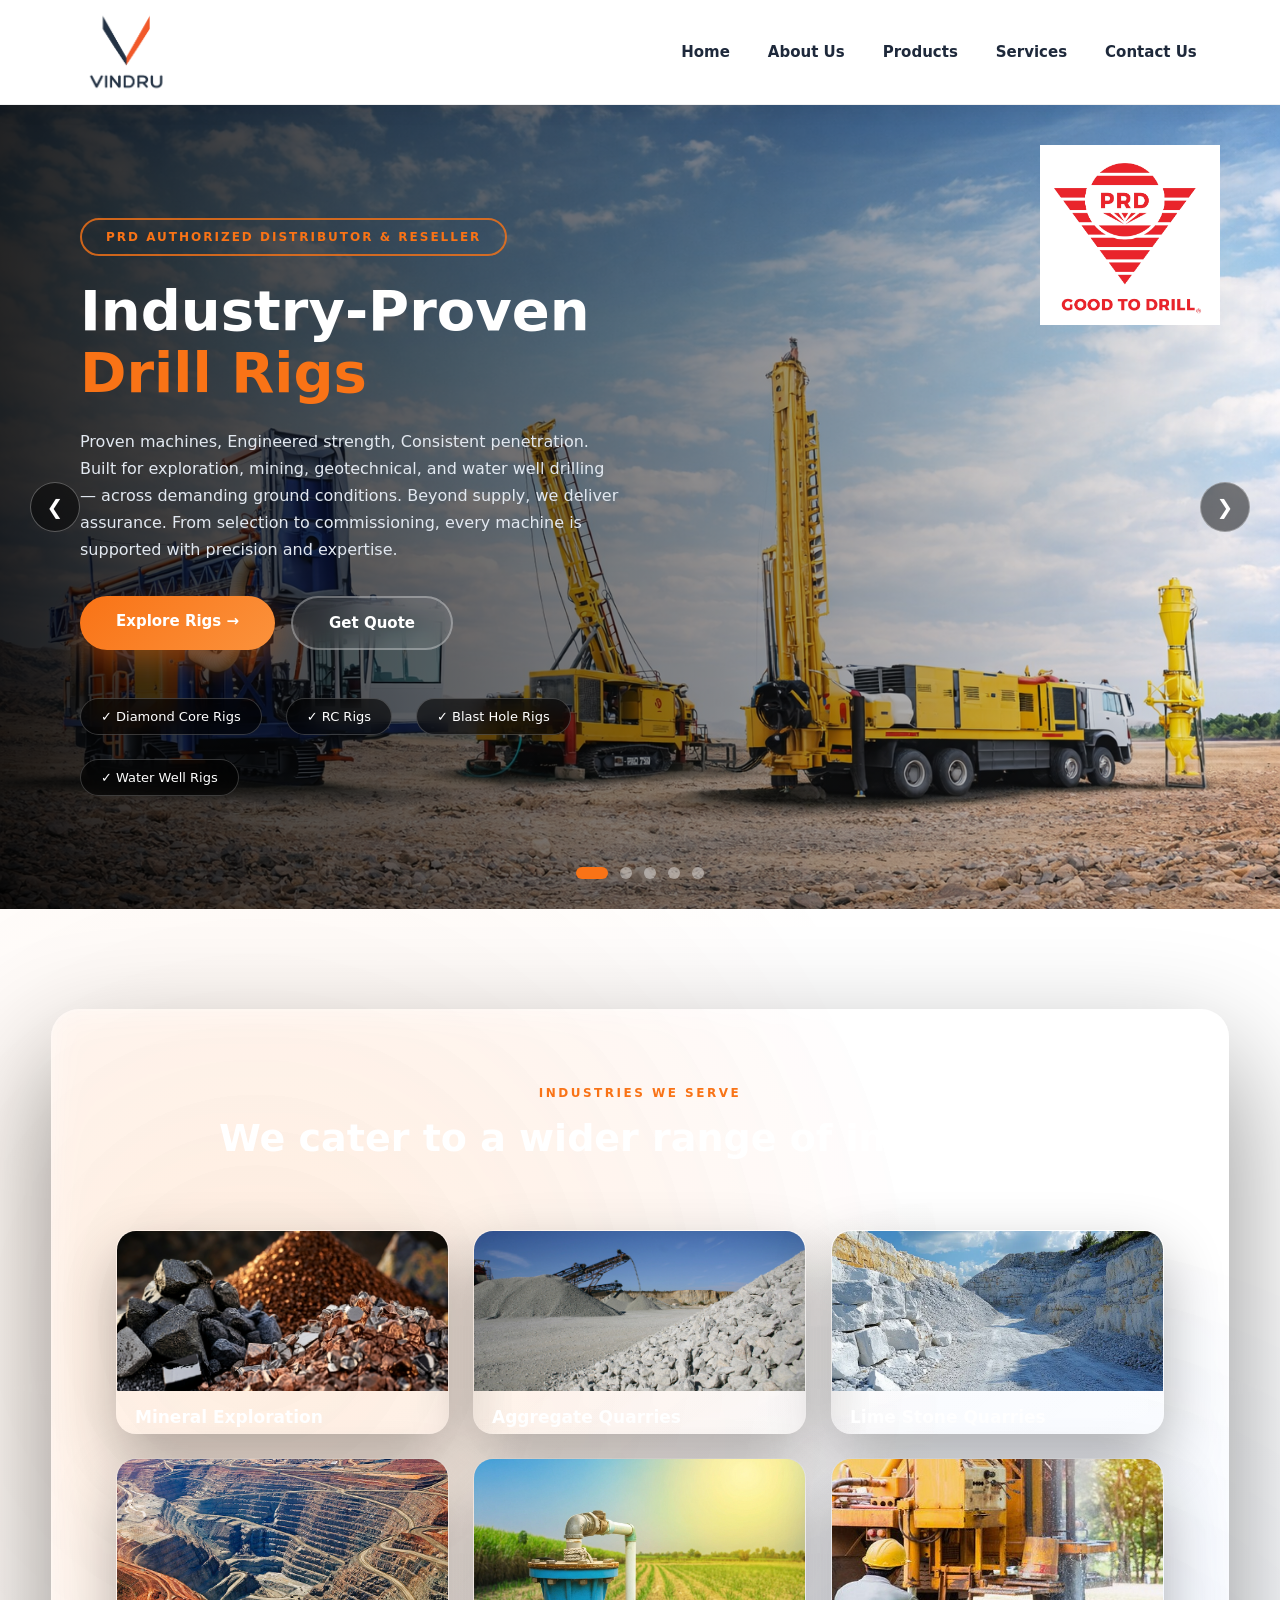
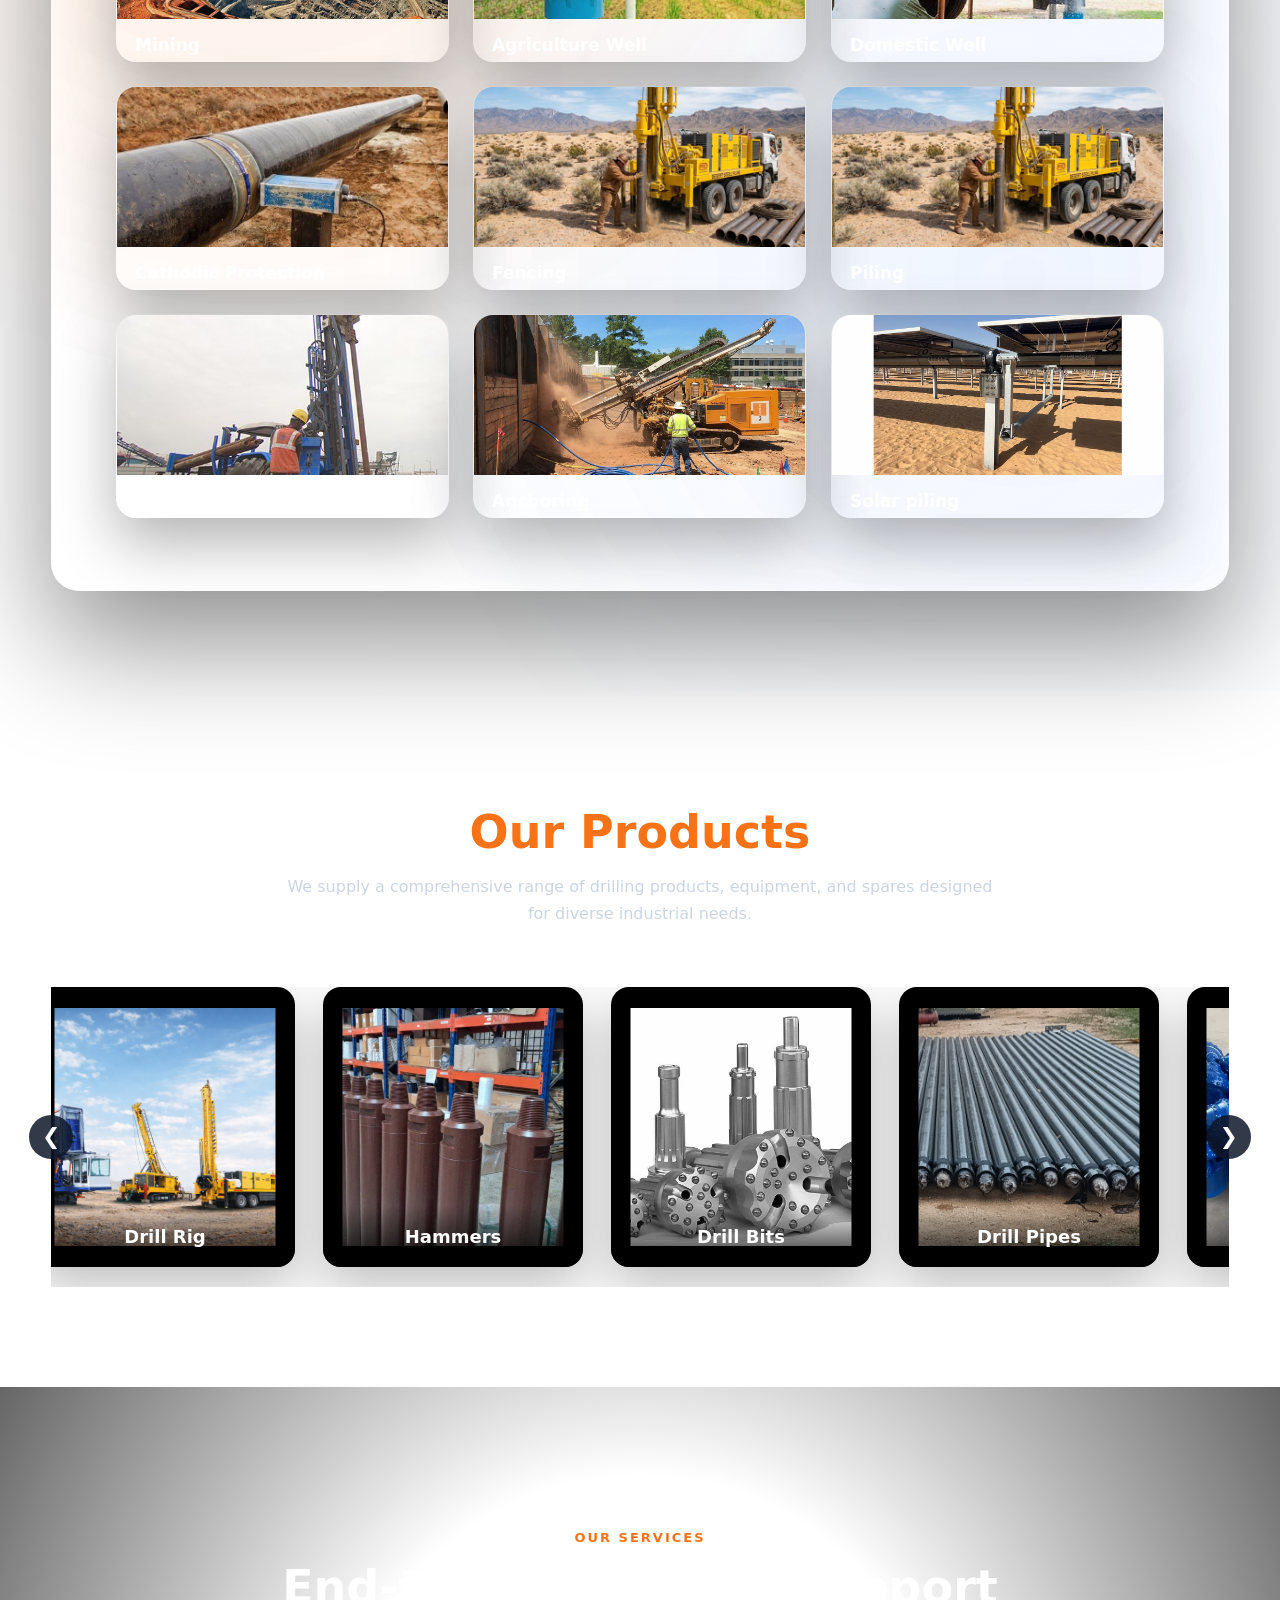
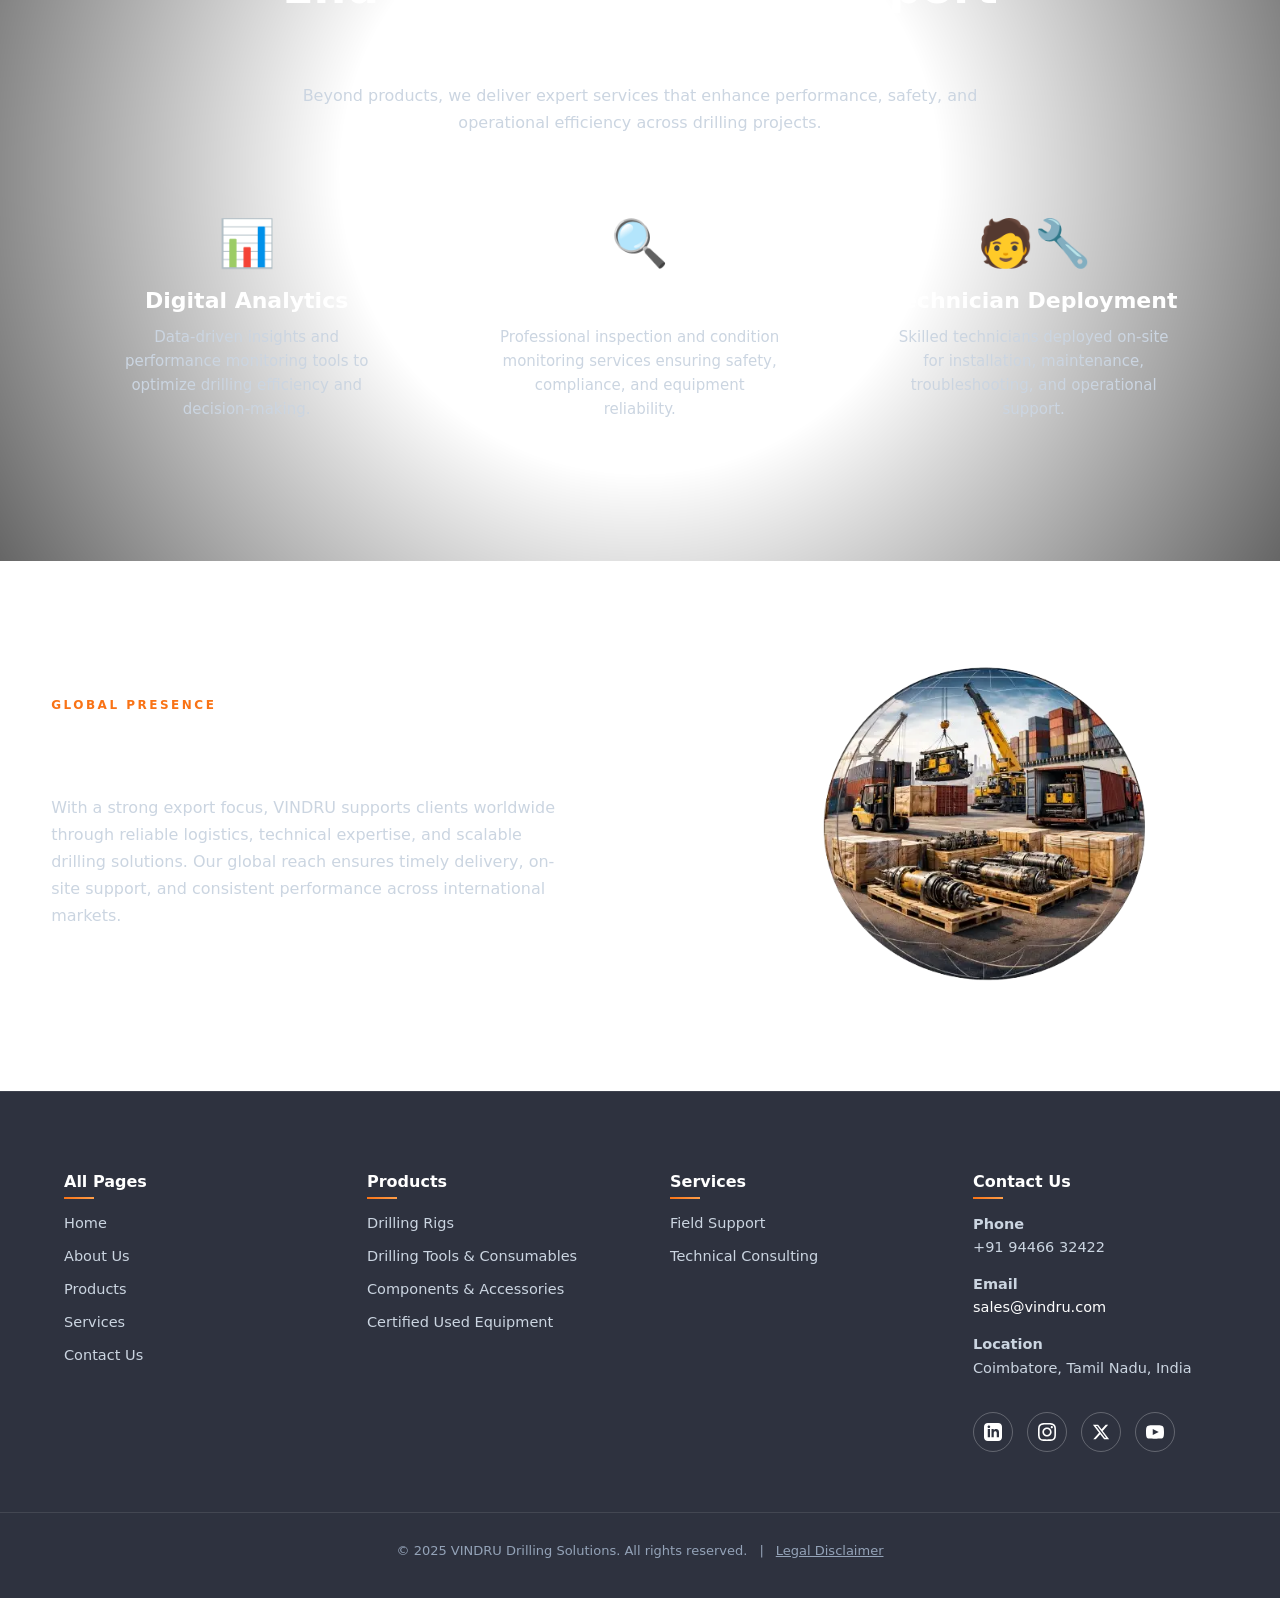
<file: index.html>
<!DOCTYPE html>
<html lang="en">
<head>
  <meta charset="UTF-8" />
  <meta name="viewport" content="width=device-width, initial-scale=1.0" />
  <meta name="description" content="VINDRU - Leading provider of industrial drilling solutions, equipment, and services for mining, construction, and water well applications worldwide.">
  <meta name="keywords" content="drilling solutions, industrial drilling, mining equipment, drill rigs, drilling tools, PRD distributor, drilling services">
  <meta name="author" content="VINDRU Drilling Solutions">
  
  <meta property="og:type" content="website">
  <meta property="og:title" content="VINDRU | Industrial Drilling Solutions">
  <meta property="og:description" content="Leading provider of drilling equipment, tools, and services for mining, construction, and water well applications.">
  <meta property="og:image" content="https://vindru.com/Vindru-LOGO-New.png">
  <meta property="og:url" content="https://vindru.com">
  
  <meta name="twitter:card" content="summary_large_image">
  <meta name="twitter:title" content="VINDRU | Industrial Drilling Solutions">
  <meta name="twitter:description" content="Professional drilling equipment and services for global industrial applications.">
  
  <link rel="icon" type="image/png" href="Vindru-LOGO-New.png">
  
  <title>VINDRU | Industrial Drilling Solutions</title>
  
  <link rel="preload" href="style.css" as="style">
  <link rel="preload" href="Vindru-LOGO-New.png" as="image">
  <link rel="preload" href="vindru-hero-1.png" as="image">
  <link rel="preload" href="vindru-hero-1-mobile.png" as="image" media="(max-width: 900px)">
  
  <link rel="stylesheet" href="style.css" />
  <link rel="stylesheet" href="mobile-fixes.css?v=3">
  <link rel="stylesheet" href="hero-carousel.css">
  
  <script type="application/ld+json">
  {
    "@context": "https://schema.org",
    "@type": "Organization",
    "name": "VINDRU Drilling Solutions",
    "url": "https://vindru.com",
    "logo": "https://vindru.com/Vindru-LOGO-New.png",
    "description": "Industrial drilling solutions provider",
    "address": {
      "@type": "PostalAddress",
      "addressLocality": "Coimbatore",
      "addressRegion": "Tamil Nadu",
      "addressCountry": "IN"
    },
    "contactPoint": {
      "@type": "ContactPoint",
      "telephone": "+91-94466-32422",
      "contactType": "Sales",
      "email": "sales@vindru.com"
    },
    "sameAs": [
      "https://www.linkedin.com/company/vindru",
      "https://www.instagram.com/vindru",
      "https://twitter.com/vindru",
      "https://www.youtube.com/@vindru"
    ]
  }
  </script>
</head>
<body>

<!-- NAVBAR -->
<header class="navbar">
  <div class="nav-container">
    <div class="logo">
      <img src="Vindru-LOGO-New.png" alt="VINDRU - Industrial Drilling Solutions Logo" width="120" height="72" loading="eager">
    </div>
    <nav class="nav-links">
      <a href="home.html">Home</a>
      <a href="about.html">About Us</a>
      <a href="products-new.html">Products</a>
      <a href="services.html">Services</a>
      <a href="contact.html">Contact Us</a>
    </nav>
    <button class="menu-toggle" id="menuToggle" aria-label="Toggle navigation menu" aria-expanded="false">
      <span aria-hidden="true"></span>
      <span aria-hidden="true"></span>
      <span aria-hidden="true"></span>
    </button>
  </div>
</header>

<div class="menu-overlay" id="menuOverlay" role="dialog" aria-label="Mobile navigation menu">
  <nav class="menu-links" role="navigation">
    <a href="home.html">Home</a>
    <a href="about.html">About Us</a>
    <a href="products-new.html">Products</a>
    <a href="services.html">Services</a>
    <a href="contact.html">Contact Us</a>
  </nav>
</div>

<!-- HERO CAROUSEL - DESKTOP -->
<section class="hero-carousel">
  <div class="hero-slides-wrapper">
    <div class="hero-slide active" style="background-image: url('vindru-hero-1.png')">
      <div class="hero-gradient"></div>
      <img src="prd-logo.webp" alt="PRD Logo" class="hero-logo">
      <div class="hero-container">
        <div class="hero-badge">PRD AUTHORIZED DISTRIBUTOR & RESELLER</div>
        <h1 class="hero-title">Industry-Proven <span class="hero-highlight">Drill Rigs</span></h1>
        <p class="hero-desc">Proven machines, Engineered strength, Consistent penetration.<br>Built for exploration, mining, geotechnical, and water well drilling — across demanding ground conditions. Beyond supply, we deliver assurance. From selection to commissioning, every machine is supported with precision and expertise.</p>
        <div class="hero-buttons">
          <a href="products-new.html#rigs-core" class="hero-btn-primary">Explore Rigs →</a>
          <a href="contact.html" class="hero-btn-secondary">Get Quote</a>
        </div>
        <div class="hero-features">
          <span>✓ Diamond Core Rigs</span>
          <span>✓ RC Rigs</span>
          <span>✓ Blast Hole Rigs</span>
          <span>✓ Water Well Rigs</span>
        </div>
      </div>
    </div>
    <div class="hero-slide" style="background-image: url('heroSlider2.png')">
      <div class="hero-gradient"></div>
      <div class="hero-container">
       
        <h1 class="hero-title">Drill Tools & <span class="hero-highlight">Components</span></h1>
        <p class="hero-desc">Complete range of drilling bits, hammers, rods, and accessories engineered for reliable penetration and consistent core recovery.<br>High-performance tools designed for demanding drilling operations across various ground conditions.</p>
        <div class="hero-buttons">
          <a href="products-new.html#drilling-tools" class="hero-btn-primary">Explore Tools →</a>
          <a href="contact.html" class="hero-btn-secondary">Get Quote</a>
        </div>
        <div class="hero-features">
          
          <span>✓ DTH Hammers</span>
          <span>✓ Drill Bits</span>
          <span>✓ Drill Rods</span>
          <span>✓ Core Accessories</span>
          <span>✓ Fishing Tools</span>
          <span>✓ Drilling Fluids & Additives</span>
        </div>
      </div>
    </div>
    <div class="hero-slide" style="background-image: url('heroSlide3.png')">
      <div class="hero-gradient"></div>
      <div class="hero-container">
       
        <h1 class="hero-title">Engines, Pumps & <span class="hero-highlight">Compressors</span></h1>
        <p class="hero-desc">Range of air compressors, booster systems, industrial engines and water pumps designed to support drilling operations.<br>Reliable power solutions for continuous drilling performance in challenging environments.</p>
        <div class="hero-buttons">
          <a href="products-new.html#components" class="hero-btn-primary">Explore Components →</a>
          <a href="contact.html" class="hero-btn-secondary">Get Quote</a>
        </div>
        <div class="hero-features">
          <span>✓ Air Compressors</span>
          <span>✓ Booster Systems</span>
          <span>✓ Industrial Engines</span>
          <span>✓ Water Pumps</span>
        </div>
      </div>
    </div>
    <div class="hero-slide" style="background-image: url('vindru-hero-4.png')">
      <div class="hero-gradient"></div>
      <div class="hero-container">
       
        <h1 class="hero-title">Used <span class="hero-highlight">Equipment</span></h1>
        <p class="hero-desc">High-quality refurbished and used drilling equipment at unmatched market prices. Each machine is carefully inspected and tested.<br>Reliable pre-owned equipment backed by thorough inspection and quality assurance.</p>
        <div class="hero-buttons">
          <a href="products-new.html#used-equipment" class="hero-btn-primary">View Equipment →</a>
          <a href="contact.html" class="hero-btn-secondary">Get Quote</a>
        </div>
        <div class="hero-features">
          <span>✓ Inspected</span>
          <span>✓ Tested</span>
          <span>✓ Certified</span>
          <span>✓ Warranty</span>
        </div>
      </div>
    </div>
    <div class="hero-slide" style="background-image: url('vindru-hero-5.png')">
      <div class="hero-gradient"></div>
      <div class="hero-container">
      
        <h1 class="hero-title">Expert <span class="hero-highlight">Services</span></h1>
        <p class="hero-desc">Specialized Drilling Consultation, Crew Deployment, and Machine Inspection Services designed to maximize performance.<br>Comprehensive support services to ensure optimal drilling operations and equipment reliability.</p>
        <div class="hero-buttons">
          <a href="services.html" class="hero-btn-primary">Our Services →</a>
          <a href="contact.html" class="hero-btn-secondary">Get Quote</a>
        </div>
        <div class="hero-features">
          <span>✓ Operational Support</span>
          <span>✓ Digital Support</span>
        </div>
      </div>
    </div>
  </div>
  <button class="hero-arrow left" onclick="changeSlide(-1)">&#10094;</button>
  <button class="hero-arrow right" onclick="changeSlide(1)">&#10095;</button>
  <div class="hero-dots">
    <span class="dot active" onclick="goToSlide(0)"></span>
    <span class="dot" onclick="goToSlide(1)"></span>
    <span class="dot" onclick="goToSlide(2)"></span>
    <span class="dot" onclick="goToSlide(3)"></span>
    <span class="dot" onclick="goToSlide(4)"></span>
  </div>
</section>

<!-- MOBILE HERO - VERTICAL SCROLL -->
<div class="mobile-hero">
  <div class="mobile-hero-section">
    <div class="mobile-hero-bg"><img src="vindru-hero-1-mobile.png" alt="Drill Rigs"></div>
    <div class="mobile-hero-overlay"></div>
    <div class="mobile-hero-content">
      <div class="mobile-hero-tag">PRD DISTRIBUTOR</div>
      <h1 class="mobile-hero-title">Drill Rigs</h1>
      <p class="mobile-hero-desc">VINDRU is an Authorised Distributor & Reseller of PRD Drilling Rigs. Built for exploration, mining, geotechnical, and water well drilling.</p>
    </div>
  </div>
  <div class="mobile-hero-section">
    <div class="mobile-hero-bg"><img src="vindru-hero-2-mobile.png" alt="Drill Tools"></div>
    <div class="mobile-hero-overlay"></div>
    <div class="mobile-hero-content">
      <h1 class="mobile-hero-title">Drill Tools & Components</h1>
      <p class="mobile-hero-desc">Complete range of drilling bits, hammers, rods, and accessories engineered for reliable penetration and consistent core recovery.</p>
    </div>
  </div>
  <div class="mobile-hero-section">
    <div class="mobile-hero-bg"><img src="vindru-hero-3-mobile.png" alt="Engines & Pumps"></div>
    <div class="mobile-hero-overlay"></div>
    <div class="mobile-hero-content">
      <h1 class="mobile-hero-title">Engines, Pumps & Compressors</h1>
      <p class="mobile-hero-desc">Range of air compressors, booster systems, industrial engines and water pumps designed to support drilling operations.</p>
    </div>
  </div>
  <div class="mobile-hero-section">
    <div class="mobile-hero-bg"><img src="vindru-hero-4.png" alt="Used Equipment"></div>
    <div class="mobile-hero-overlay"></div>
    <div class="mobile-hero-content">
      
      <h1 class="mobile-hero-title">Used Equipment</h1>
      <p class="mobile-hero-desc">High-quality refurbished and used drilling equipment at unmatched market prices. Each machine is carefully inspected and tested.</p>
    </div>
  </div>
  <div class="mobile-hero-section">
    <div class="mobile-hero-bg"><img src="vindru-hero-5-mobile.png" alt="Services"></div>
    <div class="mobile-hero-overlay"></div>
    <div class="mobile-hero-content">
      
      <h1 class="mobile-hero-title">Services</h1>
      <p class="mobile-hero-desc">Specialized Drilling Consultation, Crew Deployment, and Machine Inspection Services designed to maximize performance.</p>
    </div>
  </div>
  <div class="mobile-hero-pagination">
    <div class="mobile-hero-dot active"></div>
    <div class="mobile-hero-dot"></div>
    <div class="mobile-hero-dot"></div>
    <div class="mobile-hero-dot"></div>
    <div class="mobile-hero-dot"></div>
  </div>
</div>

<script>
let currentSlideIndex = 0;

function changeSlide(direction) {
  const slides = document.querySelectorAll('.hero-slide');
  const dots = document.querySelectorAll('.dot');
  slides[currentSlideIndex].classList.remove('active');
  dots[currentSlideIndex].classList.remove('active');
  currentSlideIndex += direction;
  if (currentSlideIndex >= slides.length) currentSlideIndex = 0;
  if (currentSlideIndex < 0) currentSlideIndex = slides.length - 1;
  slides[currentSlideIndex].classList.add('active');
  dots[currentSlideIndex].classList.add('active');
}

function goToSlide(index) {
  const slides = document.querySelectorAll('.hero-slide');
  const dots = document.querySelectorAll('.dot');
  slides[currentSlideIndex].classList.remove('active');
  dots[currentSlideIndex].classList.remove('active');
  currentSlideIndex = index;
  slides[currentSlideIndex].classList.add('active');
  dots[currentSlideIndex].classList.add('active');
}

setInterval(() => changeSlide(1), 5000);

if (window.innerWidth <= 900) {
  const sections = document.querySelectorAll('.mobile-hero-section');
  const dots = document.querySelectorAll('.mobile-hero-dot');
  const observer = new IntersectionObserver((entries) => {
    entries.forEach(entry => {
      if (entry.isIntersecting) {
        const index = Array.from(sections).indexOf(entry.target);
        dots.forEach((dot, i) => dot.classList.toggle('active', i === index));
      }
    });
  }, { threshold: 0.5 });
  sections.forEach(section => observer.observe(section));
}
</script>

<section class="industries-section reveal section full-width" id="industries">
  <div class="industries-glass">
    <div class="industries-container">
      <div class="industries-content reveal">
        <span class="section-tag">INDUSTRIES WE SERVE</span>
        <h2>We cater to a wider range of industries</h2>
       
      </div>
      <div class="industries-grid">
        <div class="industry-card reveal">
          <img src="Mineral Exploration.png" alt="Mineral exp" loading="lazy" width="400" height="300">
          <h3>Mineral Exploration </h3>
          
        </div>
        <div class="industry-card reveal">
          <img src="Aggregate Quarries.jpg" alt="Aggregate Quarries" loading="lazy" width="400" height="300">
          <h3>Aggregate Quarries</h3>
          
        </div>
        <div class="industry-card reveal">
          <img src="Lime Stone Quarries.png" alt="Lime Stone Quarries" loading="lazy" width="400" height="300">
          <h3>Lime Stone Quarries</h3>
         
        </div>
        <div class="industry-card reveal">
          <img src="Mining.jpg" alt="Mining" loading="lazy" width="400" height="300">
          <h3>Mining </h3>
          
        </div>
        <div class="industry-card reveal">
          <img src="Agriculture Well.png" alt="Agriculture Well" loading="lazy" width="400" height="300">
          <h3>Agriculture Well</h3>
          
        </div>
        <div class="industry-card reveal">
          <img src="Domestic Well.jpg" alt="Domestic Well" loading="lazy" width="400" height="300">
          <h3>Domestic Well</h3>
          
        </div>
        <div class="industry-card reveal">
          <img src="Cathodic Protection.jpg" alt="Cathodic Protection " loading="lazy" width="400" height="300">
          <h3>Cathodic Protection</h3>
         
        </div>
        <div class="industry-card reveal">
          <img src="Fencing Piling.png" alt="Fencing" loading="lazy" width="400" height="300">
          <h3>Fencing</h3>
          
        </div>
        <div class="industry-card reveal">
          <img src="Fencing Piling.png" alt="Piling" loading="lazy" width="400" height="300">
          <h3>Piling</h3>
          
        </div>
        <div class="industry-card reveal">
          <img src="Soil Testing.jpeg" alt="Soil Testing " loading="lazy" width="400" height="300">
          <h3>Soil Testing</h3>
          
        </div>
        <div class="industry-card reveal">
          <img src="Anchoring.png" alt="Anchoring" loading="lazy" width="400" height="300">
          <h3>Anchoring</h3>
          
        </div>
        <div class="industry-card reveal">
          <img src="Solar piling.png" alt="Solar piling" loading="lazy" width="400" height="300">
          <h3>Solar piling</h3>
          
        </div>
    </div>
</section>

<section class="products-section section full-width">
  <div class="container">
    <div class="products-header">
      
      <h2 class="section-title" style="color: #f97316;">Our Products</h2>
      <p class="section-subtitle">We supply a comprehensive range of drilling products, equipment, and spares designed for diverse industrial needs.</p>
    </div>
    <div class="products-wrapper">
      <button class="scroll-btn left" aria-label="Scroll left">&#10094;</button>
      <div class="products-scroll">
        <a href="products-new.html#rigs-core" class="product-card reveal"><div class="product-image"><img src="vindru-hero-1.png" alt="Drill Rig" loading="lazy" width="260" height="280"></div><h3>Drill Rig</h3></a>
        <a href="products-new.html#tools-hammers" class="product-card reveal"><div class="product-image"><img src="Hammers.png" alt="Hammers" loading="lazy" width="260" height="280"></div><h3>Hammers</h3></a>
        <a href="products-new.html#tools-bits" class="product-card reveal"><div class="product-image"><img src="DTH Bits.jpeg" alt="Drill Bits" loading="lazy" width="260" height="280"></div><h3>Drill Bits</h3></a>
        <a href="products-new.html#tools-rods" class="product-card reveal"><div class="product-image"><img src="Drill Pipes.jpg" alt="Drill Pipes" loading="lazy" width="260" height="280"></div><h3>Drill Pipes</h3></a>
        <a href="products-new.html#tools-accessories" class="product-card reveal"><div class="product-image"><img src="ROTARY-OG.webp" alt="Rotary Tools" loading="lazy" width="260" height="280"></div><h3>Rotary Tools</h3></a>
        <a href="products-new.html#comp-compressors" class="product-card reveal"><div class="product-image"><img src="compressors.png" alt="Compressors & Pumps" loading="lazy" width="260" height="280"></div><h3>Compressors & Pumps</h3></a>
        <a href="products-new.html#comp-boosters" class="product-card reveal"><div class="product-image"><img src="ENGINE-OG.webp" alt="Engines" loading="lazy" width="260" height="280"></div><h3>Engines</h3></a>
        <a href="products-new.html#tools-fluids" class="product-card reveal"><div class="product-image"><img src="consumables.png" alt="Consumables" loading="lazy" width="260" height="280"></div><h3>Consumables</h3></a>
        <a href="products-new.html#comp-spares" class="product-card reveal"><div class="product-image"><img src="spares.png" alt="Other Spares" loading="lazy" width="260" height="280"></div><h3>Other Spares</h3></a>
        <a href="products-new.html#rigs" class="product-card reveal"><div class="product-image"><img src="USED-OG.webp" alt="Used Certified Equipment" loading="lazy" width="260" height="280"></div><h3>Used Certified Equipments</h3></a>
      </div>
      <button class="scroll-btn right" aria-label="Scroll right">&#10095;</button>
    </div>
</section>

<section class="services-section section full-width" id="services">
  <div class="services-header reveal">
    <span class="services-tag">OUR SERVICES</span>
    <h2 class="section-title">End-to-End Drilling Support Services</h2>
    <p class="section-subtitle">Beyond products, we deliver expert services that enhance performance, safety, and operational efficiency across drilling projects.</p>
  </div>
  <div class="services-grid">
    <div class="service-card reveal"><div class="service-icon">📊</div><h3>Digital Analytics</h3><p>Data-driven insights and performance monitoring tools to optimize drilling efficiency and decision-making.</p></div>
    <div class="service-card reveal"><div class="service-icon">🔍</div><h3>Inspection Services</h3><p>Professional inspection and condition monitoring services ensuring safety, compliance, and equipment reliability.</p></div>
    <div class="service-card reveal"><div class="service-icon">🧑🔧</div><h3>Technician Deployment</h3><p>Skilled technicians deployed on-site for installation, maintenance, troubleshooting, and operational support.</p></div>
</section>

<section class="global-section reveal section full-width">
  <div class="global-container">
    <div class="global-content">
      <span class="section-tag">GLOBAL PRESENCE</span>
      <h2>Supply Across the Globe</h2>
      <p>With a strong export focus, VINDRU supports clients worldwide through reliable logistics, technical expertise, and scalable drilling solutions. Our global reach ensures timely delivery, on-site support, and consistent performance across international markets.</p>
    </div>
    <div class="global-image">
      <img src="global-2.webp" alt="Global Presence Map" loading="lazy" width="600" height="450">
    </div>
</section>

<footer class="vindru-footer">
  <div class="footer-wrapper">
    <div class="footer-container">
      <div class="footer-col">
        <h4>All Pages</h4>
        <ul>
          <li><a href="home.html">Home</a></li>
          <li><a href="about.html">About Us</a></li>
          <li><a href="products-new.html">Products</a></li>
          <li><a href="services.html">Services</a></li>
          <li><a href="contact.html">Contact Us</a></li>
        </ul>
      </div>
      <div class="footer-col">
        <h4>Products</h4>
        <ul>
          <li><a href="products-new.html#vin-saver">Drilling Rigs</a></li>
          <li><a href="products-new.html#drilling-tools">Drilling Tools & Consumables</a></li>
          <li><a href="products-new.html#components">Components & Accessories</a></li>
          <li><a href="products-new.html#used-equipment">Certified Used Equipment</a></li>
        </ul>
      </div>
      <div class="footer-col">
        <h4>Services</h4>
        <ul>
          <li><a href="services.html#field-support">Field Support</a></li>
          <li><a href="services.html#technical-consulting">Technical Consulting</a></li>
        </ul>
      </div>
      <div class="footer-col footer-contact">
        <h4>Contact Us</h4>
        <p><strong>Phone</strong><br>+91 94466 32422</p>
        <p><strong>Email</strong><br><a href="mailto:sales@vindru.com">sales@vindru.com</a></p>
        <p><strong>Location</strong><br>Coimbatore, Tamil Nadu, India</p>
        <div class="footer-socials">
          <a href="https://www.linkedin.com/company/vindru" target="_blank" rel="noopener" aria-label="LinkedIn"><svg width="18" height="18" fill="currentColor" viewBox="0 0 24 24"><path d="M19 0h-14c-2.761 0-5 2.239-5 5v14c0 2.761 2.239 5 5 5h14c2.762 0 5-2.239 5-5v-14c0-2.761-2.238-5-5-5zm-11 19h-3v-11h3v11zm-1.5-12.268c-.966 0-1.75-.79-1.75-1.764s.784-1.764 1.75-1.764 1.75.79 1.75 1.764-.783 1.764-1.75 1.764zm13.5 12.268h-3v-5.604c0-3.368-4-3.113-4 0v5.604h-3v-11h3v1.765c1.396-2.586 7-2.777 7 2.476v6.759z"/></svg></a>
          <a href="https://www.instagram.com/vindru" target="_blank" rel="noopener" aria-label="Instagram"><svg width="18" height="18" fill="currentColor" viewBox="0 0 24 24"><path d="M12 2.163c3.204 0 3.584.012 4.85.07 3.252.148 4.771 1.691 4.919 4.919.058 1.265.069 1.645.069 4.849 0 3.205-.012 3.584-.069 4.849-.149 3.225-1.664 4.771-4.919 4.919-1.266.058-1.644.07-4.85.07-3.204 0-3.584-.012-4.849-.07-3.26-.149-4.771-1.699-4.919-4.92-.058-1.265-.07-1.644-.07-4.849 0-3.204.013-3.583.07-4.849.149-3.227 1.664-4.771 4.919-4.919 1.266-.057 1.645-.069 4.849-.069zm0-2.163c-3.259 0-3.667.014-4.947.072-4.358.2-6.78 2.618-6.98 6.98-.059 1.281-.073 1.689-.073 4.948 0 3.259.014 3.668.072 4.948.2 4.358 2.618 6.78 6.98 6.98 1.281.058 1.689.072 4.948.072 3.259 0 3.668-.014 4.948-.072 4.354-.2 6.782-2.618 6.979-6.98.059-1.28.073-1.689.073-4.948 0-3.259-.014-3.667-.072-4.947-.196-4.354-2.617-6.78-6.979-6.98-1.281-.059-1.69-.073-4.949-.073zm0 5.838c-3.403 0-6.162 2.759-6.162 6.162s2.759 6.163 6.162 6.163 6.162-2.759 6.162-6.163c0-3.403-2.759-6.162-6.162-6.162zm0 10.162c-2.209 0-4-1.79-4-4 0-2.209 1.791-4 4-4s4 1.791 4 4c0 2.21-1.791 4-4 4zm6.406-11.845c-.796 0-1.441.645-1.441 1.44s.645 1.44 1.441 1.44c.795 0 1.439-.645 1.439-1.44s-.644-1.44-1.439-1.44z"/></svg></a>
          <a href="https://twitter.com/vindru" target="_blank" rel="noopener" aria-label="X (Twitter)"><svg width="18" height="18" fill="currentColor" viewBox="0 0 24 24"><path d="M18.244 2.25h3.308l-7.227 8.26 8.502 11.24H16.17l-5.214-6.817L4.99 21.75H1.68l7.73-8.835L1.254 2.25H8.08l4.713 6.231zm-1.161 17.52h1.833L7.084 4.126H5.117z"/></svg></a>
          <a href="https://www.youtube.com/@vindru" target="_blank" rel="noopener" aria-label="YouTube"><svg width="18" height="18" fill="currentColor" viewBox="0 0 24 24"><path d="M19.615 3.184c-3.604-.246-11.631-.245-15.23 0-3.897.266-4.356 2.62-4.385 8.816.029 6.185.484 8.549 4.385 8.816 3.6.245 11.626.246 15.23 0 3.897-.266 4.356-2.62 4.385-8.816-.029-6.185-.484-8.549-4.385-8.816zm-10.615 12.816v-8l8 3.993-8 4.007z"/></svg></a>
        </div>
      </div>
    </div>
    <div class="footer-bottom">
      © 2025 VINDRU Drilling Solutions. All rights reserved.
      <span class="footer-separator">|</span>
      <button id="openLegal" class="footer-legal-link">Legal Disclaimer</button>
    </div>
  </div>
</footer>

<!-- Legal Disclaimer Modal -->
<div id="legalModal" class="legal-modal">
  <div class="legal-box">
    <button class="legal-close" id="closeLegal">&times;</button>
    <h2>Legal Disclaimer</h2>
    <div class="legal-scroll">
      <h4>Legal Disclaimer</h4>
      <p>VINDRU (Vindru Drilling Solutions Corp) provides access to information and materials (the "Information") on www.vindru.com, subject to the Terms of Use and this Disclaimer. By accessing or using this Website, you acknowledge and agree to be bound by the Terms of Use and this Disclaimer. If you do not agree with these terms, you are advised not to access or use the Website.</p>
      <h4>Copyright</h4>
      <p>© Vindru Drilling Solutions Corp. 2025. All rights reserved. Except as expressly permitted in this Website, no part of the information or content may be reproduced, distributed, or transmitted in any form or by any means without the prior written consent of VINDRU.</p>
      <h4>Trademarks</h4>
      <p>VINDRU, including the VINDRU name, logos, graphics, service marks, and "vindru.com," are trademarks of VINDRU. Except as expressly permitted herein, these trademarks may not be used without prior written authorization from VINDRU.</p>
      <h4>Website Access and Use</h4>
      <p>Subject to the terms and conditions outlined in the Terms of Use and this Disclaimer, VINDRU grants you a limited, non-exclusive, non-transferable, and restricted right to access, use, and display this Website and its contents.</p>
      <h4>Third-Party Links</h4>
      <p>This Website may contain links to third-party websites that are not under the control of VINDRU. VINDRU assumes no responsibility or liability for the content, accuracy, or functionality of any external websites accessible through such links.</p>
      <h4>Governing Law and Jurisdiction</h4>
      <p>By accessing this Website, you agree that all matters arising out of or relating to this Website, including any disputes involving VINDRU, shall be governed by the laws of the Republic of India. You also agree to submit to the exclusive jurisdiction of the courts located in Coimbatore, Tamil Nadu.</p>
    </div>
  </div>
</div>

<script>
const elements = document.querySelectorAll('.reveal, .reveal-left, .reveal-right, .reveal-delay');
const observer = new IntersectionObserver(entries => { entries.forEach(entry => { if (entry.isIntersecting) { entry.target.classList.add('active'); observer.unobserve(entry.target); } }); }, { threshold: 0.15 });
elements.forEach(el => observer.observe(el));
</script>

<script src="products-scroll.js"></script>
<script src="reveal.js"></script>

<script>
const toggle = document.getElementById("menuToggle");
const overlay = document.getElementById("menuOverlay");
toggle.addEventListener("click", () => { overlay.classList.toggle("active"); });
overlay.addEventListener("click", () => { overlay.classList.remove("active"); });
</script>

<script>
const openLegal = document.getElementById("openLegal");
const closeLegal = document.getElementById("closeLegal");
const modal = document.getElementById("legalModal");

if(openLegal && closeLegal && modal) {
  openLegal.onclick = () => modal.classList.add("active");
  closeLegal.onclick = () => modal.classList.remove("active");
  modal.onclick = e => {
    if(e.target === modal) modal.classList.remove("active");
  };
}
</script>

</body>
</html>
</file>
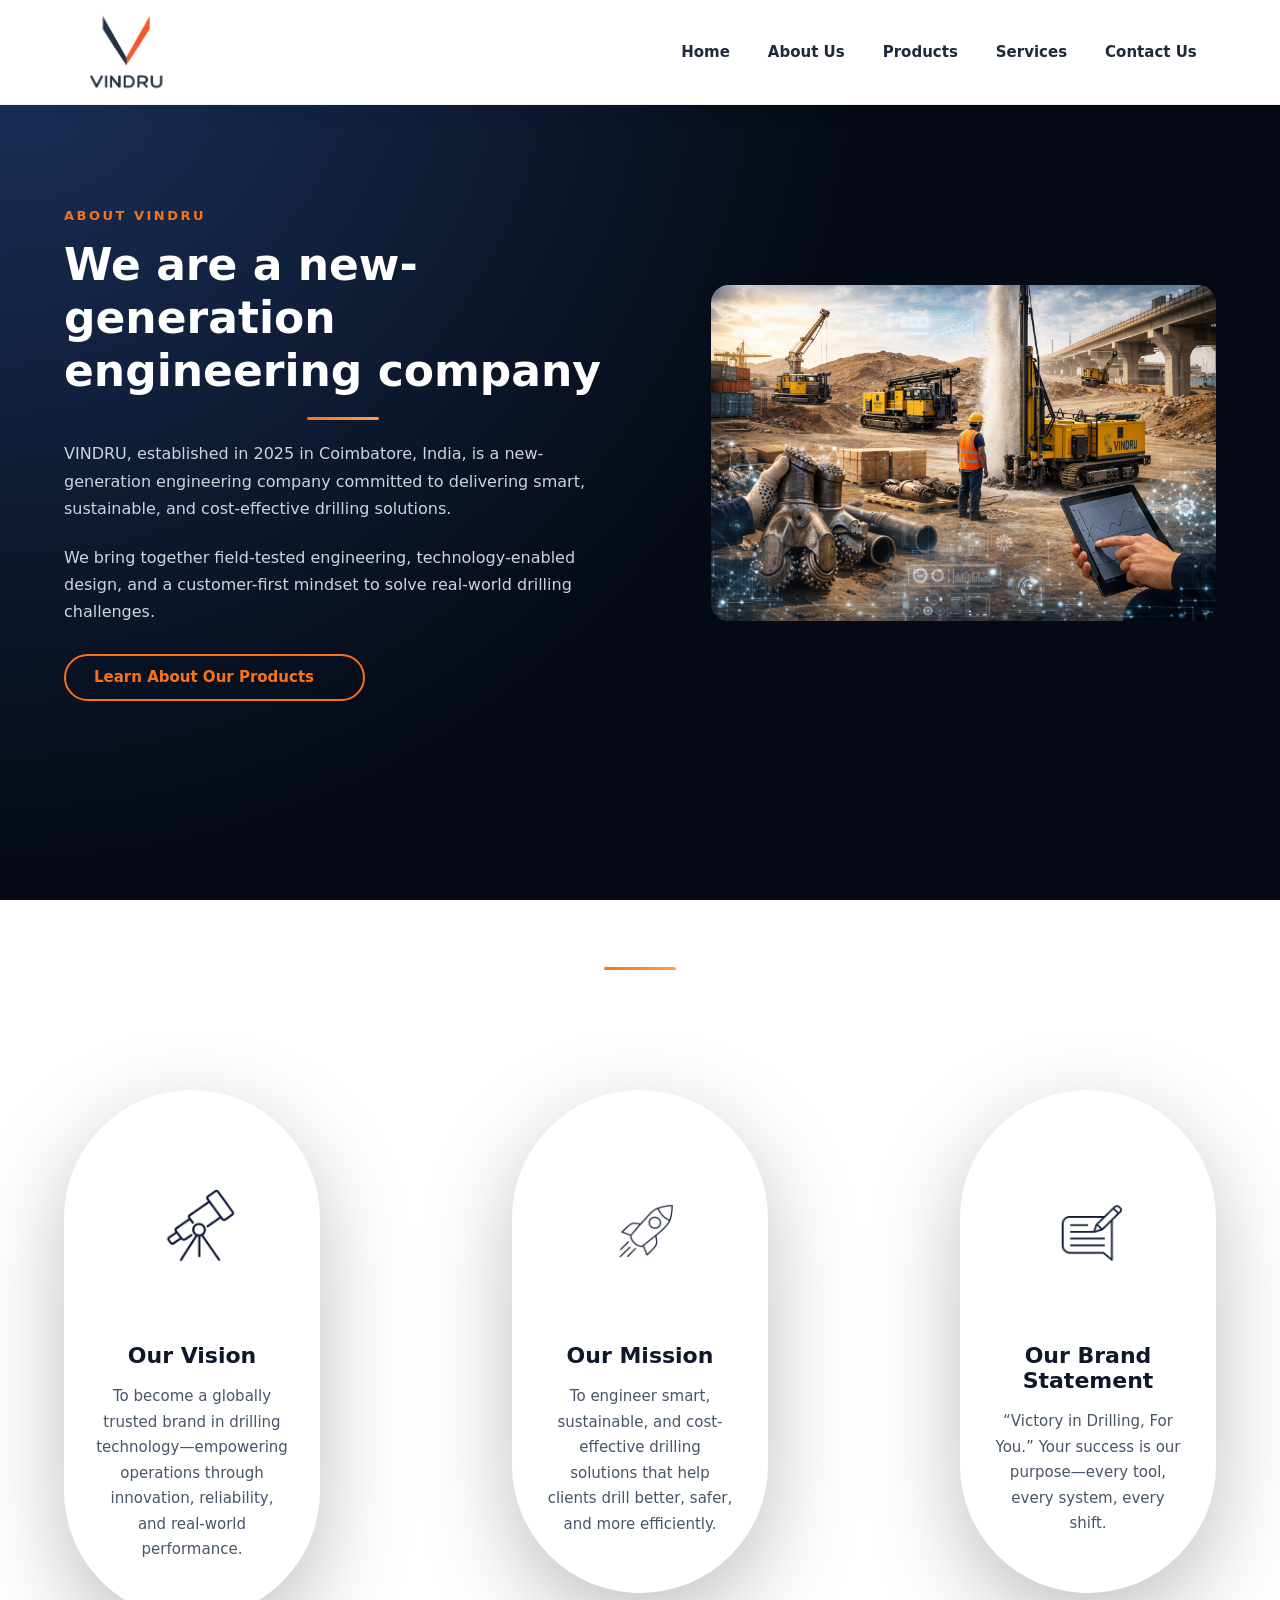
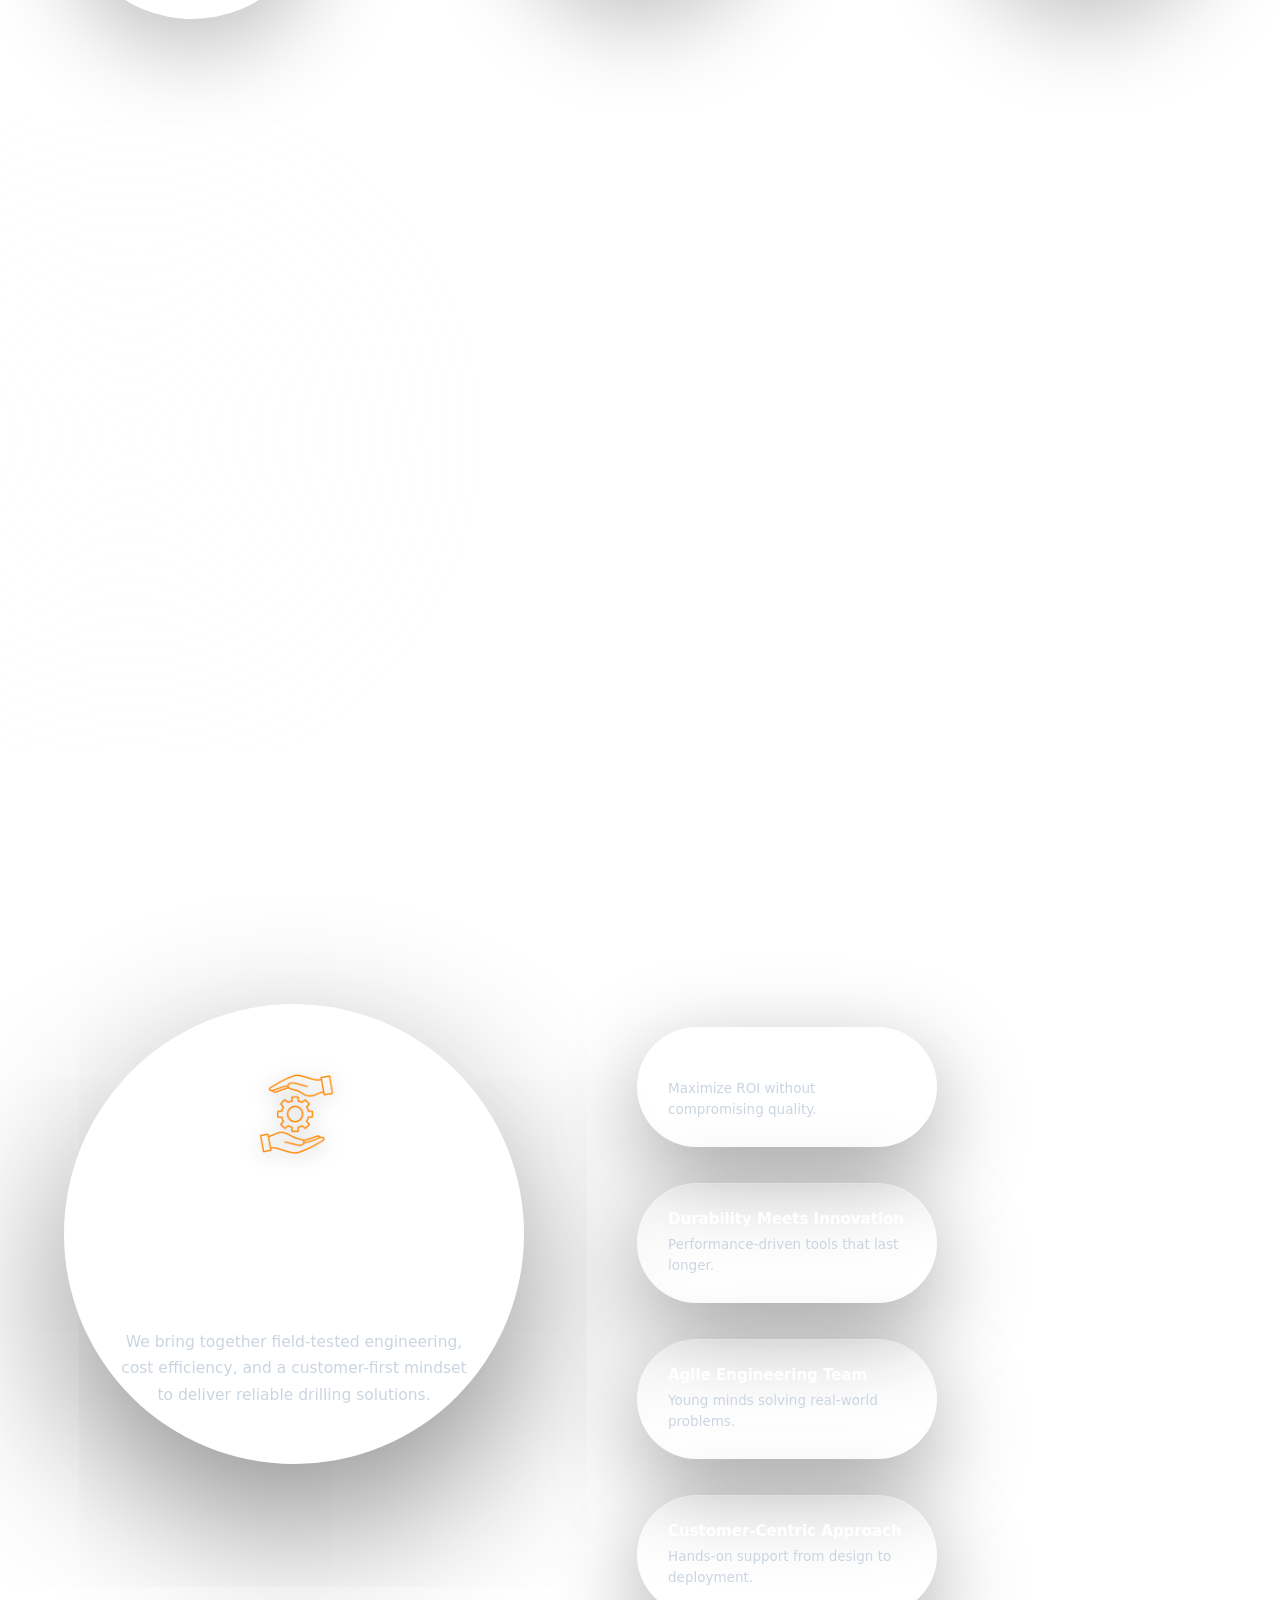
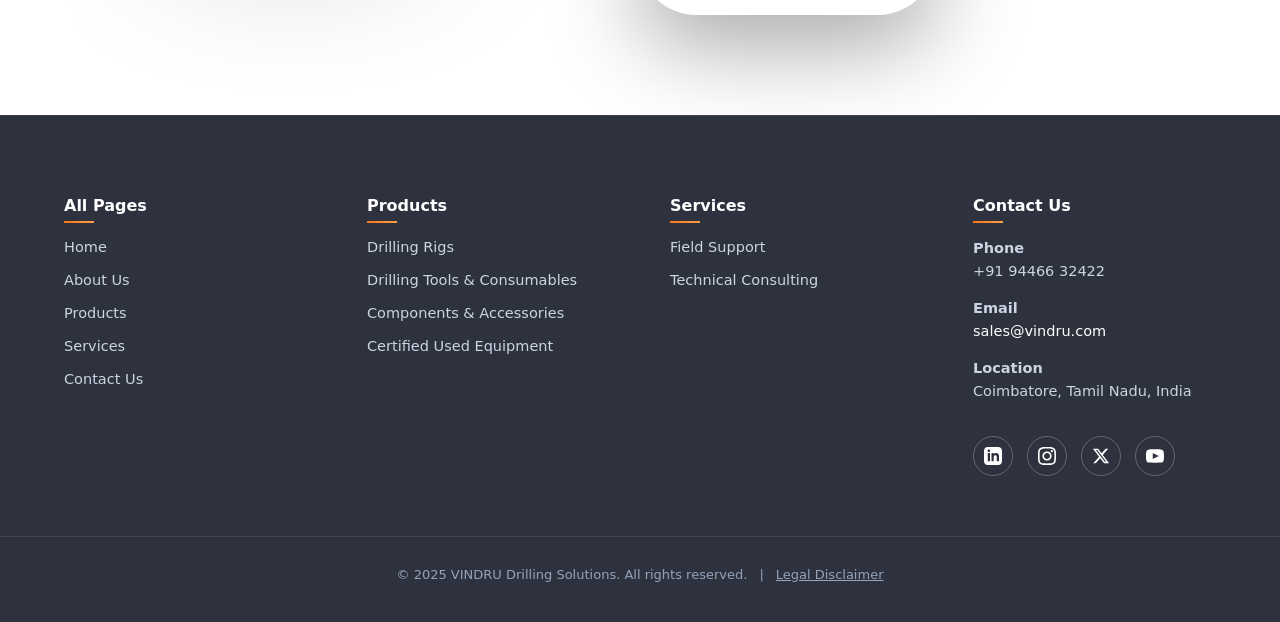
<file: about.html>
<!DOCTYPE html>
<html lang="en">
<head>
  <meta charset="UTF-8" />
  <meta name="viewport" content="width=device-width, initial-scale=1.0" />
  <meta name="description" content="Learn about VINDRU - A new-generation engineering company delivering smart, sustainable drilling solutions. Discover our vision, mission, and commitment to excellence.">
  <meta name="keywords" content="VINDRU about, drilling company, engineering solutions, drilling technology, industrial equipment, mining solutions">
  <meta name="author" content="VINDRU Drilling Solutions">
  
  <!-- Open Graph / Social Media -->
  <meta property="og:type" content="website">
  <meta property="og:title" content="About VINDRU | Industrial Drilling Solutions">
  <meta property="og:description" content="New-generation engineering company committed to delivering smart, sustainable, and cost-effective drilling solutions worldwide.">
  <meta property="og:image" content="https://vindru.com/Vindru-LOGO-New.png">
  <meta property="og:url" content="https://vindru.com/about.html">
  
  <!-- Twitter Card -->
  <meta name="twitter:card" content="summary_large_image">
  <meta name="twitter:title" content="About VINDRU | Industrial Drilling Solutions">
  <meta name="twitter:description" content="New-generation engineering company delivering smart drilling solutions.">
  
  <!-- Favicon -->
  <link rel="icon" type="image/png" href="Vindru-LOGO-New.png">
  
  <title>About Us | VINDRU - Industrial Drilling Solutions</title>
  
  <!-- Preload critical assets -->
  <link rel="preload" href="style.css" as="style">
  <link rel="preload" href="about.css" as="style">

  <!-- Global Styles -->
  <link rel="stylesheet" href="style.css">
  <link rel="stylesheet" href="about.css">
</head>

<body>

<!-- ================= NAVBAR ================= -->
<header class="navbar">
  <div class="nav-container">

    <div class="logo">
      <img src="Vindru-LOGO-New.png" alt="VINDRU">
    </div>

    <!-- DESKTOP MENU -->
    <nav class="nav-links">
      <a href="index.html">Home</a>
      <a href="about.html">About Us</a>
      <a href="products-new.html">Products</a>
      <a href="services.html">Services</a>
      <a href="contact.html">Contact Us</a>
    </nav>

    <!-- MOBILE HAMBURGER -->
    <div class="menu-toggle" id="menuToggle">
      <span></span>
      <span></span>
      <span></span>
    </div>

  </div>
</header>

<div class="menu-overlay" id="menuOverlay">
  <nav class="menu-links">
    <a href="index.html">Home</a>
    <a href="about.html">About Us</a>
    <a href="products-new.html">Products</a>
    <a href="services.html">Services</a>
    <a href="contact.html">Contact Us</a>
  </nav>
</div>

<main class="about-page">

<!-- ================= ABOUT VINDRU ================= -->
<section class="about-hero section full-width">
  <div class="container about-hero-grid">

    <!-- TEXT FROM LEFT -->
    <div class="about-hero-content reveal reveal-left">
      <span class="section-tag">ABOUT VINDRU</span>

      <h2>We are a new-generation engineering company</h2>
      <div class="accent-line"></div>

      <p>
        VINDRU, established in 2025 in Coimbatore, India, is a new-generation engineering company
        committed to delivering smart, sustainable, and cost-effective drilling solutions.
      </p>

      <p>
        We bring together field-tested engineering, technology-enabled design,
        and a customer-first mindset to solve real-world drilling challenges.
      </p>

      <div class="about-cta">
        <a href="products-new.html" class="btn-outline">Learn About Our Products</a>
      </div>
    </div>

    <!-- IMAGE FROM RIGHT -->
    <div class="about-hero-image reveal reveal-right delay-1">
      <img src="about us.png" alt="VINDRU Engineering Operations" loading="lazy" width="600" height="400">
    </div>

  </div>
</section>

<!-- ================= WHAT VINDRU MEANS ================= -->
<!-- ================= WHAT VINDRU MEANS ================= -->
<section class="about-vision-mission section full-width">
  <div class="container vm-header">

    <h2 class="section-heading reveal">What VINDRU Means</h2>
    <div class="accent-line reveal delay-1"></div>

    <div class="vision-mission-grid">

      <div class="vm-card reveal reveal-scale delay-1">
        <div class="vm-illustration">
          <img src="vision.png" alt="Our Vision" loading="lazy" width="200" height="200">
        </div>
        <h3>Our Vision</h3>
        <p>
          To become a globally trusted brand in drilling technology—empowering operations
          through innovation, reliability, and real-world performance.
        </p>
      </div>

      <div class="vm-card reveal reveal-scale delay-2">
        <div class="vm-illustration">
          <img src="mission.png" alt="Our Mission" loading="lazy" width="200" height="200">
        </div>
        <h3>Our Mission</h3>
        <p>
          To engineer smart, sustainable, and cost-effective drilling solutions that help
          clients drill better, safer, and more efficiently.
        </p>
      </div>

      <div class="vm-card reveal reveal-scale delay-3">
        <div class="vm-illustration">
          <img src="state.png" alt="Our Brand Statement" loading="lazy" width="200" height="200">
        </div>
        <h3>Our Brand Statement</h3>
        <p>
          “Victory in Drilling, For You.”  
          Your success is our purpose—every tool, every system, every shift.
        </p>
      </div>

    </div>

  </div>
</section>

<!-- ================= WHY VINDRU ================= -->
<section class="about-why section full-width">
  <div class="container why-layout">

    <!-- IMAGE FROM LEFT -->
    <div class="why-visual reveal reveal-left">
      <img src="why.png" alt="Why VINDRU" loading="lazy" width="460" height="460">
    </div>

    <!-- CONTENT FROM RIGHT -->
    <div class="why-content reveal reveal-right delay-1">
      <h2>Why VINDRU</h2>
      

      <div class="why-item reveal delay-2">
        <h3>Quality</h3>
        <p>Our products are manufactured to the highest standards of craftsmanship.</p>
      </div>

      <div class="why-item reveal delay-3">
        <h3>Innovation</h3>
        <p>Continuously evolving to integrate the latest advancements.</p>
      </div>

      <div class="why-item reveal delay-4">
        <h3>Customer Focus</h3>
        <p>Prioritizing your satisfaction in every aspect of our operations.</p>
      </div>
    </div>

  </div>
</section>

<!-- ================= UNIQUE VALUE ================= -->
<section class="unique-value section full-width">
  <div class="container uv-wrapper">

    <!-- LEFT -->
    <div class="uv-left reveal reveal-scale">
      <div class="uv-main-circle">
        <div class="uv-main-content">
          <img src="unique.png" alt="Value Icon" class="uv-main-image" loading="lazy" width="120" height="120">

          <h2>Our Unique<br>Value Proposition</h2>
          

          <p>
            We bring together field-tested engineering, cost efficiency,
            and a customer-first mindset to deliver reliable drilling solutions.
          </p>
        </div>
      </div>
    </div>

    <!-- RIGHT -->
    <div class="uv-right">

      <div class="uv-pill reveal delay-1">
        <h4>Custom Engineered Solutions</h4>
        <p>Designed for site-specific drilling needs.</p>
      </div>

      <div class="uv-pill reveal delay-2">
        <h4>Cost-Effective & Scalable</h4>
        <p>Maximize ROI without compromising quality.</p>
      </div>

      <div class="uv-pill reveal delay-3">
        <h4>Durability Meets Innovation</h4>
        <p>Performance-driven tools that last longer.</p>
      </div>

      <div class="uv-pill reveal delay-4">
        <h4>Agile Engineering Team</h4>
        <p>Young minds solving real-world problems.</p>
      </div>

      <div class="uv-pill reveal delay-4">
        <h4>Customer-Centric Approach</h4>
        <p>Hands-on support from design to deployment.</p>
      </div>

    </div>

  </div>
</section>

<!-- ================= CONTACT ================= -->
<footer class="vindru-footer">

  <div class="footer-container">

    <!-- ALL PAGES -->
    <div class="footer-col">
      <h4>All Pages</h4>
      <ul>
        <li><a href="index.html">Home</a></li>
        <li><a href="about.html">About Us</a></li>
        <li><a href="products-new.html">Products</a></li>
        <li><a href="services.html">Services</a></li>
        <li><a href="contact.html">Contact Us</a></li>
      </ul>
    </div>

    <!-- PRODUCTS -->
    <div class="footer-col">
      <h4>Products</h4>
      <ul>
        <li><a href="products-new.html#vin-saver">Drilling Rigs</a></li>
        <li><a href="products-new.html#drilling-tools">Drilling Tools & Consumables</a></li>
        <li><a href="products-new.html#components">Components & Accessories</a></li>
        <li><a href="products-new.html#used-equipment">Certified Used Equipment</a></li>
      </ul>
    </div>

    <!-- SERVICES -->
    <div class="footer-col">
      <h4>Services</h4>
      <ul>
        <li><a href="services.html#field-support">Field Support</a></li>
        <li><a href="services.html#technical-consulting">Technical Consulting</a></li>
      </ul>
    </div>

    <!-- CONTACT -->
    <div class="footer-col footer-contact">
      <h4>Contact Us</h4>

      <p><strong>Phone</strong><br>+91 94466 32422</p>
      <p><strong>Email</strong><br><a href="mailto:sales@vindru.com">sales@vindru.com</a></p>
      <p><strong>Location</strong><br>Coimbatore, Tamil Nadu, India</p>

      <div class="footer-socials">
        <a href="https://www.linkedin.com/company/vindru" target="_blank" rel="noopener" aria-label="LinkedIn">
          <svg width="18" height="18" fill="currentColor" viewBox="0 0 24 24"><path d="M19 0h-14c-2.761 0-5 2.239-5 5v14c0 2.761 2.239 5 5 5h14c2.762 0 5-2.239 5-5v-14c0-2.761-2.238-5-5-5zm-11 19h-3v-11h3v11zm-1.5-12.268c-.966 0-1.75-.79-1.75-1.764s.784-1.764 1.75-1.764 1.75.79 1.75 1.764-.783 1.764-1.75 1.764zm13.5 12.268h-3v-5.604c0-3.368-4-3.113-4 0v5.604h-3v-11h3v1.765c1.396-2.586 7-2.777 7 2.476v6.759z"/></svg>
        </a>
        <a href="https://www.instagram.com/vindru" target="_blank" rel="noopener" aria-label="Instagram">
          <svg width="18" height="18" fill="currentColor" viewBox="0 0 24 24"><path d="M12 2.163c3.204 0 3.584.012 4.85.07 3.252.148 4.771 1.691 4.919 4.919.058 1.265.069 1.645.069 4.849 0 3.205-.012 3.584-.069 4.849-.149 3.225-1.664 4.771-4.919 4.919-1.266.058-1.644.07-4.85.07-3.204 0-3.584-.012-4.849-.07-3.26-.149-4.771-1.699-4.919-4.92-.058-1.265-.07-1.644-.07-4.849 0-3.204.013-3.583.07-4.849.149-3.227 1.664-4.771 4.919-4.919 1.266-.057 1.645-.069 4.849-.069zm0-2.163c-3.259 0-3.667.014-4.947.072-4.358.2-6.78 2.618-6.98 6.98-.059 1.281-.073 1.689-.073 4.948 0 3.259.014 3.668.072 4.948.2 4.358 2.618 6.78 6.98 6.98 1.281.058 1.689.072 4.948.072 3.259 0 3.668-.014 4.948-.072 4.354-.2 6.782-2.618 6.979-6.98.059-1.28.073-1.689.073-4.948 0-3.259-.014-3.667-.072-4.947-.196-4.354-2.617-6.78-6.979-6.98-1.281-.059-1.69-.073-4.949-.073zm0 5.838c-3.403 0-6.162 2.759-6.162 6.162s2.759 6.163 6.162 6.163 6.162-2.759 6.162-6.163c0-3.403-2.759-6.162-6.162-6.162zm0 10.162c-2.209 0-4-1.79-4-4 0-2.209 1.791-4 4-4s4 1.791 4 4c0 2.21-1.791 4-4 4zm6.406-11.845c-.796 0-1.441.645-1.441 1.44s.645 1.44 1.441 1.44c.795 0 1.439-.645 1.439-1.44s-.644-1.44-1.439-1.44z"/></svg>
        </a>
        <a href="https://twitter.com/vindru" target="_blank" rel="noopener" aria-label="X (Twitter)">
          <svg width="18" height="18" fill="currentColor" viewBox="0 0 24 24"><path d="M18.244 2.25h3.308l-7.227 8.26 8.502 11.24H16.17l-5.214-6.817L4.99 21.75H1.68l7.73-8.835L1.254 2.25H8.08l4.713 6.231zm-1.161 17.52h1.833L7.084 4.126H5.117z"/></svg>
        </a>
        <a href="https://www.youtube.com/@vindru" target="_blank" rel="noopener" aria-label="YouTube">
          <svg width="18" height="18" fill="currentColor" viewBox="0 0 24 24"><path d="M19.615 3.184c-3.604-.246-11.631-.245-15.23 0-3.897.266-4.356 2.62-4.385 8.816.029 6.185.484 8.549 4.385 8.816 3.6.245 11.626.246 15.23 0 3.897-.266 4.356-2.62 4.385-8.816-.029-6.185-.484-8.549-4.385-8.816zm-10.615 12.816v-8l8 3.993-8 4.007z"/></svg>
        </a>
      </div>
    </div>

  </div>

  <div class="footer-bottom">
    © 2025 VINDRU Drilling Solutions. All rights reserved.
    <span class="footer-separator">|</span>
    <button id="openLegal" class="footer-legal-link">Legal Disclaimer</button>
  </div>

</footer>

<!-- Legal Disclaimer Modal -->
<div id="legalModal" class="legal-modal">
  <div class="legal-box">
    <button class="legal-close" id="closeLegal">&times;</button>
    <h2>Legal Disclaimer</h2>
    <div class="legal-scroll">
      <h4>Legal Disclaimer</h4>
      <p>VINDRU (Vindru Drilling Solutions Corp) provides access to information and materials (the "Information") on www.vindru.com, subject to the Terms of Use and this Disclaimer. By accessing or using this Website, you acknowledge and agree to be bound by the Terms of Use and this Disclaimer. If you do not agree with these terms, you are advised not to access or use the Website.<br><br>VINDRU reserves the right to modify the Terms of Use and/or this Disclaimer at any time, at its sole discretion and without prior notice, by posting the updated terms on the Website. Continued use of the Website following the posting of any changes constitutes your acceptance of those changes, regardless of whether you have reviewed them.</p>
      
      <h4>Copyright</h4>
      <p>© Vindru Drilling Solutions Corp. 2025. All rights reserved.<br><br>Except as expressly permitted in this Website, no part of the information or content may be reproduced, distributed, or transmitted in any form or by any means without the prior written consent of VINDRU</p>
      
      <h4>Trademarks</h4>
      <p>VINDRU, including the VINDRU name, logos, graphics, service marks, and "vindru.com," are trademarks of VINDRU. Except as expressly permitted herein, these trademarks may not be used without prior written authorization from VINDRU.<br><br>All other trademarks appearing on this Website that are not owned by VINDRU are the property of their respective owners. These owners may not be affiliated with, connected to, or sponsored by VINDRU.</p>
      
      <h4>Website Access and Use</h4>
      <p>Subject to the terms and conditions outlined in the Terms of Use and this Disclaimer, VINDRU grants you a limited, non-exclusive, non-transferable, and restricted right to access, use, and display this Website and its contents.<br><br>By accessing the Website, you agree not to disrupt or attempt to disrupt its operation in any manner. Your use of the Website must at all times comply with the Terms of Use and this Disclaimer.<br><br>Unless expressly stated otherwise on the Website, you may not copy, print, reproduce, or otherwise use the information and materials available on this Website without prior written permission from VINDRU.</p>
      
      <h4>Governing Law and Jurisdiction</h4>
      <p>By accessing this Website, you agree that all matters arising out of or relating to this Website, including any disputes involving VINDRU, shall be governed by the laws of the Republic of India. You also agree to submit to the exclusive jurisdiction of the courts located in Coimbatore, Tamil Nadu, for the resolution of any such disputes.</p>
    </div>
  </div>
</div>

</main>

<!-- ================= REVEAL SCRIPT ================= -->
<script>
  const reveals = document.querySelectorAll('.reveal');

  const observer = new IntersectionObserver(
    entries => {
      entries.forEach(entry => {
        if (entry.isIntersecting) {
          entry.target.classList.add('active');
          observer.unobserve(entry.target);
        }
      });
    },
    { threshold: 0.2 }
  );

  reveals.forEach(el => observer.observe(el));
</script>

<script>
const toggle = document.getElementById("menuToggle");
const overlay = document.getElementById("menuOverlay");

toggle.addEventListener("click", () => {
  overlay.classList.toggle("active");
});

overlay.addEventListener("click", () => {
  overlay.classList.remove("active");
});
</script>

</body>
</html>
</file>
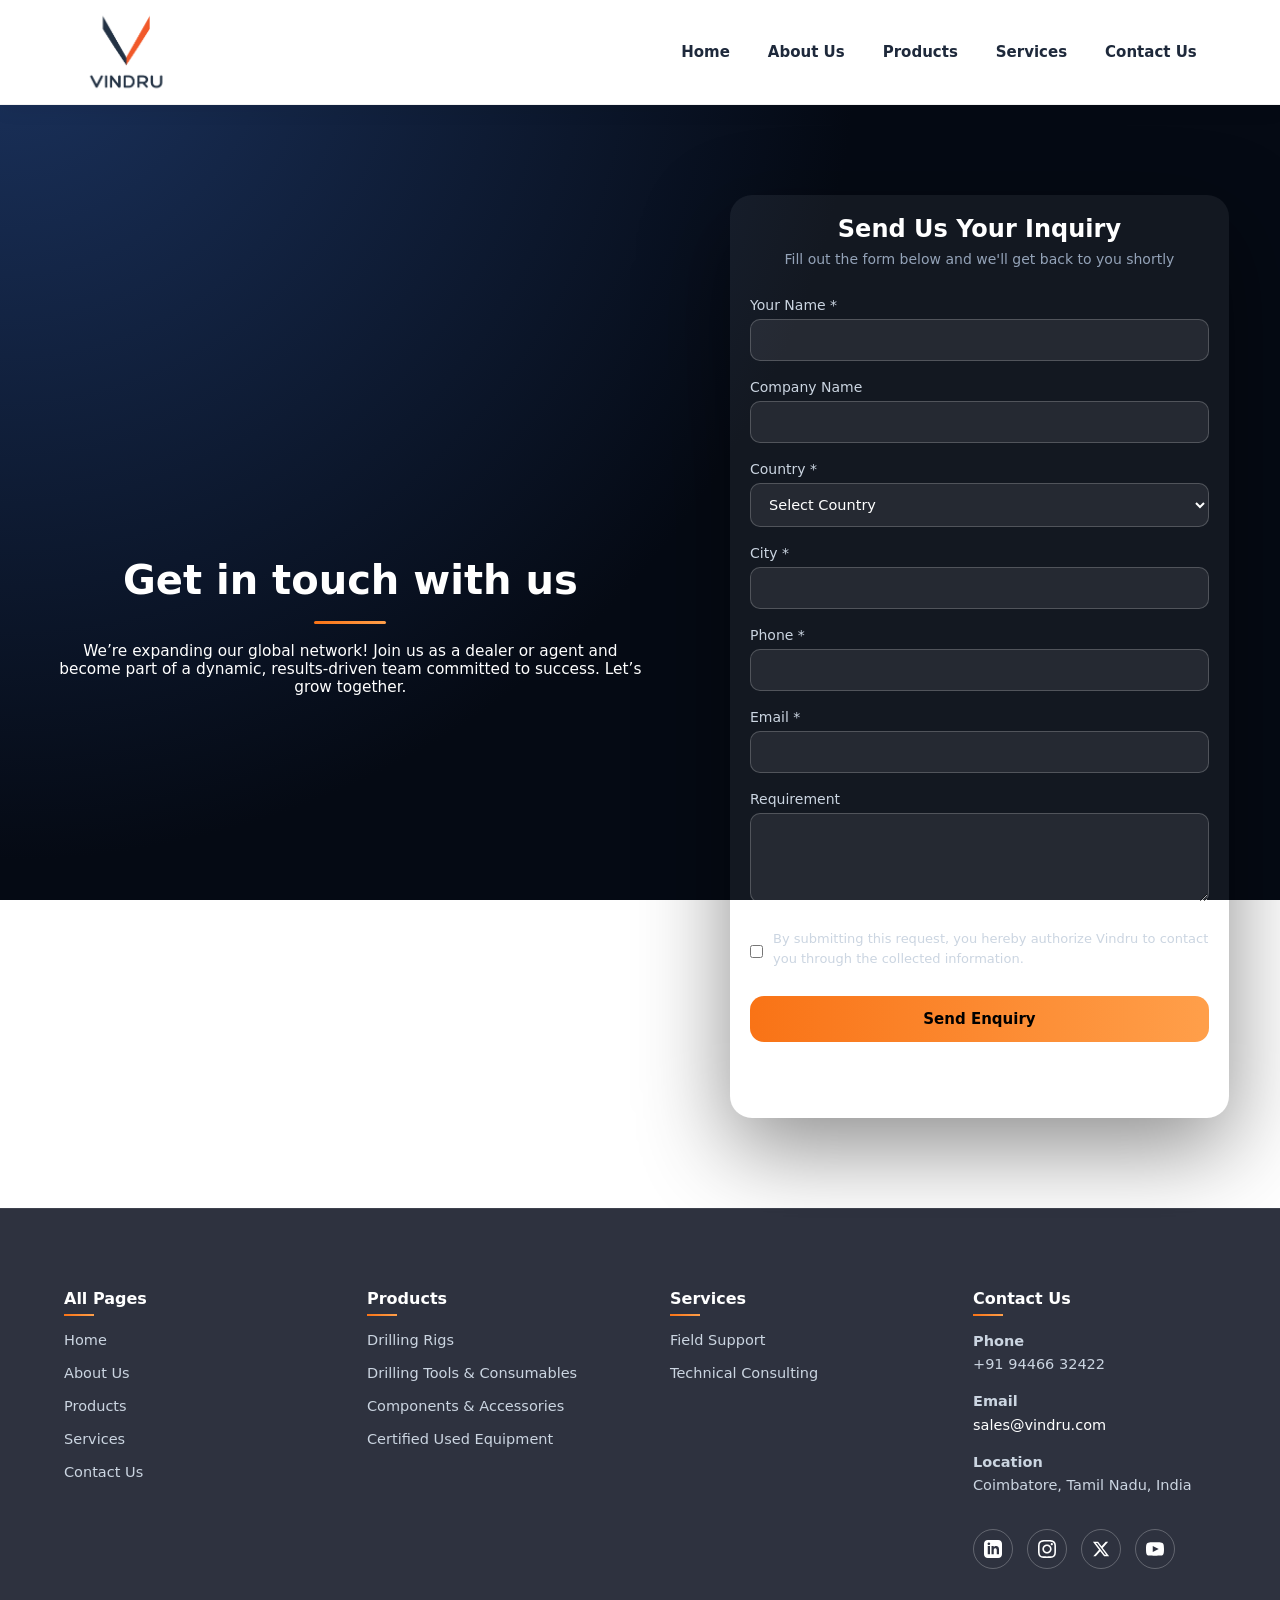
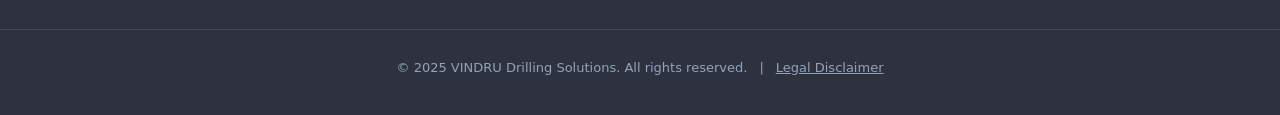
<file: contact.html>
<!DOCTYPE html>
<html lang="en">
<head>
  <meta charset="UTF-8" />
  <meta name="viewport" content="width=device-width, initial-scale=1.0"/>
  <meta name="description" content="Contact VINDRU for drilling solutions, equipment inquiries, and partnership opportunities. Get in touch with our global team for expert consultation.">
  <meta name="keywords" content="contact VINDRU, drilling inquiry, equipment quote, partnership, dealer network, drilling consultation, sales contact">
  <meta name="author" content="VINDRU Drilling Solutions">
  
  <!-- Open Graph / Social Media -->
  <meta property="og:type" content="website">
  <meta property="og:title" content="Contact Us | VINDRU Drilling Solutions">
  <meta property="og:description" content="Get in touch with VINDRU for drilling solutions, equipment inquiries, and partnership opportunities worldwide.">
  <meta property="og:image" content="https://vindru.com/Vindru-LOGO-New.png">
  <meta property="og:url" content="https://vindru.com/contact.html">
  
  <!-- Twitter Card -->
  <meta name="twitter:card" content="summary_large_image">
  <meta name="twitter:title" content="Contact Us | VINDRU Drilling Solutions">
  <meta name="twitter:description" content="Contact VINDRU for drilling solutions and partnership opportunities.">
  
  <!-- Favicon -->
  <link rel="icon" type="image/png" href="Vindru-LOGO-New.png">
  
  <title>Contact Us | VINDRU - Get in Touch</title>
  
  <!-- Preload critical assets -->
  <link rel="preload" href="style.css" as="style">
  <link rel="preload" href="contact.css" as="style">

  <!-- Global CSS -->
     
  <link rel="stylesheet" href="style.css">
  <link rel="stylesheet" href="contact.css">
  <link rel="stylesheet" href="mobile-fixes.css">
  <script src="contact-form.js" defer></script>

</head>
<body>

  <!-- =========================
       NAVBAR (reuse existing)
  ========================== -->
 <header class="navbar">
  <div class="nav-container">

    <div class="logo">
      <img src="Vindru-LOGO-New.png" alt="VINDRU">
    </div>

    <!-- DESKTOP MENU -->
    <nav class="nav-links">
      <a href="index.html">Home</a>
      <a href="about.html">About Us</a>
      <a href="products-new.html">Products</a>
      <a href="services.html">Services</a>
      <a href="contact.html">Contact Us</a>
    </nav>

    <!-- MOBILE HAMBURGER -->
    <div class="menu-toggle" id="menuToggle">
      <span></span>
      <span></span>
      <span></span>
    </div>

  </div>
</header>

<div class="menu-overlay" id="menuOverlay">
  <nav class="menu-links">
    <a href="index.html">Home</a>
    <a href="about.html">About Us</a>
    <a href="products-new.html">Products</a>
    <a href="services.html">Services</a>
    <a href="contact.html">Contact Us</a>
  </nav>
</div>

  <section class="contact-page full-width">
  <div class="container contact-grid">

    <!-- LEFT INFO -->
    <div class="contact-header reveal-left">
      <h2 class="reveal-up">Get in touch with us</h2>
      <div class="accent-line reveal-scale"></div>

      <p class="reveal-up delay-1">
        We’re expanding our global network! Join us as a dealer or agent and become part of a dynamic, results-driven team committed to success. Let’s grow together.


      </p>

      
    </div>

    <!-- RIGHT FORM (ZOHO EMBED) -->
    <div class="contact-form reveal-right">
      
      <div class="form-header">
        <h3>Send Us Your Inquiry</h3>
        <p>Fill out the form below and we'll get back to you shortly</p>
      </div>

  <form id="vindru-contact-form" class="custom-form">

    <div class="form-group reveal-up delay-1">
  <label>Your Name *</label>
  <input type="text" name="name" required>
</div>

<div class="form-group reveal-up delay-1">
  <label>Company Name</label>
  <input type="text" name="company">
</div>

<div class="form-group reveal-up delay-1">
  <label>Country *</label>
  <select name="country" required>
    <option value="">Select Country</option>
    <option>Afghanistan</option>
    <option>Australia</option>
    <option>Bangladesh</option>
    <option>Brazil</option>
    <option>Canada</option>
    <option>Chile</option>
    <option>China</option>
    <option>Egypt</option>
    <option>Ghana</option>
    <option>India</option>
    <option>Indonesia</option>
    <option>Iran</option>
    <option>Kazakhstan</option>
    <option>Kenya</option>
    <option>Mexico</option>
    <option>Mongolia</option>
    <option>Oman</option>
    <option>Peru</option>
    <option>Qatar</option>
    <option>Russia</option>
    <option>Saudi Arabia</option>
    <option>South Africa</option>
    <option>Tanzania</option>
    <option>UAE</option>
    <option>USA</option>
    <option>Zambia</option>
    <option>Other</option>
  </select>
</div>

<div class="form-group reveal-up delay-1">
  <label>City *</label>
  <input type="text" name="city" required>
</div>

<div class="form-group reveal-up delay-1">
  <label>Phone *</label>
  <input type="tel" name="phone" required>
</div>

<div class="form-group reveal-up delay-1">
  <label>Email *</label>
  <input type="email" name="email" required>
</div>

<div class="form-group reveal-up delay-1">
  <label>Requirement</label>
  <textarea name="requirement" rows="4"></textarea>
</div>

<div class="form-group terms reveal-up delay-1">
  <label class="checkbox">
    <input type="checkbox" required>
    <span>
      By submitting this request, you hereby authorize Vindru to contact you through the collected information.
    </span>
  </label>
</div>

<button type="submit" class="primary-btn">
  <span class="btn-text">Send Enquiry</span>
  <span class="btn-loader"></span>
</button>

<p id="form-status" class="form-message"></p>

  </form>
</div>

  </div>
</section>


<div id="legalModal" class="legal-modal">

  <div class="legal-box">

    <button class="legal-close" id="closeLegal">&times;</button>

    <h2>Legal Disclaimer</h2>

    <div class="legal-scroll">

      <!-- SECTION 1 -->
      <h4>Legal Disclaimer</h4>
      <p>
        VINDRU (Vindru Drilling Solutions Corp) provides access to information and materials (the “Information”) on www.vindru.com, subject to the Terms of Use and this Disclaimer. By accessing or using this Website, you acknowledge and agree to be bound by the Terms of Use and this Disclaimer. If you do not agree with these terms, you are advised not to access or use the Website.
<br>


VINDRU reserves the right to modify the Terms of Use and/or this Disclaimer at any time, at its sole discretion and without prior notice, by posting the updated terms on the Website. Continued use of the Website following the posting of any changes constitutes your acceptance of those changes, regardless of whether you have reviewed them.
      </p>

      <!-- SECTION 2 -->
      <h4>Copyright</h4>
      <p>
        © Vindru Drilling Solutions Corp. 2025. All rights reserved.


<br>
Except as expressly permitted in this Website, no part of the information or content may be reproduced, distributed, or transmitted in any form or by any means without the prior written consent of VINDRU
      </p>

      <!-- SECTION 3 -->
      <h4>Trademarks</h4>
      <p>
        VINDRU, including the VINDRU name, logos, graphics, service marks, and "vindru.com," are trademarks of VINDRU. Except as expressly permitted herein, these trademarks may not be used without prior written authorization from VINDRU.


<br>
All other trademarks appearing on this Website that are not owned by VINDRU are the property of their respective owners. These owners may not be affiliated with, connected to, or sponsored by VINDRU.
      </p>

      <!-- SECTION 4 -->
      <h4>Website Access and Use</h4>
      <p>
        Subject to the terms and conditions outlined in the Terms of Use and this Disclaimer, VINDRU grants you a limited, non-exclusive, non-transferable, and restricted right to access, use, and display this Website and its contents.

 
<br>
By accessing the Website, you agree not to disrupt or attempt to disrupt its operation in any manner. Your use of the Website must at all times comply with the Terms of Use and this Disclaimer.

 <br>

Unless expressly stated otherwise on the Website, you may not copy, print, reproduce, or otherwise use the information and materials available on this Website without prior written permission from VINDRU.
      </p>

      <!-- SECTION 5 -->
      <h4>Third-Party Links</h4>
      <p>
        This Website may contain links to third-party websites that are not under the control of VINDRU. VINDRU assumes no responsibility or liability for the content, accuracy, or functionality of any external websites accessible through such links, and makes no representations or warranties in this regard.

 
<br>
These links are provided solely for your convenience. Access to any such third-party websites is at your own risk, and the inclusion of any link does not imply endorsement or acceptance by VINDRU of the linked site, its content, or its use.

 <br>

VINDRU is committed to maintaining the integrity of its Website and the links it provides. We welcome feedback regarding both our site and any third-party links included herein.
      </p>

      <!-- SECTION 6 -->
      <h4>Indemnification</h4>
      <p>
       By accepting this Disclaimer, you agree to indemnify, defend, and hold harmless VINDRU, its officers, employees, agents, subsidiaries, affiliates, and partners from and against any and all direct, indirect, incidental, special, consequential, or exemplary damages arising from:

<br>

1.  Your use of this Website;



2.  Your breach of the Terms of Use, this Disclaimer, or any applicable policies or documents incorporated by reference, as well as any violation of applicable laws, rules, or regulations;



3.  Any other matter relating to your access to or use of this Website.



Any business transactions that may occur between users or members as a result of their use of this Website are the sole responsibility of the parties involved. VINDRU bears no liability in connection with such interactions.
      </p>

      <!-- SECTION 7 -->
      <h4>Warranty Disclaimer and Limitation</h4>
      <p>
        The information on this Website is provided by VINDRU on an “as is” basis, without warranties of any kind, express or implied. VINDRU expressly disclaims all warranties, including but not limited to, warranties of design, merchantability, fitness for a particular purpose, non-infringement, or any warranty arising from a course of dealing, usage, or trade practice. VINDRU makes no representations or warranties regarding the accuracy, completeness, performance, or results you may obtain from the use of the information on this Website.


<br>

You assume full responsibility and risk for any results or performance arising from the use of this Website. VINDRU shall not be responsible for any errors, omissions, or inaccuracies in the information or documents referenced by or linked to this Website.

<br>

VINDRU does not guarantee that:

1.  The Website will meet your specific requirements;

2.  Access to the Website will be uninterrupted, timely, secure, or error-free;

3.  The results obtained from using the Website will be accurate or reliable;

4.  The quality of any content, materials, or information obtained through the Website will meet your expectations; or

5.  Any software errors will be corrected.

<br>

Any material downloaded or otherwise obtained through the use of this Website is done at your own discretion and risk. You are solely responsible for any damage to your computer system or loss of data resulting from such downloads.

<br>

No advice or information, whether oral or written, obtained from VINDRU or through this Website, shall create any warranty not expressly stated in this Disclaimer.
<br>


References to third-party companies, products, or services on this Website are provided “as is,” without any warranty, express or implied. Under no circumstances shall VINDRU be liable to you or any third party for any incidental, consequential, indirect, special, or exemplary damages—such as lost business, lost profits, business interruption, or loss of data—arising out of or in connection with the use or performance of the information on this Website, even if VINDRU has been advised of the possibility of such damages. Some jurisdictions do not allow the exclusion or limitation of liability for consequential or incidental damages; as such, the above limitation may not apply to you.

<br>

This Website may contain technical inaccuracies or typographical errors. The information provided is subject to change without notice. VINDRU reserves the right to make improvements and/or changes to the information, products, or services described herein at any time.
      </p>

      <!-- SECTION 8 -->
      <h4>Governing Law and Jurisdiction</h4>
      <p>
       By accessing this Website, you agree that all matters arising out of or relating to this Website, including any disputes involving VINDRU, shall be governed by the laws of the Republic of India. You also agree to submit to the exclusive jurisdiction of the courts located in Coimbatore, Tamil Nadu, for the resolution of any such disputes.
      </p>

      <!-- SECTION 9 -->
      <h4>General</h4>
      <p>
       VINDRU, its marks, logos, and other related names and logos are trademarks of VINDRU. You acknowledge and agree not to display, use, or reproduce these trademarks in any way without prior written consent from VINDRU.


<br>

The section headings in this Disclaimer are for convenience only and do not affect the interpretation or legal effect of its provisions.


<br>
For any questions, comments, or to report violations related to this Website, please contact us at: accounts@vindru.com.
      </p>

    </div>

  </div>

</div>



<footer class="vindru-footer">

  <div class="footer-container">

    <!-- ALL PAGES -->
    <div class="footer-col">
      <h4>All Pages</h4>
      <ul>
        <li><a href="index.html">Home</a></li>
        <li><a href="about.html">About Us</a></li>
        <li><a href="products-new.html">Products</a></li>
        <li><a href="services.html">Services</a></li>
        <li><a href="contact.html">Contact Us</a></li>
      </ul>
    </div>

    <!-- PRODUCTS -->
    <div class="footer-col">
      <h4>Products</h4>
      <ul>
        <li><a href="products-new.html#vin-saver">Drilling Rigs</a></li>
        <li><a href="products-new.html#drilling-tools">Drilling Tools & Consumables</a></li>
        <li><a href="products-new.html#components">Components & Accessories</a></li>
        <li><a href="products-new.html#used-equipment">Certified Used Equipment</a></li>
      </ul>
    </div>

    <!-- SERVICES -->
    <div class="footer-col">
      <h4>Services</h4>
      <ul>
        <li><a href="services.html#field-support">Field Support</a></li>
        <li><a href="services.html#technical-consulting">Technical Consulting</a></li>
      </ul>
    </div>

    <!-- CONTACT -->
    <div class="footer-col footer-contact">
      <h4>Contact Us</h4>

      <p><strong>Phone</strong><br>+91 94466 32422</p>
      <p><strong>Email</strong><br><a href="mailto:sales@vindru.com">sales@vindru.com</a></p>
      <p><strong>Location</strong><br>Coimbatore, Tamil Nadu, India</p>

      <div class="footer-socials">
        <a href="https://www.linkedin.com/company/vindru" target="_blank" rel="noopener" aria-label="LinkedIn">
          <svg width="18" height="18" fill="currentColor" viewBox="0 0 24 24"><path d="M19 0h-14c-2.761 0-5 2.239-5 5v14c0 2.761 2.239 5 5 5h14c2.762 0 5-2.239 5-5v-14c0-2.761-2.238-5-5-5zm-11 19h-3v-11h3v11zm-1.5-12.268c-.966 0-1.75-.79-1.75-1.764s.784-1.764 1.75-1.764 1.75.79 1.75 1.764-.783 1.764-1.75 1.764zm13.5 12.268h-3v-5.604c0-3.368-4-3.113-4 0v5.604h-3v-11h3v1.765c1.396-2.586 7-2.777 7 2.476v6.759z"/></svg>
        </a>
        <a href="https://www.instagram.com/vindru" target="_blank" rel="noopener" aria-label="Instagram">
          <svg width="18" height="18" fill="currentColor" viewBox="0 0 24 24"><path d="M12 2.163c3.204 0 3.584.012 4.85.07 3.252.148 4.771 1.691 4.919 4.919.058 1.265.069 1.645.069 4.849 0 3.205-.012 3.584-.069 4.849-.149 3.225-1.664 4.771-4.919 4.919-1.266.058-1.644.07-4.85.07-3.204 0-3.584-.012-4.849-.07-3.26-.149-4.771-1.699-4.919-4.92-.058-1.265-.07-1.644-.07-4.849 0-3.204.013-3.583.07-4.849.149-3.227 1.664-4.771 4.919-4.919 1.266-.057 1.645-.069 4.849-.069zm0-2.163c-3.259 0-3.667.014-4.947.072-4.358.2-6.78 2.618-6.98 6.98-.059 1.281-.073 1.689-.073 4.948 0 3.259.014 3.668.072 4.948.2 4.358 2.618 6.78 6.98 6.98 1.281.058 1.689.072 4.948.072 3.259 0 3.668-.014 4.948-.072 4.354-.2 6.782-2.618 6.979-6.98.059-1.28.073-1.689.073-4.948 0-3.259-.014-3.667-.072-4.947-.196-4.354-2.617-6.78-6.979-6.98-1.281-.059-1.69-.073-4.949-.073zm0 5.838c-3.403 0-6.162 2.759-6.162 6.162s2.759 6.163 6.162 6.163 6.162-2.759 6.162-6.163c0-3.403-2.759-6.162-6.162-6.162zm0 10.162c-2.209 0-4-1.79-4-4 0-2.209 1.791-4 4-4s4 1.791 4 4c0 2.21-1.791 4-4 4zm6.406-11.845c-.796 0-1.441.645-1.441 1.44s.645 1.44 1.441 1.44c.795 0 1.439-.645 1.439-1.44s-.644-1.44-1.439-1.44z"/></svg>
        </a>
        <a href="https://twitter.com/vindru" target="_blank" rel="noopener" aria-label="X (Twitter)">
          <svg width="18" height="18" fill="currentColor" viewBox="0 0 24 24"><path d="M18.244 2.25h3.308l-7.227 8.26 8.502 11.24H16.17l-5.214-6.817L4.99 21.75H1.68l7.73-8.835L1.254 2.25H8.08l4.713 6.231zm-1.161 17.52h1.833L7.084 4.126H5.117z"/></svg>
        </a>
        <a href="https://www.youtube.com/@vindru" target="_blank" rel="noopener" aria-label="YouTube">
          <svg width="18" height="18" fill="currentColor" viewBox="0 0 24 24"><path d="M19.615 3.184c-3.604-.246-11.631-.245-15.23 0-3.897.266-4.356 2.62-4.385 8.816.029 6.185.484 8.549 4.385 8.816 3.6.245 11.626.246 15.23 0 3.897-.266 4.356-2.62 4.385-8.816-.029-6.185-.484-8.549-4.385-8.816zm-10.615 12.816v-8l8 3.993-8 4.007z"/></svg>
        </a>
      </div>
    </div>

  </div>

  <div class="footer-bottom">
    © 2025 VINDRU Drilling Solutions. All rights reserved.
    <span class="footer-separator">|</span>
    <button id="openLegal" class="footer-legal-link">Legal Disclaimer</button>
  </div>

</footer>

</main>


<script>const revealElements = document.querySelectorAll(
  ".reveal-up, .reveal-left, .reveal-right, .reveal-scale"
);

const observer = new IntersectionObserver(
  entries => {
    entries.forEach(entry => {
      if (entry.isIntersecting) {
        entry.target.classList.add("reveal-visible");
        observer.unobserve(entry.target);
      }
    });
  },
  { threshold: 0.15 }
);

revealElements.forEach(el => observer.observe(el));</script>

<script>
const toggle = document.getElementById("menuToggle");
const overlay = document.getElementById("menuOverlay");

toggle.addEventListener("click", () => {
  overlay.classList.toggle("active");
});

overlay.addEventListener("click", () => {
  overlay.classList.remove("active");
});
</script>

<script>
// Form Validation and Submission
const form = document.getElementById('vindru-contact-form');
const statusMsg = document.getElementById('form-status');
const submitBtn = form.querySelector('.primary-btn');

form.addEventListener('submit', async (e) => {
  e.preventDefault();
  
  // Clear previous states
  statusMsg.className = 'form-message';
  statusMsg.textContent = '';
  
  // Validate all fields
  const inputs = form.querySelectorAll('input[required], select[required], textarea[required]');
  let isValid = true;
  
  inputs.forEach(input => {
    input.classList.remove('error', 'success');
    if (!input.value.trim()) {
      input.classList.add('error');
      isValid = false;
    } else {
      input.classList.add('success');
    }
  });
  
  if (!isValid) {
    statusMsg.textContent = 'Please fill in all required fields';
    statusMsg.className = 'form-message error show';
    return;
  }
  
  // Show loading state
  submitBtn.classList.add('loading');
  submitBtn.disabled = true;
  
  // Simulate form submission (replace with actual API call)
  setTimeout(() => {
    // Success
    submitBtn.classList.remove('loading');
    submitBtn.disabled = false;
    
    statusMsg.textContent = 'Thank you! Your enquiry has been submitted successfully. We will contact you soon.';
    statusMsg.className = 'form-message success show';
    
    // Reset form
    form.reset();
    inputs.forEach(input => input.classList.remove('success'));
    
    // Hide message after 5 seconds
    setTimeout(() => {
      statusMsg.classList.remove('show');
    }, 5000);
  }, 1500);
});

// Real-time validation
form.querySelectorAll('input, select, textarea').forEach(field => {
  field.addEventListener('blur', () => {
    if (field.hasAttribute('required')) {
      field.classList.remove('error', 'success');
      if (field.value.trim()) {
        field.classList.add('success');
      }
    }
  });
});
</script>


<script>
const openLegal = document.getElementById("openLegal");
const closeLegal = document.getElementById("closeLegal");
const modal = document.getElementById("legalModal");

openLegal.onclick = () => modal.classList.add("active");
closeLegal.onclick = () => modal.classList.remove("active");

modal.onclick = e => {
  if(e.target === modal) modal.classList.remove("active");
};
</script>

</body>
</html>
</file>
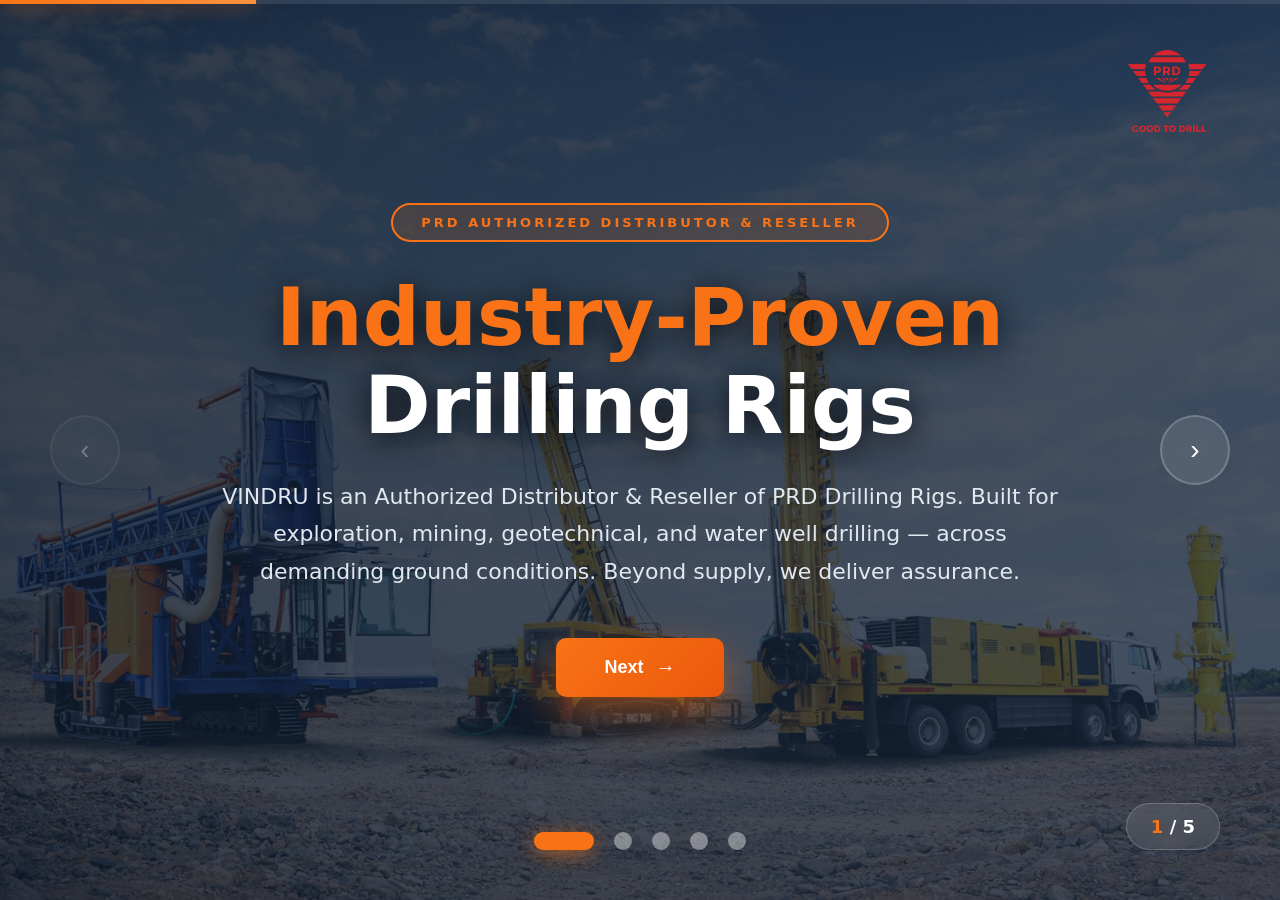
<file: index-desktop.html>
<!DOCTYPE html>
<html lang="en">
<head>
  <meta charset="UTF-8">
  <meta name="viewport" content="width=device-width, initial-scale=1.0">
  <title>VINDRU | Industrial Drilling Solutions</title>
  <link rel="icon" href="Vindru-LOGO-New.png">
  <style>
    * {
      margin: 0;
      padding: 0;
      box-sizing: border-box;
    }

    body {
      font-family: 'Inter', system-ui, sans-serif;
      overflow: hidden;
    }

    .slider-container {
      width: 100vw;
      height: 100vh;
      position: relative;
      overflow: hidden;
    }

    .slides {
      display: flex;
      width: 500vw;
      height: 100vh;
      transition: transform 0.8s cubic-bezier(0.4, 0, 0.2, 1);
    }

    .slide {
      width: 100vw;
      height: 100vh;
      position: relative;
      display: flex;
      align-items: center;
      justify-content: center;
      flex-shrink: 0;
    }

    .slide-bg {
      position: absolute;
      inset: 0;
      background-size: cover;
      background-position: center;
      filter: brightness(0.6);
    }

    .slide-1 .slide-bg { background-image: url('vindru-hero-1.png'); }
    .slide-2 .slide-bg { background-image: url('heroSlider2.png'); }
    .slide-3 .slide-bg { background-image: url('heroSlide3.png'); }
    .slide-4 .slide-bg { background-image: url('vindru-hero-4.png'); }
    .slide-5 .slide-bg { background-image: url('vindru-hero-5.png'); }

    .slide-overlay {
      position: absolute;
      inset: 0;
      background: linear-gradient(135deg, rgba(10,22,40,0.7), rgba(26,47,74,0.6));
    }

    .slide-content {
      position: relative;
      z-index: 10;
      text-align: center;
      max-width: 1000px;
      padding: 0 60px;
      animation: fadeIn 1s ease;
    }

    .slide-badge {
      display: inline-block;
      padding: 10px 28px;
      background: rgba(249,115,22,0.15);
      border: 2px solid #f97316;
      border-radius: 50px;
      color: #f97316;
      font-size: 13px;
      font-weight: 700;
      letter-spacing: 3px;
      margin-bottom: 32px;
      text-transform: uppercase;
    }

    .slide-title {
      font-size: 80px;
      font-weight: 900;
      color: #ffffff;
      line-height: 1.1;
      margin-bottom: 28px;
      text-shadow: 0 4px 30px rgba(0,0,0,0.8);
    }

    .slide-title .orange {
      color: #f97316;
    }

    .slide-desc {
      font-size: 22px;
      color: #e2e8f0;
      line-height: 1.7;
      margin-bottom: 48px;
      max-width: 850px;
      margin-left: auto;
      margin-right: auto;
    }

    .slide-btn {
      display: inline-flex;
      align-items: center;
      gap: 12px;
      padding: 18px 48px;
      background: linear-gradient(135deg, #f97316, #ea580c);
      color: white;
      border-radius: 10px;
      font-size: 18px;
      font-weight: 700;
      text-decoration: none;
      box-shadow: 0 15px 40px rgba(249,115,22,0.5);
      transition: all 0.3s;
      border: none;
      cursor: pointer;
      position: relative;
      overflow: hidden;
    }

    .slide-btn::before {
      content: '';
      position: absolute;
      top: 50%;
      left: 50%;
      width: 0;
      height: 0;
      border-radius: 50%;
      background: rgba(255,255,255,0.2);
      transform: translate(-50%, -50%);
      transition: width 0.6s, height 0.6s;
    }

    .slide-btn:hover::before {
      width: 300px;
      height: 300px;
    }

    .slide-btn:hover {
      transform: translateY(-3px);
      box-shadow: 0 20px 50px rgba(249,115,22,0.7);
    }

    .btn-icon {
      font-size: 20px;
      transition: transform 0.3s;
      position: relative;
      z-index: 1;
    }

    .slide-btn:hover .btn-icon {
      transform: translateX(5px);
    }

    .slide-btn span {
      position: relative;
      z-index: 1;
    }

    .nav-arrow {
      position: fixed;
      top: 50%;
      transform: translateY(-50%);
      z-index: 100;
      width: 70px;
      height: 70px;
      background: rgba(255,255,255,0.1);
      backdrop-filter: blur(10px);
      border: 2px solid rgba(255,255,255,0.2);
      border-radius: 50%;
      display: flex;
      align-items: center;
      justify-content: center;
      cursor: pointer;
      transition: all 0.3s;
      color: white;
      font-size: 28px;
    }

    .nav-arrow:hover {
      background: rgba(249,115,22,0.9);
      border-color: #f97316;
      transform: translateY(-50%) scale(1.1);
    }

    .nav-arrow.left {
      left: 50px;
    }

    .nav-arrow.right {
      right: 50px;
    }

    .nav-arrow:disabled {
      opacity: 0.3;
      cursor: not-allowed;
      pointer-events: none;
    }

    .progress-bar {
      position: fixed;
      top: 0;
      left: 0;
      width: 100%;
      height: 4px;
      background: rgba(255,255,255,0.1);
      z-index: 101;
    }

    .progress-fill {
      height: 100%;
      background: linear-gradient(90deg, #f97316, #fb923c);
      transition: width 0.8s cubic-bezier(0.4, 0, 0.2, 1);
      box-shadow: 0 0 20px rgba(249,115,22,0.8);
    }

    .slide-counter {
      position: fixed;
      bottom: 50px;
      right: 60px;
      z-index: 100;
      color: white;
      font-size: 18px;
      font-weight: 700;
      background: rgba(255,255,255,0.1);
      backdrop-filter: blur(10px);
      padding: 12px 24px;
      border-radius: 30px;
      border: 1px solid rgba(255,255,255,0.2);
    }

    .slide-counter span {
      color: #f97316;
    }

    .slide-indicators {
      position: fixed;
      bottom: 50px;
      left: 50%;
      transform: translateX(-50%);
      z-index: 100;
      display: flex;
      gap: 20px;
      align-items: center;
    }

    .indicator {
      width: 18px;
      height: 18px;
      border-radius: 50%;
      background: rgba(255,255,255,0.4);
      cursor: pointer;
      transition: all 0.4s;
      border: 2px solid transparent;
    }

    .indicator:hover {
      background: rgba(255,255,255,0.6);
      transform: scale(1.2);
    }

    .indicator.active {
      width: 60px;
      background: #f97316;
      border-radius: 9px;
      border-color: rgba(249,115,22,0.3);
      box-shadow: 0 4px 20px rgba(249,115,22,0.6);
    }

    .prd-logo {
      position: absolute;
      top: 40px;
      right: 60px;
      z-index: 100;
      width: 100px;
      opacity: 0.9;
    }

    @keyframes fadeIn {
      from {
        opacity: 0;
        transform: translateY(30px);
      }
      to {
        opacity: 1;
        transform: translateY(0);
      }
    }
  </style>
</head>
<body>

<div class="slider-container">
  <!-- Progress Bar -->
  <div class="progress-bar">
    <div class="progress-fill" id="progressFill"></div>
  </div>

  <!-- Slide Counter -->
  <div class="slide-counter">
    <span id="currentSlideNum">1</span> / 5
  </div>

  <div class="slides" id="slides">
    
    <!-- Slide 1: Drill Rigs -->
    <div class="slide slide-1">
      <div class="slide-bg"></div>
      <div class="slide-overlay"></div>
      <div class="slide-content">
        <div class="slide-badge">PRD Authorized Distributor & Reseller</div>
        <h1 class="slide-title"><span class="orange">Industry-Proven</span> Drilling Rigs</h1>
        <p class="slide-desc">
          VINDRU is an Authorized Distributor & Reseller of PRD Drilling Rigs. Built for exploration, mining, geotechnical, and water well drilling — across demanding ground conditions. Beyond supply, we deliver assurance.
        </p>
        <button class="slide-btn" onclick="nextSlide()">
          <span>Next</span>
          <span class="btn-icon">→</span>
        </button>
      </div>
      <!-- PRD Logo (only on slide 1) -->
      <img src="prd-logo.png" alt="PRD" class="prd-logo">
    </div>

    <!-- Slide 2: Drill Tools -->
    <div class="slide slide-2">
      <div class="slide-bg"></div>
      <div class="slide-overlay"></div>
      <div class="slide-content">
        <h1 class="slide-title">Drill Tools & Components</h1>
        <p class="slide-desc">
          Complete range of drilling bits, hammers, rods, and accessories engineered for reliable penetration, stable hole quality, smooth drilling operations, and consistent core recovery across varying ground conditions.
        </p>
        <button class="slide-btn" onclick="nextSlide()">
          <span>Next</span>
          <span class="btn-icon">→</span>
        </button>
      </div>
    </div>

    <!-- Slide 3: Engines & Pumps -->
    <div class="slide slide-3">
      <div class="slide-bg"></div>
      <div class="slide-overlay"></div>
      <div class="slide-content">
        <h1 class="slide-title">Engines, Pumps & Compressors</h1>
        <p class="slide-desc">
          Range of air compressors, booster systems, industrial engines and water pumps designed to support drilling operations across exploration, geotechnical, mining, water well, and construction projects.
        </p>
        <button class="slide-btn" onclick="nextSlide()">
          <span>Next</span>
          <span class="btn-icon">→</span>
        </button>
      </div>
    </div>

    <!-- Slide 4: Used Equipment -->
    <div class="slide slide-4">
      <div class="slide-bg"></div>
      <div class="slide-overlay"></div>
      <div class="slide-content">
        
        <h1 class="slide-title">Used Equipment</h1>
        <p class="slide-desc">
          High-quality refurbished and used drilling equipment at unmatched market prices. Each machine is carefully inspected, restored, and performance-tested by our skilled team to ensure operational readiness.
        </p>
        <button class="slide-btn" onclick="nextSlide()">
          <span>Next</span>
          <span class="btn-icon">→</span>
        </button>
      </div>
    </div>

    <!-- Slide 5: Services -->
    <div class="slide slide-5">
      <div class="slide-bg"></div>
      <div class="slide-overlay"></div>
      <div class="slide-content">
       
        <h1 class="slide-title">Services</h1>
        <p class="slide-desc">
          Specialized Drilling Consultation, Crew Deployment, and Machine Inspection Services designed to maximize performance, reduce downtime, and improve operational efficiency. With deep industry expertise and skilled manpower.
        </p>
        <a href="index.html" class="slide-btn" onclick="sessionStorage.setItem('viewedLanding', 'true')">
          <span>Get Started</span>
          <span class="btn-icon">→</span>
        </a>
      </div>
    </div>

  </div>

  <!-- Navigation Arrows -->
  <button class="nav-arrow left" id="prevBtn" onclick="prevSlide()">‹</button>
  <button class="nav-arrow right" id="nextBtn" onclick="nextSlide()">›</button>

  <!-- Slide Indicators -->
  <div class="slide-indicators">
    <div class="indicator active" onclick="goToSlide(0)"></div>
    <div class="indicator" onclick="goToSlide(1)"></div>
    <div class="indicator" onclick="goToSlide(2)"></div>
    <div class="indicator" onclick="goToSlide(3)"></div>
    <div class="indicator" onclick="goToSlide(4)"></div>
  </div>

</div>

<script>
// Mobile redirect - send mobile users directly to home.html
if (window.innerWidth <= 768) {
  window.location.href = 'home.html';
}

let currentSlide = 0;
const totalSlides = 5;
const slides = document.getElementById('slides');
const prevBtn = document.getElementById('prevBtn');
const nextBtn = document.getElementById('nextBtn');
const indicators = document.querySelectorAll('.indicator');
const progressFill = document.getElementById('progressFill');
const slideCounter = document.getElementById('currentSlideNum');

function updateSlide() {
  slides.style.transform = `translateX(-${currentSlide * 100}vw)`;
  
  indicators.forEach((ind, index) => {
    ind.classList.toggle('active', index === currentSlide);
  });

  prevBtn.disabled = currentSlide === 0;
  nextBtn.disabled = currentSlide === totalSlides - 1;
  
  const progress = ((currentSlide + 1) / totalSlides) * 100;
  progressFill.style.width = progress + '%';
  slideCounter.textContent = currentSlide + 1;
}

function nextSlide() {
  if (currentSlide < totalSlides - 1) {
    currentSlide++;
    updateSlide();
  }
}

function prevSlide() {
  if (currentSlide > 0) {
    currentSlide--;
    updateSlide();
  }
}

function goToSlide(index) {
  currentSlide = index;
  updateSlide();
}

document.addEventListener('keydown', (e) => {
  if (e.key === 'ArrowRight') nextSlide();
  if (e.key === 'ArrowLeft') prevSlide();
});

updateSlide();
</script>

</body>
</html>
</file>
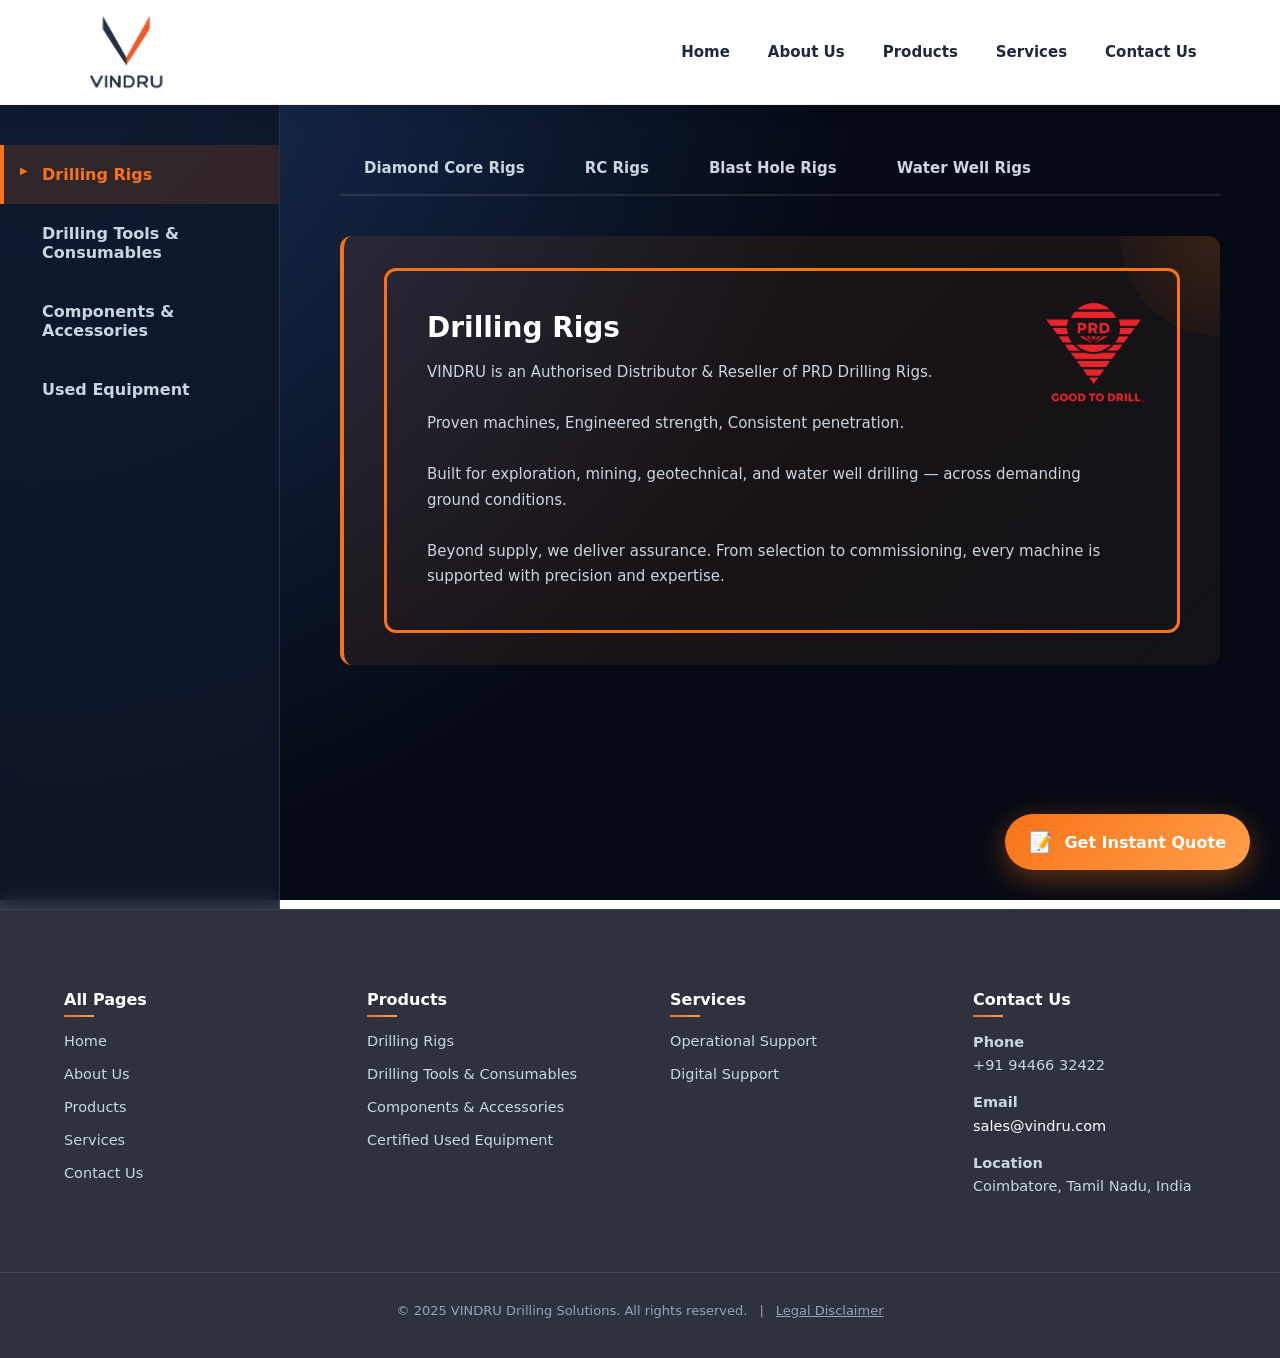
<file: products-new.html>
<!DOCTYPE html>
<html lang="en">
<head>
  <meta charset="UTF-8">
  <meta name="viewport" content="width=device-width, initial-scale=1.0">
  <meta name="description" content="VINDRU drilling products - Drill rigs, tools, hammers, bits, and components for industrial drilling operations worldwide.">
  <title>Products | VINDRU - Industrial Drilling Equipment</title>
  <link rel="stylesheet" href="style.css">
  <link rel="stylesheet" href="products-new.css">
</head>
<body>

<!-- NAVBAR -->
<header class="navbar">
  <div class="nav-container">
    <div class="logo">
      <img src="Vindru-LOGO-New.png" alt="VINDRU" width="120" height="72">
    </div>
    <nav class="nav-links">
      <a href="index.html">Home</a>
      <a href="about.html">About Us</a>
      <a href="products-new.html">Products</a>
      <a href="services.html">Services</a>
      <a href="contact.html">Contact Us</a>
    </nav>
    <div class="menu-toggle" id="menuToggle">
      <span></span>
      <span></span>
      <span></span>
    </div>
  </div>
</header>

<div class="menu-overlay" id="menuOverlay">
  <nav class="menu-links">
    <a href="index.html">Home</a>
    <a href="about.html">About Us</a>
    <a href="products-new.html">Products</a>
    <a href="services.html">Services</a>
    <a href="contact.html">Contact Us</a>
  </nav>
</div>

<!-- PRODUCTS LAYOUT -->
<div class="products-container">
  
  <!-- LEFT SIDEBAR -->
  <aside class="sidebar">
    <div class="sidebar-item active" data-category="drilling-rigs">
      <h3>Drilling Rigs</h3>
    </div>
    <div class="sidebar-item" data-category="drilling-tools">
      <h3>Drilling Tools & Consumables</h3>
    </div>
    <div class="sidebar-item" data-category="components">
      <h3>Components & Accessories</h3>
    </div>
    <div class="sidebar-item" data-category="used-equipment">
      <h3>Used Equipment</h3>
    </div>
  </aside>

  <!-- RIGHT CONTENT -->
  <main class="content-area">
    
    <!-- DRILLING RIGS -->
    <section class="category-section active" id="drilling-rigs">
      
      <!-- Horizontal Tabs -->
      <div class="horizontal-tabs">
        <button class="tab-btn" data-tab="core-rigs">Diamond Core Rigs</button>
        <button class="tab-btn" data-tab="rc-rigs">RC Rigs</button>
        <button class="tab-btn" data-tab="blast-rigs">Blast Hole Rigs</button>
        <button class="tab-btn" data-tab="water-rigs">Water Well Rigs</button>
      </div>

      <!-- Category Overview (shown by default, hidden when tab clicked) -->
      <div class="category-overview" id="drilling-rigs-overview">
        <div style="position:relative;padding:40px;border:3px solid #f97316;border-radius:12px;">
          <img src="prd-logo.png" alt="PRD" style="position:absolute;top:20px;right:20px;width:120px;height:auto;">
          <h2>Drilling Rigs</h2>
          <p>VINDRU is an Authorised Distributor & Reseller of PRD Drilling Rigs.<br><br>Proven machines, Engineered strength, Consistent penetration.<br><br>Built for exploration, mining, geotechnical, and water well drilling — across demanding ground conditions.<br><br>Beyond supply, we deliver assurance. From selection to commissioning, every machine is supported with precision and expertise.</p>
        </div>
      </div>

      <!-- Tab Content: Diamond Core Rigs -->
      <div class="tab-content" id="core-rigs">
        <div class="content-header">
          <img src="vindru-pro-diamond-new.png" alt="Diamond Core Drilling Rigs" loading="lazy" style="width:100%;height:300px;object-fit:cover;">
          <div class="header-text">
            <h2>Diamond Core Drilling Rigs</h2>
            <p>Medium-depth core drilling rig suitable for mineral exploration, geotechnical investigations, and resource identification. Designed for efficient and reliable performance in challenging environments.</p>
          </div>
          <img src="prd-logo.png" alt="PRD" style="position:absolute;top:20px;right:20px;width:100px;height:auto;">
        </div>
        
        <div class="products-table">
          <table>
            <thead>
              <tr>
                <th>Specification</th>
                <th>PRD CORE 300</th>
                <th>PRD CORE 750</th>
              </tr>
            </thead>
            <tbody>
              <tr>
                <td><strong>Application</strong></td>
                <td>Surface exploration - Limestone, Coal, Iron ore & other minerals</td>
                <td>Surface exploration</td>
              </tr>
              <tr>
                <td><strong>Drilling Method</strong></td>
                <td>Diamond Core</td>
                <td>Diamond Core</td>
              </tr>
              <tr>
                <td><strong>Flushing Medium</strong></td>
                <td>Water</td>
                <td>Water</td>
              </tr>
              <tr>
                <td><strong>Drilling Depth</strong></td>
                <td>NQ: 300 m; HQ: 200 m; PQ: 100 m</td>
                <td>NQ: 750; HQ: 450 m; PQ: 250m</td>
              </tr>
              <tr>
                <td><strong>Hole Diameter</strong></td>
                <td>NQ, HQ, PQ sizes</td>
                <td>NQ, HQ, PQ sizes</td>
              </tr>
              <tr>
                <td><strong>Rotary Head Type</strong></td>
                <td>Two speed drill head</td>
                <td>Four speed drill head</td>
              </tr>
              <tr>
                <td><strong>Rotary Head Travel</strong></td>
                <td>3500 mm</td>
                <td>3500 mm</td>
              </tr>
              <tr>
                <td><strong>Rod Break out method</strong></td>
                <td>Hydraulic operated break out systm</td>
                <td>Hydraulic operated break out systm</td>
              </tr>
              <tr>
                <td><strong>Engine - Model</strong></td>
                <td>Suitable deck engine</td>
                <td>Suitable deck engine</td>
              </tr>
              <tr>
                <td><strong>Hydraulic system</strong></td>
                <td>Hydraulic oil cooler: 70 gpm<br>Hydraulic tank capacity: 300 liters</td>
                <td>Hydraulic oil cooler: 70 gpm<br>Hydraulic tank capacity: 300 liters</td>
              </tr>
              <tr class="expandable-row">
                <td><strong>Dimension</strong></td>
                <td>L x B x H: 5400 x 1800 x 2400 mm</td>
                <td>L x B x H: 7000 x 2250 x 2700 mm</td>
              </tr>
              <tr class="expandable-row">
                <td><strong>Weight</strong></td>
                <td>7 ton*</td>
                <td>12 ton*</td>
              </tr>
              <tr class="expandable-row">
                <td><strong>Optional features</strong></td>
                <td>DTH drilling provision</td>
                <td>DTH drilling provision</td>
              </tr>
              <tr class="expandable-row">
                <td><strong>Pull up force</strong></td>
                <td>5800 kgf</td>
                <td>12400 kgf</td>
              </tr>
              <tr class="expandable-row">
                <td><strong>Pull down force</strong></td>
                <td>3500 kgf</td>
                <td>6300 kgf</td>
              </tr>
              <tr class="expandable-row">
                <td><strong>Pull up speed</strong></td>
                <td>27 m/min</td>
                <td>23 m/min</td>
              </tr>
              <tr class="expandable-row">
                <td><strong>Pull down Speed</strong></td>
                <td>45 m/min</td>
                <td>45 m/min</td>
              </tr>
              <tr class="expandable-row">
                <td><strong>Angle Drilling</strong></td>
                <td>45° to 90° manual locks in 5° increments</td>
                <td>45° to 90° manual locks in 5° increments</td>
              </tr>
              <tr class="expandable-row">
                <td><strong>Control panel</strong></td>
                <td>Centralized control panel is at the rear end of the equipment for a convenient view of the drill table provided with all necessary gauges, control system, and emergency switch. A locking arrangement is provided for the safety of operator.</td>
                <td>Centralized control panel is at the rear left end of the equipment for a convenient view of the drill table provided with all necessary gauges, control system, and emergency switch. A locking arrangement is provided for the safety of operator.</td>
              </tr>
              <tr class="expandable-row">
                <td><strong>Torque Speed</strong></td>
                <td>1st Ratio: Torque: 0 - 3074 Nm | Speed: 0 -112 rpm<br>2nd Ratio: Torque: 0 - 803 Nm | Speed: 0 - 428 rpm<br>3rd Ratio: Torque: 0 - 330 Nm | Speed: 0 - 1042 rpm</td>
                <td>1st Ratio: Torque: 5100 - 3155 Nm | Speed: 113 - 184 rpm<br>2nd Ratio: Torque: 2460 - 1509 Nm | Speed: 237 - 386 rpm<br>3rd Ratio: Torque: 1335 - 819 Nm | Speed: 436 - 711 rpm<br>4th Ratio: Torque: 776 - 476 Nm | Speed: 750 - 1200 rpm</td>
              </tr>
              <tr class="expandable-row">
                <td><strong>Rod Clamp</strong></td>
                <td>Hydraulic-operated Rod clamp has gripping range of PQ, HQ and NQ sizes</td>
                <td>Hydraulic-operated Rod clamp has gripping range of PQ, HQ and NQ sizes</td>
              </tr>
              <tr class="expandable-row">
                <td><strong>Winches</strong></td>
                <td>Main winch: 3 ton<br>Wireline winch: 1 ton</td>
                <td>Main winch: 7 ton<br>Wireline winch: 2 ton</td>
              </tr>
              <tr class="expandable-row">
                <td><strong>Mud Pump</strong></td>
                <td>Hydraulic-operated triplex mud pump<br>Maximum flow: 80 lpm<br>Maximum pressure: 750 psi</td>
                <td>Hydraulic-operated triplex mud pump<br>Displacement: 140 lpm<br>Pressure: 1000 psi</td>
              </tr>
              <tr class="expandable-row">
                <td><strong>Safety features</strong></td>
                <td>Guards on all rotating equipment</td>
                <td>Guards on all rotating equipment<br>Anti-slip grid mesh on all work platforms<br>Hand rails on all work platforms<br>Emergency stops in the control cabin and on all corners of the machine<br>Heat guards on all exhaust manifolds and piping<br>Whiplash<br>Battery isolator<br>Fire Extinguisher</td>
              </tr>
              <tr class="expandable-row">
                <td><strong>Platform structure</strong></td>
                <td>Heavy I and C section welded steel structure covered with chequered plate</td>
                <td>Heavy I and C section welded steel structure covered with chequered plate</td>
              </tr>
            </tbody>
          </table>
          <div class="table-toggle">
            <button class="toggle-btn" onclick="toggleTableRows(this)">Show More</button>
          </div>
        </div>
      </div>

      <!-- Tab Content: RC Rigs -->
      <div class="tab-content" id="rc-rigs">
        <div class="content-header">
          <img src="vindru-pro-rc-new.png" alt="RC Drilling Rigs" loading="lazy" style="width:100%;height:300px;object-fit:cover;">
          <div class="header-text">
            <h2>RC Drilling Rigs</h2>
            <p>Reverse circulation drilling rigs designed for efficient sampling, deeper penetration, and reliable performance across varied terrain conditions.</p>
          </div>
          <img src="prd-logo.png" alt="PRD" style="position:absolute;top:20px;right:20px;width:100px;height:auto;">
        </div>
        
        <div class="products-table">
          <table>
            <thead>
              <tr>
                <th>Specification</th>
                <th>PRD Gold RC</th>
                <th>PRD Oz RC</th>
              </tr>
            </thead>
            <tbody>
              <tr>
                <td><strong>Application</strong></td>
                <td>Surface exploration</td>
                <td>Surface exploration</td>
              </tr>
              <tr>
                <td><strong>Drilling Method</strong></td>
                <td>Reverse circulation</td>
                <td>Reverse circulation</td>
              </tr>
              <tr>
                <td><strong>Flushing Medium</strong></td>
                <td>Air</td>
                <td>Air</td>
              </tr>
              <tr>
                <td><strong>Drilling Depth</strong></td>
                <td>RC : 250 m</td>
                <td>RC : 450 m</td>
              </tr>
              <tr>
                <td><strong>Hole Diameter</strong></td>
                <td>RC : 140 mm (5½")</td>
                <td>RC : 140 mm (5 ½")</td>
              </tr>
              <tr>
                <td><strong>Rotary Head Type</strong></td>
                <td>Top drive rotary head</td>
                <td>RG 62</td>
              </tr>
              <tr>
                <td><strong>Rotary Head Travel</strong></td>
                <td>8000 mm</td>
                <td>8000 mm</td>
              </tr>
              <tr>
                <td><strong>Rod Break out method</strong></td>
                <td>SBS 6" Swing in breakout (single)</td>
                <td>SBS 6" Swing in breakout (single)</td>
              </tr>
              <tr>
                <td><strong>Engine - Model</strong></td>
                <td>Truck Engine with PTO / Deck engine 360 hp</td>
                <td>Truck Engine with PTO / Deck engine 360 hp</td>
              </tr>
              <tr>
                <td><strong>Hydraulic system</strong></td>
                <td>Hydraulic oil cooler: 120 gpm<br>Hydraulic tank capacity: 800 liters</td>
                <td>Hydraulic oil cooler: 120 gpm<br>Hydraulic tank capacity: 800 liters</td>
              </tr>
              <tr class="expandable-row">
                <td><strong>Dimension</strong></td>
                <td>L x B x H: 10600 x 2650 x 4000 mm</td>
                <td>L x B x H: 12200 x 3200 x 4550 mm</td>
              </tr>
              <tr class="expandable-row">
                <td><strong>Weight</strong></td>
                <td>33 Ton*</td>
                <td>38 Ton*</td>
              </tr>
              <tr class="expandable-row">
                <td><strong>Optional features</strong></td>
                <td>Mines safety features<br>Spin cage<br>RC fixed cone splitter</td>
                <td>Mines safety features<br>Spin cage<br>RC fixed cone splitter</td>
              </tr>
              <tr class="expandable-row">
                <td><strong>Pull up force</strong></td>
                <td>16000 kgf (35273 lb.f)</td>
                <td>25800 kgf (56890 lb.f)</td>
              </tr>
              <tr class="expandable-row">
                <td><strong>Pull down force</strong></td>
                <td>10880 kgf (23990 lb.f)</td>
                <td>17700 kgf (39028 lb.f)</td>
              </tr>
              <tr class="expandable-row">
                <td><strong>Pull up speed</strong></td>
                <td>39 m/min</td>
                <td>29 m/min</td>
              </tr>
              <tr class="expandable-row">
                <td><strong>Pull down Speed</strong></td>
                <td>50 m/min</td>
                <td>66 m/min</td>
              </tr>
              <tr class="expandable-row">
                <td><strong>Angle Drilling</strong></td>
                <td>45° to 90° manual locks in 5° increments</td>
                <td>45° to 90° manual locks in 5° increments</td>
              </tr>
              <tr class="expandable-row">
                <td><strong>Control panel</strong></td>
                <td>Extended Swing out - Centralized control panel is at the rear end of the equipment for a convenient view of the drill table provided with all necessary gauges, control system, and emergency switch. A locking arrangement is provided for the safety of operator.</td>
                <td>Extended Swing out - Centralized control panel is at the rear end of the equipment for a convenient view of the drill table provided with all necessary gauges, control system, and emergency switch. A locking arrangement is provided for the safety of operator.</td>
              </tr>
              <tr class="expandable-row">
                <td><strong>Torque Speed</strong></td>
                <td>Torque : 4000 Nm<br>Speed : 0 - 100 rpm</td>
                <td>Torque : 6545 Nm<br>Speed : 0 - 100 rpm</td>
              </tr>
              <tr class="expandable-row">
                <td><strong>Winches</strong></td>
                <td>Survey winch: 0.5 ton</td>
                <td>Survey winch: 0.5 ton</td>
              </tr>
              <tr class="expandable-row">
                <td><strong>Safety features</strong></td>
                <td>Guards on all rotating equipment<br>Anti-slip grid mesh on all work platforms<br>Hand rails on all work platforms<br>Emergency stops in the control cabin and on all corners of the machine<br>Heat guards on all exhaust manifolds and piping<br>Whiplash<br>Battery isolator<br>Fire Extinguisher</td>
                <td>Guards on all rotating equipment<br>Anti-slip grid mesh on all work platforms<br>Hand rails on all work platforms<br>Emergency stops in the control cabin and on all corners of the machine<br>Heat guards on all exhaust manifolds and piping<br>Whiplash<br>Battery isolator<br>Fire Extinguisher</td>
              </tr>
              <tr class="expandable-row">
                <td><strong>Platform structure</strong></td>
                <td>Heavy I and C section welded steel structure covered with chequered plate</td>
                <td>Heavy I and C section welded steel structure covered with chequered plate</td>
              </tr>
              <tr class="expandable-row">
                <td><strong>Rod Handling Method</strong></td>
                <td>PRD EZ rod handling</td>
                <td>Option 1: PRD EZ rod handling<br>Option 2 : PRD RED 180 Rod handling</td>
              </tr>
              <tr class="expandable-row">
                <td><strong>Sampling System</strong></td>
                <td>Advanced cyclone with adjustable split static cone splitter</td>
                <td>Advanced cyclone with adjustable split static cone splitter</td>
              </tr>
              <tr class="expandable-row">
                <td><strong>Jib Boom arm</strong></td>
                <td>Jib boom arm is provided for handling drill rods during Angle drilling</td>
                <td>Jib boom arm is provided for handling drill rods during Angle drilling</td>
              </tr>
              <tr class="expandable-row">
                <td><strong>Rod Bin</strong></td>
                <td>32 nos x 6 m = 192 m</td>
                <td>32 nos x 6 m = 192 m</td>
              </tr>
              <tr class="expandable-row">
                <td><strong>RC attachments</strong></td>
                <td>RC head, RC hose<br>Top swivel<br>Bottom entry air swivel<br>Deflector box<br>Blow up / down unit</td>
                <td>RC head, RC hose<br>Top swivel,<br>Bottom entry air swivel<br>Deflector box<br>Blow up / down unit</td>
              </tr>
              <tr class="expandable-row">
                <td><strong>Air Compressor</strong></td>
                <td>1200 cfm - 330 psi</td>
                <td>1250 cfm / 350 - 500 psi</td>
              </tr>
            </tbody>
          </table>
          <div class="table-toggle">
            <button class="toggle-btn" onclick="toggleTableRows(this)">Show More</button>
          </div>
        </div>
      </div>

      <!-- Tab Content: Blast Hole Rigs -->
      <div class="tab-content" id="blast-rigs">
        <div class="content-header">
          <img src="blast-holes.png" alt="Blast Hole Drilling Rigs" loading="lazy" style="width:100%;height:300px;object-fit:cover;">
          <div class="header-text">
            <h2>Blast Hole Drilling Rigs</h2>
            <p>Designed for high-performance blast hole drilling in mining, quarrying, and large infrastructure projects. Built for durability, depth accuracy, and efficient operation in demanding environments.</p>
          </div>
          <img src="prd-logo.png" alt="PRD" style="position:absolute;top:20px;right:20px;width:100px;height:auto;">
        </div>
        
        <div class="products-table">
          <table>
            <thead>
              <tr>
                <th>Specification</th>
                <th>PRD BH 30 160</th>
                <th>PRD BH 45 250</th>
                <th>PRD MAXDRILL 4000</th>
              </tr>
            </thead>
            <tbody>
              <tr>
                <td><strong>Application</strong></td>
                <td>BLAST HOLE DRILLING IN OPEN CAST MINES</td>
                <td>BLAST HOLE DRILLING IN OPEN CAST MINES</td>
                <td>De-watering holes<br>De-watering and monitoring holes in the mines<br>Cathodic protection</td>
              </tr>
              <tr>
                <td><strong>Drilling Method</strong></td>
                <td>DTH</td>
                <td>DTH / Rotary</td>
                <td>DTH / Rotary Drilling</td>
              </tr>
              <tr>
                <td><strong>Flushing Medium</strong></td>
                <td>Air</td>
                <td>Air / Water</td>
                <td>Air / Water</td>
              </tr>
              <tr>
                <td><strong>Drilling Depth</strong></td>
                <td>37 m</td>
                <td>45 m</td>
                <td>1350 meters</td>
              </tr>
              <tr>
                <td><strong>Hole Diameter</strong></td>
                <td>165 - 203 mm (6 ½" - 8")</td>
                <td>150 - 250 mm (5.9" - 9.8")</td>
                <td>165 - 610 mm (6 ½"- 24")</td>
              </tr>
              <tr>
                <td><strong>Rotary Head Type</strong></td>
                <td>Top drive head</td>
                <td>RG 62 - top drive head</td>
                <td>Top drive rotary head</td>
              </tr>
              <tr>
                <td><strong>Rotary Head Travel</strong></td>
                <td>9800 mm</td>
                <td>9240 mm</td>
                <td>7500 mm</td>
              </tr>
              <tr>
                <td><strong>Rod Break out method</strong></td>
                <td>Hydraulic operated rod breakout</td>
                <td>Hydraulic operated rod breakout</td>
                <td>Hydraulic operated breakout system</td>
              </tr>
              <tr>
                <td><strong>Engine - Model</strong></td>
                <td>Suitable deck engine - 430 hp</td>
                <td>410 - 486 kW</td>
                <td>Suitable Deck Engine - 430 hp</td>
              </tr>
              <tr>
                <td><strong>Hydraulic system</strong></td>
                <td>Hydraulic Oil Cooler: 120 gpm<br>Hydraulic Tank Capacity: 850 liters</td>
                <td>Hydraulic Oil Cooler : 120 gpm<br>Hydraulic Tank Capacity : 850 litres</td>
                <td>Hydraulic Oil Cooler: 120 gpm<br>Hydraulic Tank Capacity: 950 litres</td>
              </tr>
              <tr class="expandable-row">
                <td><strong>Dimension</strong></td>
                <td>L x B x H: 13600 x 3770 x 4900 mm</td>
                <td>l x b x h: 14000 x 5800 x 5200 mm</td>
                <td>-</td>
              </tr>
              <tr class="expandable-row">
                <td><strong>Optional features</strong></td>
                <td>Centralised lubrication system<br>Dust suppression system<br>Fast fuel filling system<br>Tramming vision camera<br>GPS & Data monitoring system<br>Auto leveling<br>Depth & Angle indication<br>MI digital display system<br>PRD i-Drill interface</td>
                <td>-</td>
                <td>ICE Package<br>Mine safety features<br>Tilting rotary head with easy rod handling</td>
              </tr>
              <tr class="expandable-row">
                <td><strong>Pull up force</strong></td>
                <td>11000 kg</td>
                <td>11000 kgf</td>
                <td>42200 kgf</td>
              </tr>
              <tr class="expandable-row">
                <td><strong>Pull down force</strong></td>
                <td>28000 kg</td>
                <td>28000 kgf</td>
                <td>18500 kgf</td>
              </tr>
              <tr class="expandable-row">
                <td><strong>Pull up speed</strong></td>
                <td>41 m/min</td>
                <td>64 m/min</td>
                <td>42 m/min</td>
              </tr>
              <tr class="expandable-row">
                <td><strong>Pull down Speed</strong></td>
                <td>20 m/min</td>
                <td>38 m/min</td>
                <td>70 m/min</td>
              </tr>
              <tr class="expandable-row">
                <td><strong>Control panel</strong></td>
                <td>A spacious control panel is provided with all necessary gauges, a control system, and an emergency switch.</td>
                <td>A spacious control panel is provided with all necessary gauges, control system and emergency switch.</td>
                <td>Swing out centralized control panel is at rear end of the equipment for convenient view of drill table provided with all necessary gauges, control system and emergency switch. Locking arrangement is provided for the safety of control panel.</td>
              </tr>
              <tr class="expandable-row">
                <td><strong>Torque Speed</strong></td>
                <td>Torque: 5000 Nm<br>Speed : 0 - 140 rpm</td>
                <td>Torque : 9000 Nm<br>Speed : 0 - 140 rpm</td>
                <td>Torque: 13700 Nm<br>Speed: 0 - 120 rpm</td>
              </tr>
              <tr class="expandable-row">
                <td><strong>Mud Pump</strong></td>
                <td>-</td>
                <td>-</td>
                <td>Hydraulic operated PRD 250 Mud Pump (10" x 7")</td>
              </tr>
              <tr class="expandable-row">
                <td><strong>Safety features</strong></td>
                <td>Emergence push button<br>Walkways and railings<br>Auto fire detection and suppression system<br>Ladder on mast<br>Rod catcher</td>
                <td>Emergence push button<br>Walkways and railings<br>Auto fire detection and suppression system<br>Ladder on mast<br>Rod catcher</td>
                <td>Walkways and Handrails<br>Rod fall protection system</td>
              </tr>
              <tr class="expandable-row">
                <td><strong>Platform structure</strong></td>
                <td>Heavy I and C section welded steel structure covered with 5 mm chequered plate</td>
                <td>Heavy I and C section welded steel structure covered with 5 mm chequered plate</td>
                <td>Heavy I and C section welded steel structure covered with 5mm chequered plate</td>
              </tr>
              <tr class="expandable-row">
                <td><strong>Rod Handling Method</strong></td>
                <td>Rod Carousel</td>
                <td>Rod Carousel</td>
                <td>-</td>
              </tr>
              <tr class="expandable-row">
                <td><strong>Air Compressor</strong></td>
                <td>-</td>
                <td>-</td>
                <td>Make: ELGI / Atlas Copco / Doosan<br>Compressor capacity<br>1200 cfm - 330 psi (24 bar)<br>1500 cfm - 400 psi (27 bar)<br>1270 cfm - 365 psi (25 bar) / 425 psi (29 bar)</td>
              </tr>
              <tr class="expandable-row">
                <td><strong>Single pass depth</strong></td>
                <td>9.1 m</td>
                <td>9.1 m</td>
                <td>-</td>
              </tr>
              <tr class="expandable-row">
                <td><strong>Weight on bit</strong></td>
                <td>15800 kgf (max)</td>
                <td>30000 kgf (max)</td>
                <td>-</td>
              </tr>
              <tr class="expandable-row">
                <td><strong>Mast overall length</strong></td>
                <td>13600 mm</td>
                <td>12.8 m</td>
                <td>11000 mm</td>
              </tr>
              <tr class="expandable-row">
                <td><strong>Rod Carousel</strong></td>
                <td>3 + 1 rod carousel</td>
                <td>4 rod carousel</td>
                <td>-</td>
              </tr>
              <tr class="expandable-row">
                <td><strong>dust collector</strong></td>
                <td>Flow capacity: 2100 cfm<br>No of filters: 4 nos</td>
                <td>Flow capacity: 2100 cfm<br>No of filters: 4 nos</td>
                <td>-</td>
              </tr>
              <tr class="expandable-row">
                <td><strong>Rod diameter</strong></td>
                <td>147 mm 4 1/2" (2 7/8" API thread)<br>193 mm 5" (3 1/2" BECO thread)</td>
                <td>-</td>
                <td>-</td>
              </tr>
              <tr class="expandable-row">
                <td><strong>Tank capacities</strong></td>
                <td>Fuel tank: 900 litres<br>Water tank: 750 litres<br>Hydraulic tank: 850 litres</td>
                <td>Fuel tank: 1250 ltr<br>Water tank: 970 ltr<br>Hydraulic tank: 250 ltr</td>
                <td>-</td>
              </tr>
              <tr class="expandable-row">
                <td><strong>Cabin features</strong></td>
                <td>Ergonomically designed wrap-around console<br>HVAC Cabin<br>Two hinged and locable doors<br>Falling Object Protective System (FOPS)<br>Top-mounted air conditioning<br>Adjustable suspension swivel seat with seat belt</td>
                <td>Ergonomically designed wrap-around console<br>HVAC Cabin<br>Two hinged and locable doors<br>Falling Object Protective System (FOPS)<br>Top mounted air conditioning<br>Adjustable suspension swivel seat with seat belt</td>
                <td>-</td>
              </tr>
              <tr class="expandable-row">
                <td><strong>Undercarriage features</strong></td>
                <td>Shoe width: 550 mm<br>Track make: PRD T30-4<br>Ground contact: 3000 mm<br>Track pad: Triple bar grouser</td>
                <td>Shoe width: 600 mm<br>Track make: PRD 50T<br>Ground contact: 3850 mm<br>Track pad: Triple bar grouser</td>
                <td>-</td>
              </tr>
              <tr class="expandable-row">
                <td><strong>Levelling jacks</strong></td>
                <td>-</td>
                <td>3 x Hydraulic levelling jacks</td>
                <td>-</td>
              </tr>
              <tr class="expandable-row">
                <td><strong>Inclination angles</strong></td>
                <td>-</td>
                <td>60 - 90 deg</td>
                <td>-</td>
              </tr>
              <tr class="expandable-row">
                <td><strong>Mounting</strong></td>
                <td>-</td>
                <td>-</td>
                <td>Truck / Crawler / Skid / Trailer</td>
              </tr>
              <tr class="expandable-row">
                <td><strong>Rod handling length</strong></td>
                <td>-</td>
                <td>-</td>
                <td>6 m</td>
              </tr>
              <tr class="expandable-row">
                <td><strong>Centraliser Opening</strong></td>
                <td>-</td>
                <td>-</td>
                <td>Centralizer Opening: 16 "(406 mm)<br>Expandable: 24" (610 mm) Split type</td>
              </tr>
              <tr class="expandable-row">
                <td><strong>Truck Option</strong></td>
                <td>-</td>
                <td>-</td>
                <td>SINOTRUK Howo 6x6 / 8x4<br>MAN 6x4 / 6x6<br>Min 30 ton GVW Truck</td>
              </tr>
            </tbody>
          </table>
          <div class="table-toggle">
            <button class="toggle-btn" onclick="toggleTableRows(this)">Show More</button>
          </div>
        </div>
      </div>

      <!-- Tab Content: Water Well Rigs -->
      <div class="tab-content" id="water-rigs">
        <div class="content-header">
          <img src="water-well-drigs.png" alt="Water Well Drilling Rigs" loading="lazy" style="width:100%;height:300px;object-fit:cover;">
          <div class="header-text">
            <h2>Water Well Drilling Rigs</h2>
            <p>Designed for efficient groundwater extraction and borewell drilling. Built for durability, depth performance, and reliable operation in demanding terrain conditions.</p>
          </div>
          <img src="prd-logo.png" alt="PRD" style="position:absolute;top:20px;right:20px;width:100px;height:auto;">
        </div>
        
        <div class="products-table">
          <table>
            <thead>
              <tr>
                <th>Specification</th>
                <th>PRD MAXDRILL 4000</th>
                <th>PRD Speed Star</th>
                <th>PRD OZ DRILL</th>
              </tr>
            </thead>
            <tbody>
              <tr>
                <td><strong>Application</strong></td>
                <td>De-watering holes<br>De-watering and monitoring holes in the mines<br>Cathodic protection</td>
                <td>Domestic Water Wells</td>
                <td>Cathodic Protection<br>De-watering holes<br>Monitoring holes<br>Irrigation</td>
              </tr>
              <tr>
                <td><strong>Drilling Method</strong></td>
                <td>DTH / Rotary Drilling</td>
                <td>DTH / Rotary Drilling</td>
                <td>DTH / Rotary Drilling</td>
              </tr>
              <tr>
                <td><strong>Flushing Medium</strong></td>
                <td>Air / Water</td>
                <td>Air / Water</td>
                <td>Air / Water</td>
              </tr>
              <tr>
                <td><strong>Drilling Depth</strong></td>
                <td>1350 meters</td>
                <td>363 meters</td>
                <td>750 meters</td>
              </tr>
              <tr>
                <td><strong>Hole Diameter</strong></td>
                <td>165 - 610 mm (6 ½"- 24")</td>
                <td>165 - 305 mm (6 ½" - 12")</td>
                <td>165 - 508 mm (6 ½" - 20")</td>
              </tr>
              <tr>
                <td><strong>Rotary Head Type</strong></td>
                <td>Top drive rotary head</td>
                <td>Top drive rotary head</td>
                <td>Top drive rotary head</td>
              </tr>
              <tr>
                <td><strong>Rotary Head Travel</strong></td>
                <td>7500 mm</td>
                <td>7050 mm</td>
                <td>7000 mm</td>
              </tr>
              <tr>
                <td><strong>Rod Break out method</strong></td>
                <td>Hydraulic operated breakout system</td>
                <td>Hydraulic operated breakout system</td>
                <td>Hydraulic operated breakout system</td>
              </tr>
              <tr>
                <td><strong>Engine - Model</strong></td>
                <td>Suitable Deck Engine - 430 hp</td>
                <td>Suitable Deck Engine 180 hp</td>
                <td>Suitable Deck Engine - 260 hp</td>
              </tr>
              <tr>
                <td><strong>Hydraulic system</strong></td>
                <td>Hydraulic Oil Cooler: 120 gpm<br>Hydraulic Tank Capacity: 950 litres</td>
                <td>Hydraulic Oil Cooler: 70 gpm<br>Hydraulic Tank Capacity: 600 litres</td>
                <td>Hydraulic Oil Cooler: 120 gpm<br>Hydraulic Tank Capacity: 850 litres</td>
              </tr>
              <tr class="expandable-row">
                <td><strong>Optional features</strong></td>
                <td>ICE Package<br>Mine safety features<br>Tilting rotary head with easy rod handling</td>
                <td>Hammer opener: Hydraulic operated hammer device<br>Rod Carousel: 4 Carousel rod changer<br>GPS and fuel monitoring system</td>
                <td>-</td>
              </tr>
              <tr class="expandable-row">
                <td><strong>Pull up force</strong></td>
                <td>42200 kgf</td>
                <td>10000 kgf</td>
                <td>25800 kgf</td>
              </tr>
              <tr class="expandable-row">
                <td><strong>Pull down force</strong></td>
                <td>18500 kgf</td>
                <td>7300 kgf</td>
                <td>17700 kgf</td>
              </tr>
              <tr class="expandable-row">
                <td><strong>Pull up speed</strong></td>
                <td>42 m/min</td>
                <td>39 m/min</td>
                <td>46 m/min</td>
              </tr>
              <tr class="expandable-row">
                <td><strong>Pull down Speed</strong></td>
                <td>70 m/min</td>
                <td>58 m/min</td>
                <td>67 m/min</td>
              </tr>
              <tr class="expandable-row">
                <td><strong>Control panel</strong></td>
                <td>Swing out centralized control panel is at rear end of the equipment for convenient view of drill table provided with all necessary gauges, control system and emergency switch. Locking arrangement is provided for the safety of control panel.</td>
                <td>Swing out centralized control panel is at rear end of the equipment for convenient view of drill table provided with all necessary gauges, control system and emergency switch. Locking arrangement is provided for the safety of control panel.</td>
                <td>Swing out centralized control panel is at rear end of the equipment for convenient view of drill table provided with all necessary gauges, control system and emergency switch. Locking arrangement is provided for the safety of control panel.</td>
              </tr>
              <tr class="expandable-row">
                <td><strong>Torque Speed</strong></td>
                <td>Torque: 13700 Nm<br>Speed: 0 - 120 rpm</td>
                <td>Torque: 4020 Nm<br>Speed: 0 - 100 rpm</td>
                <td>Torque: 9000 Nm<br>Speed: 0 - 100 rpm</td>
              </tr>
              <tr class="expandable-row">
                <td><strong>Mud Pump</strong></td>
                <td>Hydraulic operated PRD 250 Mud Pump (10" x 7")</td>
                <td>Hydraulic operated PRD 150 Mud Pump (6" x 6")</td>
                <td>Option 1: Hydraulic / Engine operated PRD 200 Mud Pump (8" x 6")<br>Option 2 : Hydraulic operated PRD 250 Mud Pump (10" x 7")</td>
              </tr>
              <tr class="expandable-row">
                <td><strong>Safety features</strong></td>
                <td>Walkways and Handrails<br>Rod fall protection system</td>
                <td>Walkways and Handrails<br>Rod fall protection system</td>
                <td>Walkways and Handrails<br>Rod fall protection system</td>
              </tr>
              <tr class="expandable-row">
                <td><strong>Platform structure</strong></td>
                <td>Heavy I and C section welded steel structure covered with 5mm chequered plate</td>
                <td>Heavy I and C section welded steel structure<br>Covered with 5mm chequered plate</td>
                <td>Heavy I and C section welded steel structure covered with 5mm chequered plate</td>
              </tr>
              <tr class="expandable-row">
                <td><strong>Rod Handling Method</strong></td>
                <td>-</td>
                <td>Option 1 - Auto rod handler<br>Option 2 - RED 180<br>Option 3 - EZ Rod handling<br>Option 4 - Single rod changer</td>
                <td>Option 1 - Auto rod handler<br>Option 2 - RED 180<br>Option 3 - EZ Rod handling<br>Option 4 - Single rod changer</td>
              </tr>
              <tr class="expandable-row">
                <td><strong>Air Compressor</strong></td>
                <td>Make: ELGI / Atlas Copco / Doosan<br>Compressor capacity<br>1200 cfm - 330 psi (24 bar)<br>1500 cfm - 400 psi (27 bar)<br>1270 cfm - 365 psi (25 bar) / 425 psi (29 bar)</td>
                <td>Make: ELGI / Atlas Copco / Doosan<br>Compressor capacity<br>1100 cfm - 300 psi (21 bar)<br>1200 cfm - 330 psi (24 bar)</td>
                <td>Make: ELGI / Atlas Copco / Doosan<br>Compressor capacity<br>1200 cfm - 330 psi (24 bar)<br>1500 cfm - 400 psi (27 bar)<br>1270 cfm - 365 psi (25 bar) / 425 psi (29 bar)</td>
              </tr>
              <tr class="expandable-row">
                <td><strong>Mast overall length</strong></td>
                <td>11000 mm</td>
                <td>8000 mm</td>
                <td>10500 mm</td>
              </tr>
              <tr class="expandable-row">
                <td><strong>Mounting</strong></td>
                <td>Truck / Crawler / Skid / Trailer</td>
                <td>Truck / Crawler / Skid</td>
                <td>Truck / Crawler / Skid / Trailer</td>
              </tr>
              <tr class="expandable-row">
                <td><strong>Rod handling length</strong></td>
                <td>6 m</td>
                <td>5 m</td>
                <td>5 m / 6 m</td>
              </tr>
              <tr class="expandable-row">
                <td><strong>Centraliser Opening</strong></td>
                <td>Centralizer Opening: 16 "(406 mm)<br>Expandable: 24" (610 mm) Split type</td>
                <td>13" (330 mm)</td>
                <td>Centralizer Opening: 16" (406 mm )<br>Expandable: 21" (533 mm) Split type</td>
              </tr>
              <tr class="expandable-row">
                <td><strong>Truck Option</strong></td>
                <td>SINOTRUK Howo 6x6 / 8x4<br>MAN 6x4 / 6x6<br>Min 30 ton GVW Truck</td>
                <td>SINOTRUK Howo 6x4 / 6x6<br>Ashok Leyland 2518 6x4<br>MAN 6x4 / 6x6</td>
                <td>SINOTRUK Howo 6x6 / 6x4 / 8x4<br>MAN 6x6 / 6x4<br>Min 25 ton GVW Truck</td>
              </tr>
            </tbody>
          </table>
          <div class="table-toggle">
            <button class="toggle-btn" onclick="toggleTableRows(this)">Show More</button>
          </div>
        </div>
      </div>

      <!-- Tab Content: Exploration Rigs -->
      <div class="tab-content" id="exploration-rigs">
        <div class="content-header">
          <img src="DRILL-RIGS-OG.png" alt="Exploration Rigs" loading="lazy">
          <div class="header-text">
            <h2>Exploration Drilling Rigs</h2>
            <p>Advanced exploration rigs for mineral prospecting and geological surveys.</p>
          </div>
        </div>
        
        <div class="products-table">
          <table>
            <thead>
              <tr>
                <th>Model</th>
                <th>Drilling Depth</th>
                <th>Hole Diameter</th>
                <th>Power</th>
                <th>Application</th>
              </tr>
            </thead>
            <tbody>
              <tr>
                <td><strong>EX-800</strong></td>
                <td>800m</td>
                <td>75-150mm</td>
                <td>100 HP</td>
                <td>Mineral Exploration</td>
              </tr>
              <tr>
                <td><strong>EX-1200</strong></td>
                <td>1200m</td>
                <td>100-200mm</td>
                <td>160 HP</td>
                <td>Deep Exploration</td>
              </tr>
            </tbody>
          </table>
        </div>
      </div>

      <!-- Tab Content: Geotechnical Rigs -->
      <div class="tab-content" id="geotechnical-rigs">
        <div class="content-header">
          <img src="DRILL-RIGS-OG.png" alt="Geotechnical Rigs" loading="lazy">
          <div class="header-text">
            <h2>Geotechnical Drilling Rigs</h2>
            <p>Specialized rigs for soil investigation, foundation testing, and construction projects.</p>
          </div>
        </div>
        
        <div class="products-table">
          <table>
            <thead>
              <tr>
                <th>Model</th>
                <th>Drilling Depth</th>
                <th>Hole Diameter</th>
                <th>Power</th>
                <th>Application</th>
              </tr>
            </thead>
            <tbody>
              <tr>
                <td><strong>GT-200</strong></td>
                <td>200m</td>
                <td>100-200mm</td>
                <td>60 HP</td>
                <td>Soil Investigation</td>
              </tr>
              <tr>
                <td><strong>GT-400</strong></td>
                <td>400m</td>
                <td>150-300mm</td>
                <td>110 HP</td>
                <td>Foundation Testing</td>
              </tr>
            </tbody>
          </table>
        </div>
      </div>

    </section>

    <!-- DRILLING TOOLS -->
    <section class="category-section" id="drilling-tools">
      
      <div class="horizontal-tabs">
        <button class="tab-btn" data-tab="hammers">DTH Hammers</button>
        <button class="tab-btn" data-tab="drill-bits">Drill Bits</button>
        <button class="tab-btn" data-tab="drill-rods">Drill Rods</button>
        <button class="tab-btn" data-tab="accessories">Core Accessories</button>
        <button class="tab-btn" data-tab="fishing-tools">Fishing Tools</button>
        <button class="tab-btn" data-tab="drilling-fluids">Drilling Fluids & Additives</button>
      </div>

      <!-- Category Overview -->
      <div class="category-overview" id="drilling-tools-overview">
        <h2>Drilling Tools & Consumables</h2>
        <p>VINDRU supplies a complete range of drilling bits, hammers, rods, and accessories, engineered for reliable penetration, stable hole quality, smooth drilling operations, and consistent core recovery across varying ground conditions, with long service life.</p>
      </div>

      <!-- Hammers -->
      <div class="tab-content" id="hammers">
        <div class="content-header">
          <img src="Hammers.png" alt="DTH Hammers" loading="lazy">
          <div class="header-text">
            <h2>DTH Hammers</h2>
            <p>Our DTH hammers are engineered for high-impact energy, efficient air flow, and consistent performance in deep and hard formations.</p>
            <h3 style="color:#f97316;font-size:18px;margin-top:20px;margin-bottom:10px;">Key Benefits</h3>
            <ul style="color:#cbd5e1;line-height:1.8;margin:0;padding-left:20px;">
              <li>High penetration in hard rock</li>
              <li>Reduced air consumption</li>
              <li>Long piston and wear part life</li>
              <li>Stable drilling with minimal vibration</li>
            </ul>
          </div>
        </div>
        
        <div class="products-table">
          <table>
            <thead>
              <tr>
                <th>Hammer Size</th>
                <th>Typical Bit Size Range</th>
              </tr>
            </thead>
            <tbody>
              <tr><td>2"</td><td>2¾" – 3½"</td></tr>
              <tr><td>3"</td><td>3½" – 4"</td></tr>
              <tr><td>4"</td><td>4½" – 5"</td></tr>
              <tr><td>5"</td><td>5½" – 6"</td></tr>
              <tr><td>6"</td><td>6½" – 8"</td></tr>
              <tr><td>8"</td><td>8½" – 10"</td></tr>
              <tr><td>10"</td><td>10½" – 12"</td></tr>
              <tr><td>12"</td><td>12½" – 14"</td></tr>
            </tbody>
          </table>
        </div>
      </div>

      <!-- Drill Bits -->
      <div class="tab-content" id="drill-bits">
        <div class="content-header">
          <img src="DTH Bits.jpeg" alt="Drill Bits" loading="lazy">
          <div class="header-text">
            <h2>Drill Bits</h2>
            <p>VINDRU supplies a wide range of diamond core and DTH drilling bits designed for reliable penetration, stable hole quality, and long service life across varying ground conditions.</p>
          </div>
        </div>
        
        <div class="products-table">
          <table>
            <thead>
              <tr>
                <th>Bit Type</th>
                <th>Size Range</th>
              </tr>
            </thead>
            <tbody>
              <tr><td>Diamond Core Bits</td><td>AQ, BQ, NQ, HQ, PQ</td></tr>
              <tr><td>Diamond Core Shoe Bits</td><td>AQ, BQ, NQ, HQ, PQ</td></tr>
              <tr><td>DTH Button Bits</td><td>2", 3", 4", 5", 6", 8", 10", 12"</td></tr>
              <tr><td>Rotary Tricone, PDC, Drag Bits</td><td>4½" – 12¼"</td></tr>
            </tbody>
          </table>
        </div>
      </div>

      <!-- Drill Rods -->
      <div class="tab-content" id="drill-rods">
        <div class="content-header">
          <img src="Drill Pipes.jpg" alt="Drill Rods" loading="lazy">
          <div class="header-text">
            <h2>Drill Rods</h2>
            <p>VINDRU supplies a comprehensive range of drill rods and drilling pipes engineered for strength, durability, and reliable field performance across exploration, mining, water well, and geotechnical operations.</p>
          </div>
        </div>
        
        <div class="products-table">
          <table>
            <thead>
              <tr>
                <th>Drill Rod Type</th>
                <th>Sizes</th>
              </tr>
            </thead>
            <tbody>
              <tr><td>Core Drilling Rods</td><td>AQ, BQ, NQ, HQ, PQ</td></tr>
              <tr><td>DTH Drill Pipes</td><td>3½", 4", 4½"</td></tr>
              <tr><td>RC Drill Pipes</td><td>3½", 4", 4½"</td></tr>
              <tr><td>Top Hammer Drill Rods</td><td>T38, T45, T51, GT60</td></tr>
              <tr><td>Auger Drill Rods</td><td>60 mm – 150 mm</td></tr>
              <tr><td>Casing Pipes</td><td>Matching drilling sizes</td></tr>
            </tbody>
          </table>
        </div>
      </div>

      <!-- Accessories -->
      <div class="tab-content" id="accessories">
        <div class="content-header">
          <img src="vindru-pro-accesories.jpg" alt="Core Accessories" loading="lazy">
          <div class="header-text">
            <h2>Core Accessories</h2>
            <p>VINDRU supplies a complete range of diamond core drilling accessories designed to support smooth drilling operations and reliable core recovery.</p>
          </div>
        </div>
        
        <div class="products-table">
          <table>
            <thead>
              <tr>
                <th>Product Range</th>
              </tr>
            </thead>
            <tbody>
              <tr><td>Single Tube, Double Tube, and Triple Tube Core Barrels</td></tr>
              <tr><td>Wireline Core Barrel Systems (AQ, BQ, NQ, HQ, PQ)</td></tr>
              <tr><td>Inner Tubes – standard and long</td></tr>
              <tr><td>Outer Tubes – standard and heavy-duty</td></tr>
              <tr><td>Head Assemblies – standard and high-flow</td></tr>
              <tr><td>Core Lifters and Core Lifter Cases</td></tr>
              <tr><td>Overshots and Landing Rings</td></tr>
              <tr><td>Stabilizers – standard and reaming types</td></tr>
            </tbody>
          </table>
        </div>
      </div>

      <!-- Fishing Tools -->
      <div class="tab-content" id="fishing-tools">
        <div class="content-header">
          <img src="vindru-pro-fishing.png" alt="Fishing Tools" loading="lazy">
          <div class="header-text">
            <h2>Fishing Tools</h2>
            <p>VINDRU supplies a reliable range of fishing tools used for the recovery of lost, broken, or stuck drilling equipment, helping reduce non-productive time and maintain drilling continuity.</p>
          </div>
        </div>
        
        <div class="products-table">
          <table>
            <thead>
              <tr>
                <th>Product Range</th>
              </tr>
            </thead>
            <tbody>
              <tr><td>Overshots</td></tr>
              <tr><td>Spear assemblies</td></tr>
              <tr><td>Taps and subs</td></tr>
              <tr><td>Junk baskets</td></tr>
              <tr><td>Fishing magnets</td></tr>
              <tr><td>Washover tools and accessories</td></tr>
            </tbody>
          </table>
        </div>
      </div>

      <!-- Drilling Fluids -->
      <div class="tab-content" id="drilling-fluids">
        <div class="content-header">
          <img src="vindru-pro-drillingfluids.png" alt="Drilling Fluids" loading="lazy">
          <div class="header-text">
            <h2>Drilling Fluids & Additives</h2>
            <p>VINDRU provides a full range of drilling fluids and additives designed to support stable and efficient drilling across varying ground conditions.</p>
          </div>
        </div>
        
        <div class="products-table">
          <table>
            <thead>
              <tr>
                <th>Available Solutions</th>
              </tr>
            </thead>
            <tbody>
              <tr><td>Bentonite-based drilling fluids</td></tr>
              <tr><td>Polymer drilling fluids</td></tr>
              <tr><td>Foam systems</td></tr>
              <tr><td>Lubricants and friction reducers</td></tr>
              <tr><td>Specialty additives for difficult formations</td></tr>
            </tbody>
          </table>
        </div>
      </div>

    </section>

    <!-- COMPONENTS -->
    <section class="category-section" id="components">
      
      <div class="horizontal-tabs">
        <button class="tab-btn" data-tab="compressors">Air Compressors</button>
        <button class="tab-btn" data-tab="water-pumps">Water Pumps</button>
        <button class="tab-btn" data-tab="boosters-engines">Boosters & Engines</button>
        <button class="tab-btn" data-tab="genuine-spares">Genuine Spares</button>
      </div>

      <!-- Category Overview -->
      <div class="category-overview" id="components-overview">
        <h2>Components & Accessories</h2>
        <p>VINDRU supplies a range of air compressors, booster systems, industrial engines and water pumps, designed to support drilling operations across exploration, geotechnical, mining, water well, and construction projects.</p>
      </div>

      <!-- Compressors -->
      <div class="tab-content" id="compressors">
        <div class="content-header">
          <img src="vindru-pro-compressors.png" alt="Air Compressors" loading="lazy">
          <div class="header-text">
            <h2>Air Compressors</h2>
            <p>VINDRU supplies a range of air compressors designed to support drilling operations across exploration, geotechnical, mining, water well, and construction projects.</p>
          </div>
        </div>
        
        <div class="products-table">
          <table>
            <thead>
              <tr>
                <th>Compressor Range</th>
                <th>Value</th>
              </tr>
            </thead>
            <tbody>
              <tr>
                <td>Free Air Delivery (CFM)</td>
                <td>380 - 1500</td>
              </tr>
              <tr>
                <td>Pressure (PSI)</td>
                <td>150 - 425</td>
              </tr>
            </tbody>
          </table>
        </div>
      </div>

      <!-- Water Pumps -->
      <div class="tab-content" id="water-pumps">
        <div class="content-header">
          <img src="vindru-pro-waterpumps.png" alt="Water Pumps" loading="lazy">
          <div class="header-text">
            <h2>Water Pumps</h2>
            <p>VINDRU supplies reliable piston and centrifugal water pumps designed to support drilling operations where consistent water flow, pressure, and durability are critical.</p>
          </div>
        </div>
        
        <div class="products-table">
          <h3 style="color: #f97316; font-size: 20px; margin-bottom: 20px;">Duplex Double Acting Piston Mud Pump</h3>
          <table>
            <thead>
              <tr>
                <th>Stroke</th>
                <th>Liner Size</th>
                <th>Displacement (LPM)</th>
                <th>Max Pressure (kg/cm²)</th>
              </tr>
            </thead>
            <tbody>
              <tr><td>5" (127 mm)</td><td>4½" (114 mm)</td><td>435 – 665</td><td>18 – 10</td></tr>
              <tr><td>6" (152 mm)</td><td>6" (152 mm)</td><td>477 – 915</td><td>35 – 18</td></tr>
              <tr><td>8" (203 mm)</td><td>6" (152 mm)</td><td>570 – 1333</td><td>45 – 20</td></tr>
              <tr><td>10" (254 mm)</td><td>7" (178 mm)</td><td>782 – 1980</td><td>50 – 20</td></tr>
            </tbody>
          </table>
        </div>

        <div class="products-table" style="margin-top: 40px;">
          <h3 style="color: #f97316; font-size: 20px; margin-bottom: 20px;">Centrifugal Mud Pump</h3>
          <table>
            <thead>
              <tr>
                <th>Discharge (LPM)</th>
                <th>Engine Power (HP)</th>
                <th>Delivery / Suction Size (mm)</th>
              </tr>
            </thead>
            <tbody>
              <tr><td>600</td><td>10</td><td>65 / 75</td></tr>
            </tbody>
          </table>
        </div>

        <div class="products-table" style="margin-top: 40px;">
          <h3 style="color: #f97316; font-size: 20px; margin-bottom: 20px;">Triplex Water Pump</h3>
          <table>
            <tbody>
              <tr>
                <td><strong>Flow capacities</strong></td>
                <td>From low to high LPM ranges</td>
              </tr>
              <tr>
                <td><strong>Pressure ratings</strong></td>
                <td>Up to 60 bar (870 psi) and above</td>
              </tr>
            </tbody>
          </table>
        </div>
      </div>

      <!-- Boosters & Engines -->
      <div class="tab-content" id="boosters-engines">
        <div class="content-header">
          <img src="vindru-pro-boosters-new.png" alt="Boosters & Engines" loading="lazy">
          <div class="header-text">
            <h2>Boosters & Engines</h2>
            <p>VINDRU supplies a range of booster systems and engines designed to support drilling operations across exploration, geotechnical, mining, water well, and construction projects.</p>
          </div>
        </div>
        
        <div class="products-table">
          <h3 style="color: #f97316; font-size: 20px; margin-bottom: 20px;">Booster Systems</h3>
          <table>
            <thead>
              <tr>
                <th>Booster Type</th>
                <th>Max Suction Pressure</th>
                <th>Max Discharge Pressure</th>
                <th>Capacity at Max Suction</th>
              </tr>
            </thead>
            <tbody>
              <tr>
                <td>4-Cylinder Reciprocating</td>
                <td>350 PSI / 24 bar</td>
                <td>1000 PSI / 69 bar</td>
                <td>1300 dm³ / 37 m³/min / 614 L/sec</td>
              </tr>
            </tbody>
          </table>
        </div>

        <div class="products-table" style="margin-top: 40px;">
          <h3 style="color: #f97316; font-size: 20px; margin-bottom: 20px;">Engine Options</h3>
          <p style="color: #cbd5e1; font-size: 15px; line-height: 1.7; margin-bottom: 0;">Cummins, CAT, and Volvo engines available in both mechanical and electronic configurations to match operational requirements.</p>
        </div>
      </div>

      <!-- Genuine Spares -->
      <div class="tab-content" id="genuine-spares">
        <div class="content-header">
          <img src="vindru-pro-genuinespares.png" alt="Genuine Spares" loading="lazy">
          <div class="header-text">
            <h2>Genuine Spares & Filters</h2>
            <p>VINDRU supplies genuine spare parts for compressors, water pumps, engines, and booster systems, including filters, valves, hoses, seals, impellers, bearings, injectors, belts, and gaskets.</p>
          </div>
        </div>
      </div>

    </section>

    <!-- USED EQUIPMENT -->
    <section class="category-section" id="used-equipment">
      
      <!-- Used Certified Equipment (Direct Display) -->
      <div class="content-header">
        <img src="USED-OG.webp" alt="Used Certified Equipment" loading="lazy">
        <div class="header-text">
          <h2>Used Certified Equipments</h2>
          <p>We supply refurbished and non-refurbished mining and drilling machines, fully inspected and ready to work. We offer overhauling and upgrade services for your existing drill rigs.</p>
        </div>
      </div>

    </section>

  </main>

</div>

<!-- Floating Quote Button -->
<button class="floating-quote-btn" onclick="window.location.href='contact.html'">Get Instant Quote</button>

<!-- FOOTER -->
<footer class="vindru-footer">
  <div class="footer-container">
    <div class="footer-col">
      <h4>All Pages</h4>
      <ul>
        <li><a href="index.html">Home</a></li>
        <li><a href="about.html">About Us</a></li>
        <li><a href="products-new.html">Products</a></li>
        <li><a href="services.html">Services</a></li>
        <li><a href="contact.html">Contact Us</a></li>
      </ul>
    </div>
    <!-- PRODUCTS -->
    <div class="footer-col">
      <h4>Products</h4>
      <ul>
        <li><a href="products-new.html#vin-saver">Drilling Rigs</a></li>
        <li><a href="products-new.html#drilling-tools">Drilling Tools & Consumables</a></li>
        <li><a href="products-new.html#components">Components & Accessories</a></li>
        <li><a href="products-new.html#used-equipment">Certified Used Equipment</a></li>
      </ul>
    </div>
    <div class="footer-col">
      <h4>Services</h4>
      <ul>
        <li><a href="services.html">Operational Support</a></li>
        <li><a href="services.html">Digital Support</a></li>
      </ul>
    </div>
    <div class="footer-col footer-contact">
      <h4>Contact Us</h4>
      <p><strong>Phone</strong><br>+91 94466 32422</p>
      <p><strong>Email</strong><br><a href="mailto:sales@vindru.com">sales@vindru.com</a></p>
      <p><strong>Location</strong><br>Coimbatore, Tamil Nadu, India</p>
    </div>
  </div>
  <div class="footer-bottom">
    © 2025 VINDRU Drilling Solutions. All rights reserved.
    <span class="footer-separator">|</span>
    <button id="openLegal" class="footer-legal-link">Legal Disclaimer</button>
  </div>
</footer>

<!-- Legal Disclaimer Modal -->
<div id="legalModal" class="legal-modal">
  <div class="legal-box">
    <button class="legal-close" id="closeLegal">&times;</button>
    <h2>Legal Disclaimer</h2>
    <div class="legal-scroll">
      <h4>Legal Disclaimer</h4>
      <p>VINDRU (Vindru Drilling Solutions Corp) provides access to information and materials (the "Information") on www.vindru.com, subject to the Terms of Use and this Disclaimer. By accessing or using this Website, you acknowledge and agree to be bound by the Terms of Use and this Disclaimer. If you do not agree with these terms, you are advised not to access or use the Website.<br><br>VINDRU reserves the right to modify the Terms of Use and/or this Disclaimer at any time, at its sole discretion and without prior notice, by posting the updated terms on the Website. Continued use of the Website following the posting of any changes constitutes your acceptance of those changes, regardless of whether you have reviewed them.</p>
      
      <h4>Copyright</h4>
      <p>© Vindru Drilling Solutions Corp. 2025. All rights reserved.<br><br>Except as expressly permitted in this Website, no part of the information or content may be reproduced, distributed, or transmitted in any form or by any means without the prior written consent of VINDRU</p>
      
      <h4>Trademarks</h4>
      <p>VINDRU, including the VINDRU name, logos, graphics, service marks, and "vindru.com," are trademarks of VINDRU. Except as expressly permitted herein, these trademarks may not be used without prior written authorization from VINDRU.<br><br>All other trademarks appearing on this Website that are not owned by VINDRU are the property of their respective owners. These owners may not be affiliated with, connected to, or sponsored by VINDRU.</p>
      
      <h4>Website Access and Use</h4>
      <p>Subject to the terms and conditions outlined in the Terms of Use and this Disclaimer, VINDRU grants you a limited, non-exclusive, non-transferable, and restricted right to access, use, and display this Website and its contents.<br><br>By accessing the Website, you agree not to disrupt or attempt to disrupt its operation in any manner. Your use of the Website must at all times comply with the Terms of Use and this Disclaimer.<br><br>Unless expressly stated otherwise on the Website, you may not copy, print, reproduce, or otherwise use the information and materials available on this Website without prior written permission from VINDRU.</p>
      
      <h4>Governing Law and Jurisdiction</h4>
      <p>By accessing this Website, you agree that all matters arising out of or relating to this Website, including any disputes involving VINDRU, shall be governed by the laws of the Republic of India. You also agree to submit to the exclusive jurisdiction of the courts located in Coimbatore, Tamil Nadu, for the resolution of any such disputes.</p>
    </div>
  </div>
</div>

<script>
const openLegal = document.getElementById("openLegal");
const closeLegal = document.getElementById("closeLegal");
const modal = document.getElementById("legalModal");

if (openLegal && closeLegal && modal) {
  openLegal.onclick = () => modal.classList.add("active");
  closeLegal.onclick = () => modal.classList.remove("active");
  modal.onclick = e => {
    if(e.target === modal) modal.classList.remove("active");
  };
}
</script>

<script src="products-new.js"></script>
<script>
const toggle = document.getElementById("menuToggle");
const overlay = document.getElementById("menuOverlay");
toggle.addEventListener("click", () => overlay.classList.toggle("active"));
overlay.addEventListener("click", () => overlay.classList.remove("active"));
</script>

</body>
</html>
</file>
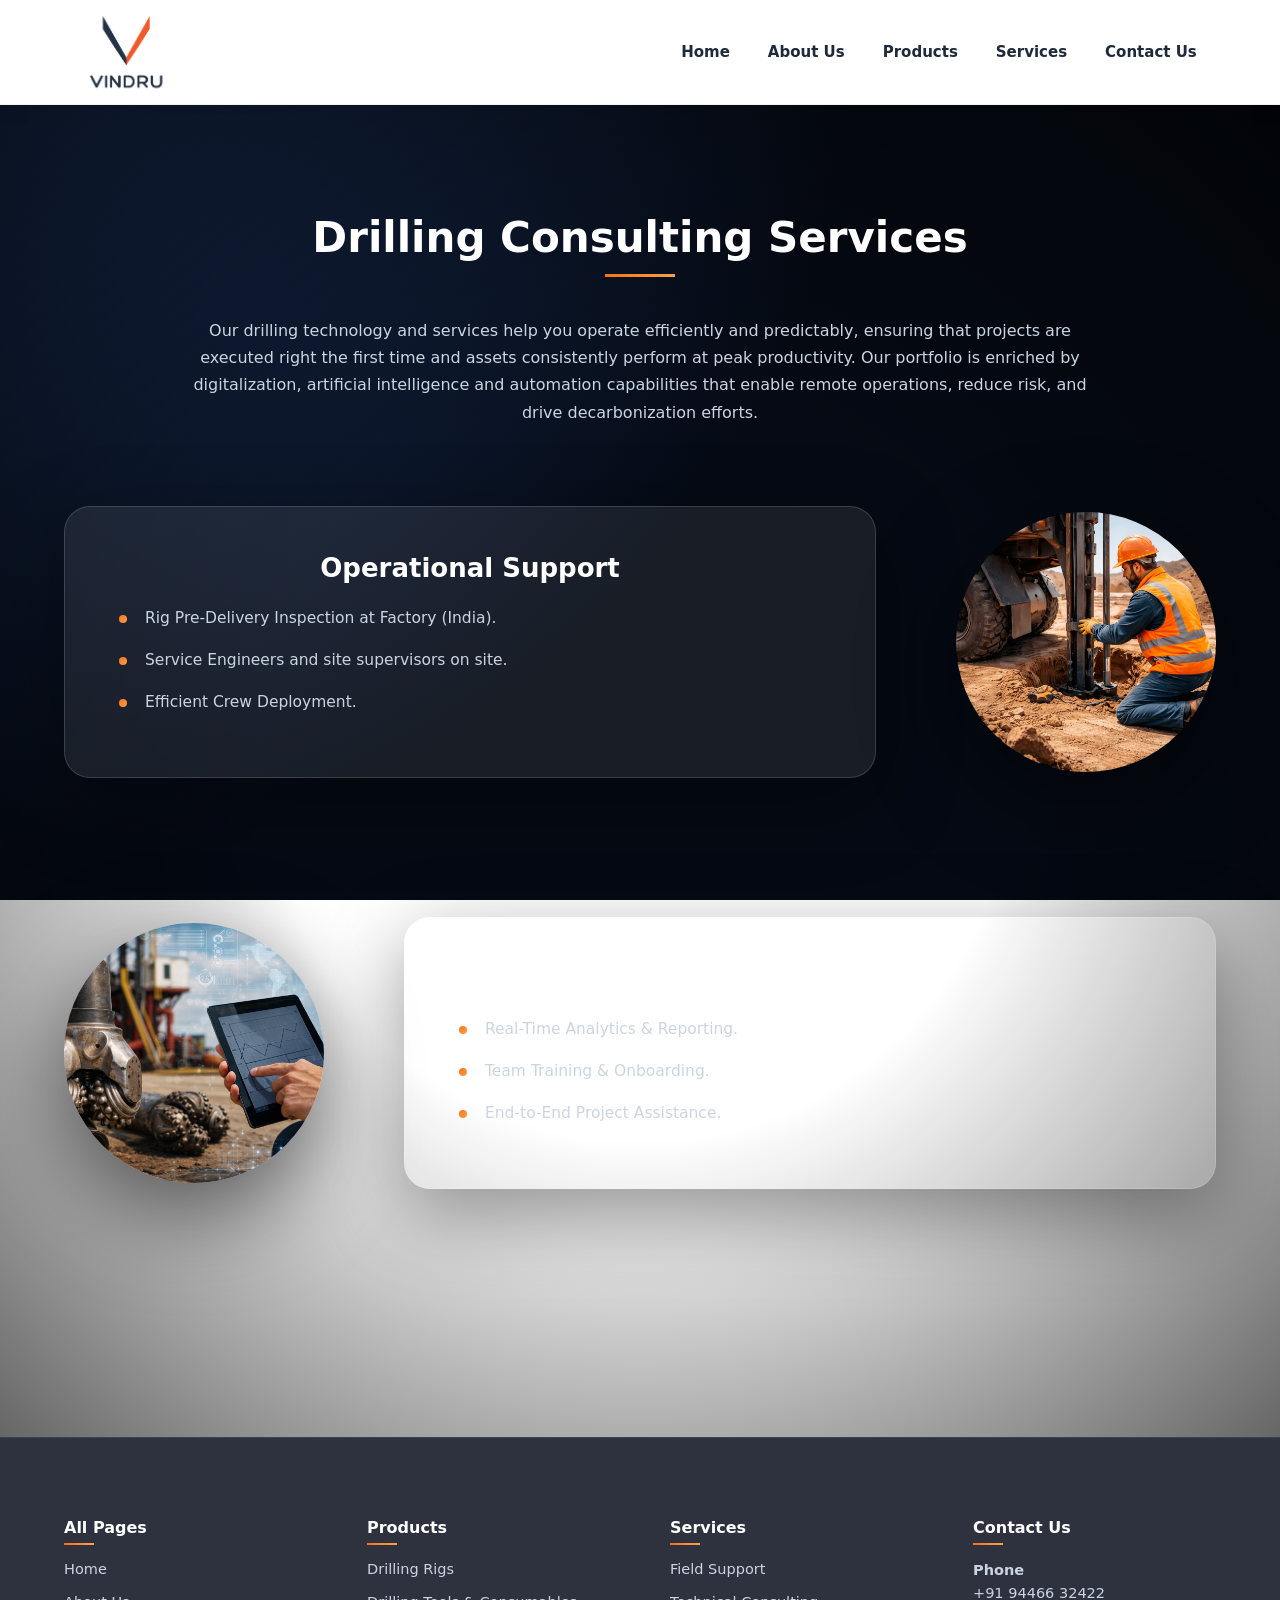
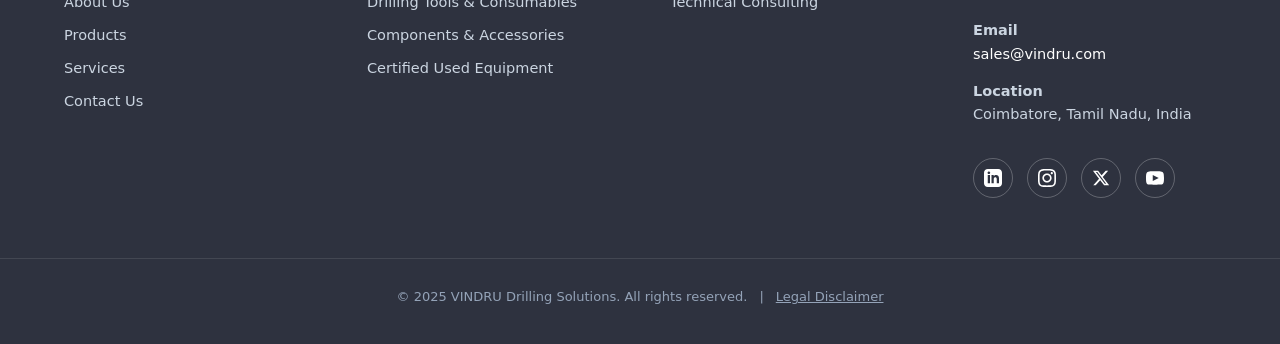
<file: services.html>
<!DOCTYPE html>
<html lang="en">
<head>
  <meta charset="UTF-8" />
  <meta name="viewport" content="width=device-width, initial-scale=1.0"/>
  <meta name="description" content="VINDRU provides specialized drilling consultation, crew deployment, and machine inspection services to maximize performance and reduce downtime in industrial operations.">
  <meta name="keywords" content="drilling services, operational support, digital support, crew deployment, machine inspection, drilling consultation, field services">
  <meta name="author" content="VINDRU Drilling Solutions">
  
  <!-- Open Graph / Social Media -->
  <meta property="og:type" content="website">
  <meta property="og:title" content="Services | VINDRU Drilling Solutions">
  <meta property="og:description" content="Specialized drilling consultation, crew deployment, and inspection services for industrial operations worldwide.">
  <meta property="og:image" content="https://vindru.com/Vindru-LOGO-New.png">
  <meta property="og:url" content="https://vindru.com/services.html">
  
  <!-- Twitter Card -->
  <meta name="twitter:card" content="summary_large_image">
  <meta name="twitter:title" content="Services | VINDRU Drilling Solutions">
  <meta name="twitter:description" content="Expert drilling services including consultation, crew deployment, and inspection.">
  
  <!-- Favicon -->
  <link rel="icon" type="image/png" href="Vindru-LOGO-New.png">
  
  <title>Services | VINDRU - Drilling Consultation & Support</title>
  
  <!-- Preload critical assets -->
  <link rel="preload" href="style.css" as="style">
  <link rel="preload" href="services.css" as="style">

  <!-- Global CSS -->
  <link rel="stylesheet" href="style.css">
  <link rel="stylesheet" href="services.css">
</head>

<body>

<!-- =========================
     NAVBAR
========================== -->
<header class="navbar">
  <div class="nav-container">

    <div class="logo">
      <img src="Vindru-LOGO-New.png" alt="VINDRU">
    </div>

    <!-- DESKTOP MENU -->
    <nav class="nav-links">
      <a href="index.html">Home</a>
      <a href="about.html">About Us</a>
      <a href="products-new.html">Products</a>
      <a href="services.html">Services</a>
      <a href="contact.html">Contact Us</a>
    </nav>

    <!-- MOBILE HAMBURGER -->
    <div class="menu-toggle" id="menuToggle">
      <span></span>
      <span></span>
      <span></span>
    </div>

  </div>
</header>

<div class="menu-overlay" id="menuOverlay">
  <nav class="menu-links">
    <a href="index.html">Home</a>
    <a href="about.html">About Us</a>
    <a href="products-new.html">Products</a>
    <a href="services.html">Services</a>
    <a href="contact.html">Contact Us</a>
  </nav>
</div>
<!-- =========================
     SERVICES SECTION
========================== -->
<section class="services-section full-width">
  <div class="container">

    <h1 class="services-title reveal fade-up">
      Drilling Consulting Services
    </h1>

    <div class="accent-line reveal scale-in"></div>

    <p class="services-intro reveal fade-up">
      Our drilling technology and services help you operate efficiently and predictably, ensuring that projects are executed right the first time and assets consistently perform at peak productivity. Our portfolio is enriched by digitalization, artificial intelligence and automation capabilities that enable remote operations, reduce risk, and drive decarbonization efforts.
    </p>

    <!-- SERVICE 1 -->
    <div class="service-row">

      <div class="service-circle reveal zoom-in">
        <img src="op-support.png" alt="Operational Support" loading="lazy" width="260" height="260">
      </div>

      <div class="service-box reveal fade-right">
        <h2>Operational Support</h2>
        <ul>
          <li>Rig Pre-Delivery Inspection at Factory (India).</li>
          <li>Service Engineers and site supervisors on site.</li>
          <li>Efficient Crew Deployment.</li>
        </ul>
      </div>

    </div>

    <!-- SERVICE 2 -->
    <div class="service-row">

      <div class="service-circle reveal zoom-in">
        <img src="dig-support.png" alt="Digital Support" loading="lazy" width="260" height="260">
      </div>

      <div class="service-box reveal fade-left">
        <h2>Digital Support</h2>
        <ul>
          <li>Real-Time Analytics & Reporting.</li>
          <li>Team Training & Onboarding.</li>
          <li>End-to-End Project Assistance.</li>
        </ul>
      </div>

    </div>

  </div>
</section>

<footer class="vindru-footer">

  <div class="footer-container">

    <!-- ALL PAGES -->
    <div class="footer-col">
      <h4>All Pages</h4>
      <ul>
        <li><a href="index.html">Home</a></li>
        <li><a href="about.html">About Us</a></li>
        <li><a href="products-new.html">Products</a></li>
        <li><a href="services.html">Services</a></li>
        <li><a href="contact.html">Contact Us</a></li>
      </ul>
    </div>

    <!-- PRODUCTS -->
    <div class="footer-col">
      <h4>Products</h4>
      <ul>
        <li><a href="products-new.html#vin-saver">Drilling Rigs</a></li>
        <li><a href="products-new.html#drilling-tools">Drilling Tools & Consumables</a></li>
        <li><a href="products-new.html#components">Components & Accessories</a></li>
        <li><a href="products-new.html#used-equipment">Certified Used Equipment</a></li>
      </ul>
    </div>

    <!-- SERVICES -->
    <div class="footer-col">
      <h4>Services</h4>
      <ul>
        <li><a href="services.html#field-support">Field Support</a></li>
        <li><a href="services.html#technical-consulting">Technical Consulting</a></li>
      </ul>
    </div>

    <!-- CONTACT -->
    <div class="footer-col footer-contact">
      <h4>Contact Us</h4>

      <p><strong>Phone</strong><br>+91 94466 32422</p>
      <p><strong>Email</strong><br><a href="mailto:sales@vindru.com">sales@vindru.com</a></p>
      <p><strong>Location</strong><br>Coimbatore, Tamil Nadu, India</p>

      <div class="footer-socials">
        <a href="https://www.linkedin.com/company/vindru" target="_blank" rel="noopener" aria-label="LinkedIn">
          <svg width="18" height="18" fill="currentColor" viewBox="0 0 24 24"><path d="M19 0h-14c-2.761 0-5 2.239-5 5v14c0 2.761 2.239 5 5 5h14c2.762 0 5-2.239 5-5v-14c0-2.761-2.238-5-5-5zm-11 19h-3v-11h3v11zm-1.5-12.268c-.966 0-1.75-.79-1.75-1.764s.784-1.764 1.75-1.764 1.75.79 1.75 1.764-.783 1.764-1.75 1.764zm13.5 12.268h-3v-5.604c0-3.368-4-3.113-4 0v5.604h-3v-11h3v1.765c1.396-2.586 7-2.777 7 2.476v6.759z"/></svg>
        </a>
        <a href="https://www.instagram.com/vindru" target="_blank" rel="noopener" aria-label="Instagram">
          <svg width="18" height="18" fill="currentColor" viewBox="0 0 24 24"><path d="M12 2.163c3.204 0 3.584.012 4.85.07 3.252.148 4.771 1.691 4.919 4.919.058 1.265.069 1.645.069 4.849 0 3.205-.012 3.584-.069 4.849-.149 3.225-1.664 4.771-4.919 4.919-1.266.058-1.644.07-4.85.07-3.204 0-3.584-.012-4.849-.07-3.26-.149-4.771-1.699-4.919-4.92-.058-1.265-.07-1.644-.07-4.849 0-3.204.013-3.583.07-4.849.149-3.227 1.664-4.771 4.919-4.919 1.266-.057 1.645-.069 4.849-.069zm0-2.163c-3.259 0-3.667.014-4.947.072-4.358.2-6.78 2.618-6.98 6.98-.059 1.281-.073 1.689-.073 4.948 0 3.259.014 3.668.072 4.948.2 4.358 2.618 6.78 6.98 6.98 1.281.058 1.689.072 4.948.072 3.259 0 3.668-.014 4.948-.072 4.354-.2 6.782-2.618 6.979-6.98.059-1.28.073-1.689.073-4.948 0-3.259-.014-3.667-.072-4.947-.196-4.354-2.617-6.78-6.979-6.98-1.281-.059-1.69-.073-4.949-.073zm0 5.838c-3.403 0-6.162 2.759-6.162 6.162s2.759 6.163 6.162 6.163 6.162-2.759 6.162-6.163c0-3.403-2.759-6.162-6.162-6.162zm0 10.162c-2.209 0-4-1.79-4-4 0-2.209 1.791-4 4-4s4 1.791 4 4c0 2.21-1.791 4-4 4zm6.406-11.845c-.796 0-1.441.645-1.441 1.44s.645 1.44 1.441 1.44c.795 0 1.439-.645 1.439-1.44s-.644-1.44-1.439-1.44z"/></svg>
        </a>
        <a href="https://twitter.com/vindru" target="_blank" rel="noopener" aria-label="X (Twitter)">
          <svg width="18" height="18" fill="currentColor" viewBox="0 0 24 24"><path d="M18.244 2.25h3.308l-7.227 8.26 8.502 11.24H16.17l-5.214-6.817L4.99 21.75H1.68l7.73-8.835L1.254 2.25H8.08l4.713 6.231zm-1.161 17.52h1.833L7.084 4.126H5.117z"/></svg>
        </a>
        <a href="https://www.youtube.com/@vindru" target="_blank" rel="noopener" aria-label="YouTube">
          <svg width="18" height="18" fill="currentColor" viewBox="0 0 24 24"><path d="M19.615 3.184c-3.604-.246-11.631-.245-15.23 0-3.897.266-4.356 2.62-4.385 8.816.029 6.185.484 8.549 4.385 8.816 3.6.245 11.626.246 15.23 0 3.897-.266 4.356-2.62 4.385-8.816-.029-6.185-.484-8.549-4.385-8.816zm-10.615 12.816v-8l8 3.993-8 4.007z"/></svg>
        </a>
      </div>
    </div>

  </div>

  <div class="footer-bottom">
    © 2025 VINDRU Drilling Solutions. All rights reserved.
    <span class="footer-separator">|</span>
    <button id="openLegal" class="footer-legal-link">Legal Disclaimer</button>
  </div>

</footer>

<!-- Legal Disclaimer Modal -->
<div id="legalModal" class="legal-modal">
  <div class="legal-box">
    <button class="legal-close" id="closeLegal">&times;</button>
    <h2>Legal Disclaimer</h2>
    <div class="legal-scroll">
      <h4>Legal Disclaimer</h4>
      <p>VINDRU (Vindru Drilling Solutions Corp) provides access to information and materials (the "Information") on www.vindru.com, subject to the Terms of Use and this Disclaimer. By accessing or using this Website, you acknowledge and agree to be bound by the Terms of Use and this Disclaimer. If you do not agree with these terms, you are advised not to access or use the Website.<br><br>VINDRU reserves the right to modify the Terms of Use and/or this Disclaimer at any time, at its sole discretion and without prior notice, by posting the updated terms on the Website. Continued use of the Website following the posting of any changes constitutes your acceptance of those changes, regardless of whether you have reviewed them.</p>
      
      <h4>Copyright</h4>
      <p>© Vindru Drilling Solutions Corp. 2025. All rights reserved.<br><br>Except as expressly permitted in this Website, no part of the information or content may be reproduced, distributed, or transmitted in any form or by any means without the prior written consent of VINDRU</p>
      
      <h4>Trademarks</h4>
      <p>VINDRU, including the VINDRU name, logos, graphics, service marks, and "vindru.com," are trademarks of VINDRU. Except as expressly permitted herein, these trademarks may not be used without prior written authorization from VINDRU.<br><br>All other trademarks appearing on this Website that are not owned by VINDRU are the property of their respective owners. These owners may not be affiliated with, connected to, or sponsored by VINDRU.</p>
      
      <h4>Website Access and Use</h4>
      <p>Subject to the terms and conditions outlined in the Terms of Use and this Disclaimer, VINDRU grants you a limited, non-exclusive, non-transferable, and restricted right to access, use, and display this Website and its contents.<br><br>By accessing the Website, you agree not to disrupt or attempt to disrupt its operation in any manner. Your use of the Website must at all times comply with the Terms of Use and this Disclaimer.<br><br>Unless expressly stated otherwise on the Website, you may not copy, print, reproduce, or otherwise use the information and materials available on this Website without prior written permission from VINDRU.</p>
      
      <h4>Governing Law and Jurisdiction</h4>
      <p>By accessing this Website, you agree that all matters arising out of or relating to this Website, including any disputes involving VINDRU, shall be governed by the laws of the Republic of India. You also agree to submit to the exclusive jurisdiction of the courts located in Coimbatore, Tamil Nadu, for the resolution of any such disputes.</p>
    </div>
  </div>
</div>

<script>
const openLegal = document.getElementById("openLegal");
const closeLegal = document.getElementById("closeLegal");
const modal = document.getElementById("legalModal");

if (openLegal && closeLegal && modal) {
  openLegal.onclick = () => modal.classList.add("active");
  closeLegal.onclick = () => modal.classList.remove("active");
  modal.onclick = e => {
    if(e.target === modal) modal.classList.remove("active");
  };
}
</script>

<!-- =========================
     REVEAL SCRIPT
========================== -->
<script>
  const reveals = document.querySelectorAll('.reveal');

  const observer = new IntersectionObserver(
    entries => {
      entries.forEach(entry => {
        if (entry.isIntersecting) {
          entry.target.classList.add('active');
          observer.unobserve(entry.target);
        }
      });
    },
    { threshold: 0.2 }
  );

  reveals.forEach(el => observer.observe(el));
</script>

<script>
const toggle = document.getElementById("menuToggle");
const overlay = document.getElementById("menuOverlay");

toggle.addEventListener("click", () => {
  overlay.classList.toggle("active");
});

overlay.addEventListener("click", () => {
  overlay.classList.remove("active");
});
</script>

</body>
</html>
</file>
<file: style.css>
/* ================================
   TRUE FULL WIDTH LAYOUT SYSTEM
================================ */

html, body {
  width: 100%;
  margin: 0;
  padding: 0;
  overflow-x: hidden;
}

/* Sections stretch full width */
section {
  width: 100%;
}

/* Content stays centered */







:root {
  --navy: #0b2d42;
  --steel: #143e5a;
  --white: #ffffff;
  --orange: #f97316;
  --text-dark: #0f172a;
  --text-muted: #64748b;
  --text-light: #cbd5e1;
  --bg-main: #0b1e2d;
  --bg-deep: #0f2a3d;
  --grid-color: rgba(255,255,255,0.04);
  --nav-height: 96px;
}

/* =========================
   GLOBAL FLUID CONTAINER
========================= */

.container,
.nav-container,
.industries-glass,
.global-container,
.footer-container {
  width: min(92%, 1320px);
  margin-inline: auto;
}

/* ensures full-width sections still align inside */
.full-width > * {
  width: min(92%, 1320px);
  margin-inline: auto;
}

/* prevents edge hugging on tiny phones */
@media (max-width: 480px){
  .container,
  .nav-container,
  .industries-glass,
  .global-container,
  .footer-container {
    width: 94%;
  }
}

/* ================================
   GLOBAL SECTION SPACING SYSTEM
================================ */
.section {
  padding-top: 100px;
  padding-bottom: 100px;
}

@media (max-width: 768px) {
  .section {
    padding-top: 70px;
    padding-bottom: 70px;
  }
}


/* ================================
   GLOBAL CONTAINER – SINGLE SOURCE
================================ */



/* Brand accent line */


* {
  margin: 0;
  padding: 0;
  box-sizing: border-box;
  font-family: Inter, system-ui, sans-serif;
}

/* ================================
   GLOBAL BACKGROUND SYSTEM
   (Applies to every page)
================================ */

body {
  background:
    radial-gradient(circle at top left, #1b335f 0%, #050a14 55%),
    radial-gradient(circle at bottom right, #7a3a10 0%, #050a14 60%);
  background-attachment: fixed;
}


@keyframes bgFloat {
  0% { transform: translateY(0px) translateX(0px); }
  100% { transform: translateY(-40px) translateX(30px); }
}

body {
  position: relative;
  overflow-x: hidden;
}

section, header, footer, main {
  position: relative;
  z-index: 1;
}

/* CONTAINER */



/* NAVBAR */
/* ===== NAVBAR ===== */
/* =========================
   NAVBAR – RESPONSIVE MASTER
========================= */
/* ===============================
   GLOBAL HAMBURGER NAVBAR
================================ */

.navbar {
  width: 100%;
  background: white;
  position: sticky;
  top: 0;
  z-index: 1000;
  box-shadow: 0 4px 20px rgba(0,0,0,0.08);
}

.nav-container {
  max-width: 1320px;
  margin: 0 auto;
  padding: 16px 32px;
  display: flex;
  justify-content: space-between;
  align-items: center;
}

.logo {
  display: flex;
  align-items: center;
  height: 72px;
  overflow: visible;
}

.logo img {
  height: 72px;
  width: auto;
  transform: scale(1.2);
  transform-origin: left center;
}


@media(max-width: 768px) {

  .logo {
    height: 48px;
  }

  .logo img {
    height: 48px;
    transform: scale(1.35);
  }
}

/* ===============================
   DESKTOP NAV LINKS
================================ */

.nav-links{
  display:flex;
  gap:38px;
  align-items:center;
}

.nav-links a{
  text-decoration:none;
  font-size:15px;
  font-weight:500;
  color:#0f172a;
  position:relative;
  transition:.3s ease;
}

/* subtle underline hover */
.nav-links a::after{
  content:"";
  position:absolute;
  left:0;
  bottom:-6px;
  width:0;
  height:2px;
  background:#f97316;
  transition:.3s ease;
}

.nav-links a:hover{
  color:#f97316;
}

.nav-links a:hover::after{
  width:100%;
}







/* ===============================
   NAVBAR RESPONSIVE BEHAVIOR
================================ */

/* Desktop */
@media(min-width: 900px){

  /* show desktop menu */
  .nav-links{
    display:flex;
  }

  /* hide hamburger */
  .menu-toggle{
    display:none;
  }
}

/* Mobile */
@media(max-width: 899px){

  /* hide desktop links */
  .nav-links{
    display:none;
  }

  /* show hamburger */
  .menu-toggle{
    display:flex;
  }
}

/* ===============================
   FINAL NAVBAR VISIBILITY FIX
================================ */

/* DESKTOP */
@media (min-width: 900px){
  .menu-toggle{
    display:none !important;
  }

  .nav-links{
    display:flex !important;
  }
}

/* MOBILE */
@media (max-width: 899px){
  .menu-toggle{
    display:flex !important;
  }

  .nav-links{
    display:none !important;
  }
}

.navbar{
  border-bottom:1px solid rgba(0,0,0,0.05);
  box-shadow:
    0 6px 20px rgba(0,0,0,0.06),
    0 1px 0 rgba(255,255,255,0.6) inset;
}


.nav-links a{
  position:relative;
  padding:6px 0;
}

.nav-links a::after{
  content:"";
  position:absolute;
  left:0;
  bottom:-4px;
  width:0;
  height:2px;
  background:linear-gradient(90deg,#f97316,#ff9f4a);
  transition:0.35s ease;
}

.nav-links a:hover::after{
  width:100%;
}


.nav-links a{
  font-weight:600;
  color:#1e293b;
}


.navbar{
  box-shadow: 0 6px 18px rgba(0,0,0,0.06);
}




/* HAMBURGER */
.menu-toggle {
  width: 28px;
  height: 20px;
  display: flex;
  flex-direction: column;
  justify-content: space-between;
  cursor: pointer;
}

.menu-toggle span {
  height: 3px;
  background: #0f172a;
  border-radius: 2px;
}

/* ===============================
   FULLSCREEN MENU
================================ */

.menu-overlay {
  position: fixed;
  inset: 0;
  background: rgba(5,15,30,0.95);
  display: flex;
  align-items: center;
  justify-content: center;
  opacity: 0;
  pointer-events: none;
  transition: 0.4s ease;
  z-index: 2000;
}

.menu-overlay.active {
  opacity: 1;
  pointer-events: all;
}

.menu-links {
  display: flex;
  flex-direction: column;
  gap: 32px;
  text-align: center;
}

.menu-links a {
  font-size: 28px;
  font-weight: 600;
  color: white;
  text-decoration: none;
  transition: 0.3s;
}

.menu-links a:hover {
  color: #f97316;
}
/* HERO */


/* WHO WE ARE */

/* ================================
   WHO WE ARE SECTION
================================ */

.who-we-are {
  background: #081220; /* same site dark blue */
      /* tightened spacing */
  padding: 0;
  color: white;
}

.who-grid {
  display: grid;
  grid-template-columns: 1fr 1fr;
  gap: 60px;
  align-items: center;
}

/* IMAGE */
.who-image img {
  width: 100%;
  border-radius: 20px;
  object-fit: cover;
  transition: transform 0.4s ease;
}

.who-image img:hover {
  transform: scale(1.03);
}

/* TEXT */
.who-eyebrow {
  font-size: 12px;
  letter-spacing: 2px;
  color: var(--orange);
  font-weight: 600;
}

.who-content h2 {
  font-size: 40px;
  line-height: 1.25;
  margin: 8px 0 10px;
}

.who-content p {
  color: #cbd5e1;
  line-height: 1.7;
  margin-bottom: 16px;
  max-width: 520px;
}


/* ================================
   REVEAL ANIMATIONS
================================ */

.reveal-left,
.reveal-right {
  opacity: 0;
  transition: all 0.9s ease;
}

.reveal-left {
  transform: translateX(-60px);
}

.reveal-right {
  transform: translateX(60px);
}

.reveal-left.active,
.reveal-right.active {
  opacity: 1;
  transform: translateX(0);
}

/* Button delay */
.reveal-delay {
  display: inline-block;
  opacity: 0;
  transform: translateY(20px);
  transition: all 0.8s ease 0.2s;
}

.reveal-delay.active {
  opacity: 1;
  transform: translateY(0);
}

/* OUTLINE BUTTON (Know More) */
.btn-outline {
  display: inline-block;
  padding: 12px 28px;
  border-radius: 30px;
  border: 2px solid #ff7a00;
  color: #ff7a00;
  text-decoration: none;
  font-weight: 600;
  transition: all 0.3s ease;
}

.btn-outline:hover {
  background: #ff7a00;
  color: #ffffff;
}

.btn-primary,
.btn-outline {
  min-width: 160px;
  text-align: center;
}

/* ================================
   RESPONSIVE
================================ */

@media (max-width: 900px) {
  .who-grid {
    grid-template-columns: 1fr;
    gap: 40px;
  }

  .who-content h2 {
    font-size: 34px;
  }
}



/* PRODUCTS */
/* PRODUCTS SECTION */
/* PRODUCTS SECTION */

.products-section {
  background: transparent;
 
  overflow: hidden;
}

/* HEADER */
.products-header {
  text-align: center;
  margin-bottom: 60px;
}

.products-tag {
  font-size: 13px;
  font-weight: 700;
  letter-spacing: 2.5px;
  text-transform: uppercase;
  color: #f97316;
  display: inline-block;
  margin-bottom: 12px;
}

.products-tag::after {
  content: "";
  display: block;
  width: 42px;
  height: 3px;
  background: linear-gradient(90deg, #f97316, #ff9f4a);
  margin: 10px auto 0;
  border-radius: 2px;
}

.section-title {
  font-size: 40px;
  font-weight: 700;
  color: #ffffff;
  margin: 14px 0;
}

.section-subtitle {
  max-width: 720px;
  margin: 0 auto;
  font-size: 16px;
  line-height: 1.7;
  color: #cbd5e1;
}

/* SCROLL ROW */
.products-scroll {
  display: flex;
  gap: 28px;
  overflow-x: auto;
  padding-bottom: 20px;
  scroll-behavior: smooth;
}

.products-scroll::-webkit-scrollbar {
  height: 8px;
}

.products-scroll::-webkit-scrollbar-thumb {
  background: rgba(249, 115, 22, 0.6);
  border-radius: 10px;
}

.products-scroll::-webkit-scrollbar-track {
  background: transparent;
}

/* PRODUCT CARD */
.product-card {
  min-width: 260px;
  height: 280px;
  background: #000;
  border-radius: 18px;
  box-shadow: 0 20px 50px rgba(0,0,0,0.25);
  transition: all 0.35s ease;
  position: relative;
  flex-shrink: 0;
  overflow: hidden;
}

/* IMAGE FILLS ENTIRE BOX */
.product-image {
  position: absolute;
  inset: 0;
  width: 100%;
  height: 100%;
}

.product-image img {
  width: 100%;
  height: 100%;
  object-fit: cover;
  transform: scale(0.85);
  transition: transform 0.35s ease;
}

/* TITLE - ALWAYS VISIBLE */
.product-card h3 {
  position: absolute;
  bottom: 0;
  left: 0;
  right: 0;
  padding: 20px;
  font-size: 18px;
  font-weight: 600;
  color: #fff;
  background: linear-gradient(to top, rgba(0,0,0,0.9), transparent);
  opacity: 1;
  transform: translateY(0);
  transition: all 0.35s ease;
  z-index: 2;
  text-align: center;
}

/* HOVER - SHOW TEXT & ZOOM IMAGE */
.product-card:hover h3 {
  opacity: 1;
  transform: translateY(0);
}

.product-card:hover .product-image img {
  transform: scale(1.1);
}

.product-card:hover {
  transform: translateY(-8px);
  box-shadow:
    0 30px 70px rgba(0,0,0,0.35),
    0 0 0 2px rgba(249,115,22,0.5);
}

/* MOBILE */
@media (max-width: 768px) {
  .products-section {
    padding: 90px 0px;
  }

  .section-title {
    font-size: 28px;
  }

  .product-card {
    min-width: 220px;
    height: 240px;
  }
}

/* WRAPPER FOR ARROWS */
.products-wrapper {
  position: relative;
}

/* SCROLL BUTTONS */
.scroll-btn {
  position: absolute;
  top: 50%;
  transform: translateY(-50%);
  background: rgba(15, 23, 42, 0.85);
  color: white;
  border: none;
  font-size: 22px;
  width: 44px;
  height: 44px;
  border-radius: 50%;
  cursor: pointer;
  z-index: 10;
  transition: all 0.3s ease;
}

.scroll-btn:hover {
  background: #f97316;
}

.scroll-btn.left {
  left: -22px;
}

.scroll-btn.right {
  right: -22px;
}

/* CLICKABLE CARD */
.product-card {
  text-decoration: none;
  color: inherit;
}

/* REVEAL ANIMATION */
.reveal {
  opacity: 0;
  transform: translateY(30px);
  transition: all 0.8s ease;
}

.reveal.active {
  opacity: 1;
  transform: translateY(0);
}

/* MOBILE */
@media (max-width: 768px) {
  .scroll-btn {
    display: none;
  }
}








/* MOBILE – SMOOTH HORIZONTAL SCROLL */
/* FORCE MOBILE TO TREAT PRODUCT STRIP AS A SWIPE GALLERY */
@media (max-width: 768px) {
  .products-scroll {
    position: relative;
    z-index: 10;
    will-change: transform;
    transform: translateZ(0);
    pointer-events: auto;

    overflow-x: auto;
    overflow-y: hidden;
    -webkit-overflow-scrolling: touch;
    touch-action: pan-x;
    scroll-snap-type: x mandatory;
    scroll-behavior: smooth;

    padding-left: 16px;
    padding-right: 16px;
  }

  .product-card {
    scroll-snap-align: center;
  }

  /* SHOW PRODUCT NAMES ON MOBILE */
  .product-card h3 {
    opacity: 1;
    transform: translateY(0);
  }
}







/* GLOBAL */
/* =========================
   GLOBAL PRESENCE – SPLIT
   ========================= */

.global-section {
  background: transparent;
  
}

.global-container {
  max-width: 1300px;
  margin: auto;
  display: grid;
  grid-template-columns: 1.1fr 0.9fr;
  gap: 80px;
  align-items: center;
}

/* LEFT CONTENT */
.global-content .section-tag {
  font-size: 12px;
  letter-spacing: 2.5px;
  font-weight: 700;
  color: var(--orange);
  display: inline-block;
  margin-bottom: 16px;
}

.global-content h2 {
  font-size: 40px;
  font-weight: 700;
  color: #ffffff;
  margin-bottom: 20px;
}

.global-content p {
  font-size: 16px;
  line-height: 1.7;
  color: #cbd5e1;
  max-width: 520px;
  margin-bottom: 28px;
}

/* RIGHT IMAGE */
.global-image {
  padding: 0;
  background: none;
}


.global-image img {
  width: 100%;
  height: auto;
  border-radius: 16px;
}

/* RESPONSIVE */
@media (max-width: 900px) {
  .global-container {
    grid-template-columns: 1fr;
    gap: 48px;
  }

  .global-content h2 {
    font-size: 32px;
  }

  .global-image {
    padding: 0px;
  }
}

@media (max-width: 768px) {
  .global-container {
    padding: 0 16px; /* 👈 same as rest of site */
  }
}


/* ================================
   CONTACT SECTION
================================ */

.contact-section {
  background: linear-gradient(
    180deg,
    rgba(5, 10, 20, 0) 0%,
    rgba(5, 10, 20, 0.6) 40%,
    rgba(5, 10, 20, 0.9) 100%
  );
  padding: clamp(80px, 10vw, 140px) 6%;
}

/* GRID */
.contact-grid {
  display: grid;
  grid-template-columns: 1.2fr 1fr;
  gap: 80px;
  align-items: center;
}

/* LEFT SIDE */
.contact-left h3 {
  font-size: 28px;
  font-weight: 600;
  margin-bottom: 16px;
  max-width: 420px;
}

.contact-left p {
  font-size: 15.5px;
  line-height: 1.7;
  color: #cbd5e1;
  max-width: 420px;
}

/* SOCIALS */
.contact-socials {
  display: flex;
  gap: 14px;
  margin-top: 28px;
}

.contact-socials a {
  width: 38px;
  height: 38px;
  border-radius: 50%;
  border: 1px solid rgba(255,255,255,0.25);
  display: grid;
  place-items: center;
  color: #ffffff;
  font-size: 14px;
  text-decoration: none;
  transition: all 0.3s ease;
}

.contact-socials a:hover {
  background: #f97316;
  border-color: #f97316;
}

/* RIGHT SIDE */
.contact-right h2 {
  font-size: 34px;
  font-weight: 700;
  margin-bottom: 12px;
}



/* DETAILS */
.contact-details {
  list-style: none;
  padding: 0;
  margin: 0;
}

.contact-details li {
  display: grid;
  grid-template-columns: 120px 1fr;
  padding: 18px 0;
  border-bottom: 1px solid rgba(255,255,255,0.12);
}

.contact-details span {
  color: #94a3b8;
  font-size: 14px;
}

.contact-details a,
.contact-details p {
  color: #ffffff;
  font-size: 15px;
  text-decoration: none;
}



/* ================================
   CONTACT SECTION (MOBILE FRIENDLY)
================================ */
@media (max-width: 900px) {
  .contact-section {
    padding: 90px 0;
    text-align: center;
  }

  .contact-grid {
    grid-template-columns: 1fr;
    gap: 50px;
  }

  .contact-left h3 {
    font-size: 22px;
    margin: 0 auto 12px;
  }

  .contact-left p {
    max-width: 90%;
    margin: 0 auto;
    font-size: 14.5px;
  }

  .contact-socials {
    justify-content: center;
  }

  .contact-right h2 {
    font-size: 26px;
  }

  .contact-details li {
    grid-template-columns: 1fr;
    gap: 6px;
    text-align: center;
  }

  .contact-details span {
    font-size: 13px;
  }

  .contact-details a,
  .contact-details p {
    font-size: 14px;
  }
}

@media (max-width: 600px) {
  .contact-section {
    padding: 72px 0;
  }

  .contact-left h3 {
    font-size: 20px;
  }

  .contact-right h2 {
    font-size: 22px;
  }
}


/* ===== MOBILE & TABLET FIXES ===== */
@media (max-width: 992px) {

  

  /* WHO WE ARE */
  .who-card {
    padding: 40px 28px;
  }

  


  /* GLOBAL STRIP */
  .global-strip {
    padding: 32px 24px;
  }
}

@media (max-width: 600px) {

  h1 {
    font-size: 30px;
  }

  h2 {
    font-size: 26px;
  }

  .section-title {
    font-size: 28px;
  }
}


img {
  max-width: 100%;
  height: auto;
  display: block;
}


/* =========================
   REVEAL ANIMATIONS – POLISHED
========================= */

.reveal,
.reveal-left,
.reveal-right {
  opacity: 0;
  transition: opacity 0.6s ease, transform 0.6s ease;
  will-change: transform, opacity;
}

.reveal {
  transform: translateY(24px);
}

.reveal-left {
  transform: translateX(-32px);
}

.reveal-right {
  transform: translateX(32px);
}

.reveal.active,
.reveal-left.active,
.reveal-right.active {
  opacity: 1;
  transform: translate(0);
}

/* subtle delay utility */
.reveal-delay {
  transition-delay: 0.15s;
}

/* =========================
   MOBILE FINAL POLISH
========================= */

@media (max-width: 600px) {
  section:not(.who-we-are) {
    padding-top: 64px;
    padding-bottom: 64px;
  }

  .who-we-are {
    padding-top: 40px;
    padding-bottom: 40px;
  }


 

  .who-content h2,
  .global-content h2 {
    font-size: 28px;
  }

  .product-card {
    min-width: 200px;
    height: 200px;
  }

  .services-grid {
    gap: 24px;
  }

  .btn-primary,
  .btn-outline {
    padding: 12px 22px;
    font-size: 14px;
  }
}

  /* =========================
   GLOBAL NOISE TEXTURE
   (PREMIUM DEPTH)
========================= */
/* MOBILE – CENTER HERO ACCENT LINE */


/* WHO WE ARE – custom spacing override */
section.who-we-are.section {
  padding-top: 120px;
  padding-bottom: 110px;
}

@media (max-width: 768px) {
  section.who-we-are.section {
    padding-top: 80px;
    padding-bottom: 75px;
  }
}

.accent-line {
  width: 72px;
  height: 3px;
  background: linear-gradient(90deg, #f97316, #ff9f4a);
  margin: 18px auto 32px;
  display: block;
}



.section-header,

.about-content {
  text-align: center;
  width: 100%;
}

.who-we-are {
  display: flex;
  flex-direction: column;
  align-items: center;
}



/* === SERVICES — CINEMATIC FLOATING STYLE === */

.services-section {
  text-align: center;
  color: white;
  padding: clamp(80px, 12vw, 140px) 0;
  background: transparent;
  position:relative;
}

.services-section::before{
  content:"";
  position:absolute;
  inset:0;
  background:
    radial-gradient(circle at 50% 50%, rgba(249,115,22,0.04), transparent 60%);
  pointer-events:none;
}

.services-header {
  max-width: 820px;
  margin: 0 auto 80px;
  position:relative;
  z-index:1;
}

.services-tag {
  font-size: 13px;
  letter-spacing: 2px;
  color: #f97316;
  font-weight: 600;
}

.section-title {
  font-size: clamp(28px, 4vw, 46px);
  font-weight: 700;
  margin: 14px 0;
}

.section-subtitle {
  font-size: 16px;
  line-height: 1.7;
  color: #cbd5e1;
}

/* 3-column cinematic layout */
.services-grid {
  max-width: 1100px;
  margin: auto;
  display: grid;
  grid-template-columns: repeat(3, 1fr);
  gap: 80px;
  position:relative;
  z-index:1;
}

/* Clean minimal cards */
.service-card {
  background: none !important;
  box-shadow: none !important;
  border-radius: 0 !important;
  padding: 0 !important;
  transition:0.3s ease;
}

.service-card:hover{
  transform:translateY(-4px);
}

/* Orange separator line */
.service-card::before {
  content: "";
  display: block;
  width: 70px;
  height: 2px;
  background: linear-gradient(90deg, #f97316, #ff9f4a);
  margin: 0 auto 26px;
}

.service-icon {
  font-size: 46px;
  margin-bottom: 18px;
}

.service-card h3 {
  font-size: 22px;
  font-weight: 600;
  margin-bottom: 12px;
  color: white;
  transition:0.3s ease;
}

.service-card:hover h3{
  color:#f97316;
}

.service-card p {
  font-size: 15px;
  line-height: 1.6;
  color: #cbd5e1;
  max-width: 280px;
  margin: 0 auto;
}

/* Mobile */
@media (max-width: 900px) {
  .services-grid {
    grid-template-columns: 1fr;
    gap: 50px;
  }
}

/* === SERVICES — CINEMATIC BACKGROUND === */

.services-section {
  position: relative;
  overflow: hidden;
  background: 
    transparent
}

/* soft stars / noise */
.services-section::before {
  content: "";
  position: absolute;
  inset: 0;
  background-image:
    radial-gradient(1px 1px at 20% 30%, rgba(255,255,255,0.25), transparent),
    radial-gradient(1px 1px at 70% 20%, rgba(255,255,255,0.15), transparent),
    radial-gradient(1px 1px at 40% 80%, rgba(255,255,255,0.2), transparent);
  opacity: 0.25;
  pointer-events: none;
}

/* dark vignette */
.services-section::after {
  content: "";
  position: absolute;
  inset: 0;
  background: radial-gradient(circle at center, transparent 40%, rgba(0,0,0,0.6) 100%);
  pointer-events: none;
}

/* keep content above glow */
.services-section > * {
  position: relative;
  z-index: 1;
}



/* ===============================
   INDUSTRIES – PREMIUM GLASS
================================ */

.industries-section {
  width: 100%;
  padding: 100px 0;
  background: transparent;
  position:relative;
}

.industries-section::before{
  content:"";
  position:absolute;
  inset:0;
  background:
    radial-gradient(circle at 20% 30%, rgba(249,115,22,0.08), transparent 50%),
    radial-gradient(circle at 80% 70%, rgba(100,150,255,0.06), transparent 50%);
  pointer-events:none;
}

/* Glass wrapper */
.industries-glass {
  max-width: 1320px;
  margin: 0 auto;
  padding: 72px 64px;
  background: rgba(255,255,255,0.045);
  backdrop-filter: blur(16px);
  border-radius: 28px;
  box-shadow: 
    0 50px 120px rgba(0,0,0,0.45),
    inset 0 1px 0 rgba(255,255,255,0.08);
  border:1px solid rgba(255,255,255,0.1);
  position:relative;
  z-index:1;
}

/* Main layout */
.industries-container {
  display: flex;
  flex-direction: column;
  gap: 50px;
}

/* ===============================
   LEFT CONTENT
================================ */

.industries-content {
  text-align: center;
  max-width: 900px;
  margin: 0 auto;
}

.industries-content .section-tag {
  font-size: 12px;
  letter-spacing: 2.5px;
  font-weight: 700;
  color: #f97316;
  display: inline-block;
  margin-bottom: 16px;
}

.industries-content h2 {
  font-size: 38px;
  font-weight: 700;
  line-height: 1.2;
  color: #ffffff;
  margin-bottom: 18px;
}

.industries-content p {
  font-size: 15.5px;
  line-height: 1.7;
  color: #cbd5e1;
  max-width: 100%;
  margin: 0 auto;
}

/* ===============================
   RIGHT GRID
================================ */

.industries-grid {
  display: grid;
  grid-template-columns: repeat(3, 1fr);
  gap: 24px;
}

/* ===============================
   CARD
================================ */

.industry-card {
  background: linear-gradient(145deg,rgba(255,255,255,0.06),rgba(255,255,255,0.03));
  backdrop-filter: blur(10px);
  border-radius: 20px;
  overflow: hidden;
  box-shadow: 0 25px 60px rgba(0,0,0,0.3);
  transition: all 0.35s ease;
  border:1px solid rgba(255,255,255,0.08);
}

/* Image */
.industry-card img {
  width: 100%;
  height: 160px;
  object-fit: cover;
  display: block;
  transition:0.3s ease;
}

.industry-card:hover img{
  transform:scale(1.05);
}

/* Text */
.industry-card h3 {
  font-size: 17px;
  font-weight: 600;
  color: #ffffff;
  padding: 16px 18px 6px;
}

.industry-card p {
  font-size: 14px;
  line-height: 1.55;
  color: #cbd5e1;
  padding: 0 18px 20px;
}

/* Hover */
.industry-card:hover {
  transform: translateY(-6px);
  box-shadow: 
    0 35px 70px rgba(0,0,0,0.4),
    0 0 30px rgba(249,115,22,0.15);
  border-color:rgba(249,115,22,0.2);
}

.industry-card:hover h3 {
  color: #f97316;
}

/* ===============================
   RESPONSIVE — TABLET
================================ */

@media (max-width: 1024px) {
  .industries-grid {
    grid-template-columns: repeat(2, 1fr);
    gap: 20px;
  }
}

@media (max-width: 900px) {
  .industries-container {
    gap: 40px;
  }

  .industries-glass {
    padding: 60px 40px;
  }

  .industries-content h2 {
    font-size: 32px;
  }
}

/* ===============================
   RESPONSIVE — MOBILE
================================ */

@media (max-width: 600px) {
  .industries-section {
    padding: 70px 0;
  }

  .industries-glass {
    padding: 48px 22px;
    border-radius: 22px;
  }

  .industries-content h2 {
    font-size: 26px;
  }

  .industries-content p {
    font-size: 14.5px;
  }

  .industries-grid {
    grid-template-columns: 1fr;
    gap: 24px;
  }

  .industry-card img {
    height: 160px;
  }

  .industry-card h3 {
    font-size: 17px;
  }

  .industry-card p {
    font-size: 14px;
  }
}



/* ================================
   VINDRU FOOTER (Leanoms-style)
================================ */

.vindru-footer {
  background: rgba(10,15,30,0.85);
  backdrop-filter: blur(10px);
  border-top: 1px solid rgba(255,255,255,0.08);
  color: #ffffff;
  padding: 80px 0 40px;
  width: 100%;
}

.footer-wrapper {
  width: 100%;
}

.footer-container {
  width: 90%;
  max-width: 1200px;
  margin: auto;
  display: grid;
  grid-template-columns: repeat(4, 1fr);
  gap: 60px;
}

/* Headings */
.footer-col h4 {
  font-size: 16px;
  font-weight: 700;
  margin-bottom: 22px;
  position: relative;
}

.footer-col h4::after {
  content: "";
  width: 30px;
  height: 2px;
  background: linear-gradient(90deg,#f97316,#ff9f4a);
  position: absolute;
  bottom: -8px;
  left: 0;
}

/* Lists */
.footer-col ul {
  list-style: none;
  padding: 0;
  margin: 0;
}

.footer-col li {
  margin-bottom: 14px;
}

.footer-col a {
  color: #cbd5e1;
  text-decoration: none;
  font-size: 14.5px;
  transition: all 0.25s ease;
}

.footer-col a:hover {
  color: #f97316;
  padding-left: 6px;
}

/* Contact */
.footer-contact p {
  font-size: 14.5px;
  line-height: 1.6;
  color: #cbd5e1;
  margin-bottom: 14px;
}

.footer-contact a {
  color: #ffffff;
}

/* Social Icons */
.footer-socials {
  display: flex;
  gap: 14px;
  margin-top: 18px;
}

.footer-socials a {
  width: 40px;
  height: 40px;
  border-radius: 50%;
  border: 1px solid rgba(255,255,255,0.25);
  display: flex;
  align-items: center;
  justify-content: center;
  color: white;
  text-decoration: none;
  transition: all 0.3s ease;
}

.footer-socials a svg {
  width: 18px;
  height: 18px;
}

.footer-socials a:hover {
  background: #f97316;
  border-color: #f97316;
  transform: translateY(-3px);
}

/* Footer contact column alignment */
.footer-contact {
  display: flex;
  flex-direction: column;
}

.footer-contact > * {
  align-self: flex-start;
}

.footer-contact .footer-socials {
  align-self: flex-start;
}

/* Bottom Bar */
.footer-bottom {
  margin-top: 60px;
  padding-top: 30px;
  border-top: 1px solid rgba(255,255,255,0.1);
  text-align: center;
  font-size: 13px;
  color: #94a3b8;
  display: flex;
  align-items: center;
  justify-content: center;
  gap: 12px;
  flex-wrap: wrap;
}

/* ================================
   MOBILE FOOTER
================================ */

@media (max-width: 900px) {
  .footer-container {
    grid-template-columns: 1fr 1fr;
    gap: 40px;
  }
}

@media (max-width: 600px) {
  .vindru-footer {
    padding: 60px 0 30px;
  }

  .footer-container {
    grid-template-columns: 1fr;
    gap: 32px;
    width: 90%;
  }

  .footer-col {
    text-align: center;
  }

  .footer-col h4 {
    font-size: 15px;
    margin-bottom: 18px;
  }

  .footer-col h4::after {
    left: 50%;
    transform: translateX(-50%);
  }

  .footer-col a {
    font-size: 14px;
  }

  .footer-col a:hover {
    padding-left: 0;
  }

  .footer-contact {
    align-items: center;
  }

  .footer-contact > * {
    align-self: center;
  }

  .footer-contact p {
    font-size: 14px;
    text-align: center;
  }

  .footer-socials {
    justify-content: center;
    align-self: center !important;
  }

  .footer-bottom {
    flex-direction: column;
    gap: 8px;
    margin-top: 40px;
    padding-top: 20px;
  }

  .footer-separator {
    display: none;
  }
}








/* Sliding rail */
.hero-track {
   display: flex;
  width: 400%;  /* 4 slides */
  height: 100%;
  transition: transform 0.8s cubic-bezier(.77,0,.18,1);
}

/* Every slide must be full screen */
.hero-slide,
.slide-tools-hero {
  width: 100vw;
  height: 100vh;
  flex-shrink: 0;
}




.hero-carousel {
  position: relative;
  z-index: 10;
}

.hero-track {
  position: relative;
  z-index: 1;
}



/* THIS is the killer fix */
.slide-leanoms::before,
.slide-leanoms::after,
.slide3-leanoms::before,
.slide3-leanoms::after,
.slide-tools-hero::before {
  pointer-events: none;
}

/* ================================
   SLIDE 1 — MODERN GRADIENT OVERLAY
================================ */
.slide-leanoms {
  position: relative;
  background: #000;
  height: 100vh;
  overflow: hidden;
}

/* MACHINE IMAGE — BACK */
.slide-leanoms::after {
  content: "";
  position: absolute;
  inset: 0;
  background: var(--bg) center / cover no-repeat;
  z-index: 1;
}

/* MODERN GRADIENT OVERLAY — MIDDLE */
.slide-leanoms::before {
  content: "";
  position: absolute;
  inset: 0;
  background: linear-gradient(
    105deg,
    rgba(0, 0, 0, 0.92) 0%,
    rgba(0, 0, 0, 0.85) 35%,
    rgba(0, 0, 0, 0.65) 55%,
    rgba(249, 115, 22, 0.15) 75%,
    transparent 100%
  );
  z-index: 2;
}

/* CONTENT */
.leanoms-wrap {
  position: relative;
  z-index: 3;
  padding-left: 80px;
  max-width: 650px;
  height: 100%;
  display: flex;
  align-items: center;
}

.leanoms-text {
  position: relative;
  z-index: 4;
  width: 100%;
  max-width: 580px;
  padding: 45px;
  background: linear-gradient(
    135deg,
    rgba(15, 23, 42, 0.75) 0%,
    rgba(30, 41, 59, 0.65) 100%
  );
  backdrop-filter: blur(12px);
  border-radius: 24px;
  border: 1px solid rgba(249, 115, 22, 0.3);
  box-shadow: 
    0 25px 60px rgba(0, 0, 0, 0.6),
    inset 0 1px 0 rgba(255, 255, 255, 0.1);
}

/* Orange label */
.leanoms-eyebrow {
  color: #f97316;
  font-size: 13px;
  letter-spacing: 2.5px;
  font-weight: 700;
  margin-bottom: 16px;
  text-transform: uppercase;
}

/* Title */
.leanoms-title {
  font-size: 48px;
  line-height: 1.15;
  font-weight: 800;
  margin-bottom: 20px;
  color: #ffffff;
  text-shadow: 0 4px 20px rgba(0,0,0,0.8);
}

/* Description */
.leanoms-desc {
  color: #e2e8f0;
  line-height: 1.65;
  font-size: 15.5px;
  max-width: 100%;
  margin-bottom: 28px;
  text-shadow: 0 2px 8px rgba(0,0,0,0.5);
}

/* Button */
.leanoms-btn {
  display: inline-block;
  padding: 15px 40px;
  border-radius: 999px;
  background: linear-gradient(135deg, #f97316, #fb923c);
  color: #fff;
  font-weight: 700;
  font-size: 15px;
  text-decoration: none;
  box-shadow: 0 15px 35px rgba(249,115,22,0.5);
  transition: all 0.3s ease;
  border: 2px solid rgba(255, 255, 255, 0.2);
}

.leanoms-btn:hover {
  transform: translateY(-3px);
  box-shadow: 0 20px 50px rgba(249,115,22,0.7);
  background: linear-gradient(135deg, #fb923c, #f97316);
}

/* Thumbnails under text */
.leanoms-thumbs {
  display: flex;
  gap: 22px;
  margin-top: 40px; /* ⬅ closer to the button */
  justify-content: flex-start;
  align-items: flex-start;
}

.leanoms-thumb {
  width: 150px; /* ⬅ square style */
  height: 150px;
  border-radius: 12px;
  overflow: hidden;
  background: #000;
  border: 1px solid rgba(255,255,255,0.2);
  box-shadow: 0 20px 50px rgba(0,0,0,0.5);
  transform: translateY(0);
  transition: transform 0.3s ease;
}

.leanoms-thumb:hover {
  transform: translateY(-8px); /* subtle lift effect */
}

.leanoms-thumb img {
  width: 100%;
  height: 100%;
  object-fit: cover;
}

/* Mobile */
@media (max-width: 768px) {
  .slide-leanoms::before {
    background: linear-gradient(
      180deg,
      rgba(0, 0, 0, 0.95) 0%,
      rgba(0, 0, 0, 0.85) 50%,
      rgba(0, 0, 0, 0.7) 100%
    );
  }

  .leanoms-wrap {
    padding: 40px 20px;
    max-width: 100%;
  }

  .leanoms-text {
    padding: 32px 24px;
  }

  .leanoms-thumbs {
    justify-content: center;
  }
}




/*SLIDE 2*/
/* SLIDE 2 – Tools Hero */
/* =========================================
   VIN SAVER HERO — TECH STYLE
========================================= */
/* =========================================
   VIN SAVER — REFERENCE HERO
========================================= */

.slide-vinsaver-ref{
  position:relative;
  height:calc(100vh - var(--nav-height));
  overflow:hidden;
}

/* background drilling photo */
.vinsaver-bg{
  position:absolute;
  inset:0;
  background:
    linear-gradient(90deg, rgba(7,15,28,.65), rgba(7,15,28,.25)),
    url("HERO-SLIDE-2.webp") center/cover no-repeat;
  z-index:0;
}

/* subtle tech dots/lines */
.vinsaver-tech{
  position:absolute;
  inset:0;
  z-index:1;
  background-image:
    radial-gradient(circle at 20% 40%, rgba(255,140,40,.6) 2px, transparent 3px),
    radial-gradient(circle at 70% 65%, rgba(0,200,255,.6) 2px, transparent 3px),
    linear-gradient(120deg, rgba(255,140,40,.25) 1px, transparent 1px),
    linear-gradient(300deg, rgba(0,200,255,.25) 1px, transparent 1px);
  background-size:
    220px 220px,
    260px 260px,
    140px 140px,
    180px 180px;
  opacity:.35;
}

/* white card */
.vinsaver-card{
  position:relative;
  z-index:2;
  max-width:520px;
  margin-left:7vw;
  top:50%;
  transform:translateY(-50%);

  /* darker glass look */
  background:rgba(255,255,255,0.72);

  /* stronger blur = blends with image */
  backdrop-filter:blur(10px);

  padding:55px 60px;
  border-radius:18px;

  /* softer shadow */
  box-shadow:
    0 25px 80px rgba(0,0,0,.25),
    inset 0 0 0 1px rgba(255,255,255,.25);
}


/* heading */
.vinsaver-card h1{
  color:#1b2e4b;
  font-size:48px;
  line-height:1.1;
  margin-bottom:22px;
  font-weight:700;
}

/* paragraph */
.vinsaver-card p{
  color:#5a6b83;
  line-height:1.7;
  font-size:16px;
  margin-bottom:32px;
}

/* mobile */
@media(max-width:900px){

  .vinsaver-card{
    margin:0 24px;
    top:auto;
    transform:none;
    margin-top:120px;
    padding:40px 30px;
  }

  .vinsaver-card h1{
    font-size:34px;
  }
}





/*SLIDE 3*/

.slide3-leanoms {
  position: relative;
  background: #050b16;
  height: 100vh;
  overflow: hidden;
}

/* MACHINE IMAGE — BACK */
.slide3-leanoms::after {
  content: "";
  position: absolute;
  inset: 0;
  background: url("HERO-SLIDE-2.webp") center right / cover no-repeat;
  z-index: 1;
}

/* BLUE DIAGONAL GLASS — MIDDLE */
.slide3-leanoms::before {
  content: "";
  position: absolute;
  inset: 0;
  background: linear-gradient(
    to bottom,
    rgba(12, 40, 90, 0.55),
    rgba(12, 40, 90, 0.40),
    rgba(12, 40, 90, 0.18)
  );
  clip-path: polygon(0 0, 32% 0, 62% 100%, 0 100%);
  z-index: 2;
}


/* ================================
   SLIDE 4 — TRIANGLE HERO
================================ */

/* ================================
   TRIANGLE FLOW (YOUR DESIGN)
================================ */
/* ===============================
   SLIDE 4 — TRIANGLE INTERLOCK
================================ */

.slide-triangle{
  position: relative;
  background:#050a14;
  overflow:hidden;
}

/* Sharp full image */
.slide-triangle::before{
  content:"";
  position:absolute;
  inset:0;
  
  z-index:0;
}

/* Blurred fill to remove blue bars */
.slide-triangle::after{
  content:"";
  position:absolute;
  inset:0;
  background:url("HERO-SLIDE-4.webp") center / cover no-repeat;
  filter: blur(7px) brightness(0.6);
  z-index:-1;
}

/* ===== TRIANGLE STRIP ===== */

.triangle-strip{
  position:absolute;
  left:6%;
  top:50%;
  transform:translateY(-50%);
  display:flex;
  align-items:flex-end;
  z-index:2;
}

/* Base triangle */
.tri{
  position:relative;
  overflow:hidden;
  background:#000;
  border:2px solid rgba(255,170,80,.7);
  box-shadow:0 0 30px rgba(255,150,60,.4);
  transition:.4s ease;
}

/* Big upright triangles */
.tri.big{
  width:200px;
  height:180px;
  clip-path: polygon(50% 0%, 100% 100%, 0% 100%);
}

/* Small upright triangles */
.tri.small.up{
  width:110px;
  height:95px;
  clip-path: polygon(50% 0%, 100% 100%, 0% 100%);
  margin-left:-55px;
  margin-right:-55px;
  transform: translateY(85px);
}

/* Small inverted triangles */
.tri.small.down{
  width:110px;
  height:95px;
  clip-path: polygon(0 0, 100% 0, 50% 100%);
  margin-left:-55px;
  margin-right:-55px;
  transform: translateY(-10px);
}

/* Images */
.tri img{
  width:100%;
  height:100%;
  object-fit:cover;
}

/* Hover glow */
.tri:hover{
  transform:scale(1.05);
  box-shadow:0 0 70px rgba(255,170,80,.8);
}

/* ===== CONTENT (RIGHT SIDE) ===== */

.triangle-content{
  position:absolute;
  right:8%;
  top:50%;
  transform:translateY(-50%);
  max-width:480px;
  z-index:3;
}

/* ===== SLIDE 4 TEXT SIZE TUNING ===== */

.slide-triangle .leanoms-title{
  font-size: 40px;   /* was ~52px */
  line-height: 1.1;
}

.slide-triangle .leanoms-desc{
  font-size: 14px;
  line-height: 1.6;
}

.slide-triangle .leanoms-eyebrow{
  font-size: 11px;
  letter-spacing: 1.8px;
}

.slide-triangle .leanoms-btn{
  padding: 12px 28px;
  font-size: 14px;
}


/* ========================================
   SLIDE 4 — REFERENCE HERO STYLE
======================================== */

.slide-ref-hero{
  position:relative;
  overflow:hidden;
  display:flex;
  align-items:center;
  justify-content:space-between;
  padding:0 6vw;
  background:#050a14;
}

/* Background image */
.slide-ref-hero::before{
  content:"";
  position:absolute;
  inset:0;
  background:url("vindru-hero-tools.jpeg") center / cover no-repeat;
  filter:brightness(.55) blur(2px);
  z-index:0;
}

/* LEFT GLASS PANEL */
.ref-content{
  position:relative;
  z-index:2;
  max-width:520px;
  padding:50px 55px;
  background:rgba(20,25,35,.55);
  backdrop-filter:blur(8px);
  border-radius:8px;
  box-shadow:0 30px 70px rgba(0,0,0,.5);
}

/* Title */
.ref-title{
  color:white;
  font-size:46px;
  line-height:1.1;
  margin-bottom:20px;
  font-weight:700;
}

/* Description */
.ref-desc{
  color:#cbd5e1;
  line-height:1.6;
  margin-bottom:28px;
  font-size:15px;
}

/* RIGHT TRIANGLES ROW */
.ref-triangles{
  position:relative;
  z-index:2;
  display:flex;
  align-items:center;
  gap:26px;
}

/* TRIANGLE BASE */
.ref-tri{
  width:170px;
  height:150px;
  clip-path:polygon(50% 0%,100% 100%,0% 100%);
  overflow:hidden;
  border:3px solid white;
  box-shadow:0 25px 60px rgba(0,0,0,.55);
  background:#000;
  transition:.4s ease;
}

/* First triangle slightly bigger */
.ref-tri.big{
  width:210px;
  height:185px;
}

/* Images */
.ref-tri img{
  width:100%;
  height:100%;
  object-fit:cover;
}

/* Hover lift */
.ref-tri:hover{
  transform:translateY(-8px) scale(1.05);
}


/* ===== TRIANGLE CHAIN — FINAL FIX ===== */

.ref-triangles{
  position:relative;
  z-index:2;
  display:flex;
  align-items:center;
  margin-right:4vw;
}

/* base triangle */
.ref-tri{
  position:relative;
  width:165px;
  height:145px;
  overflow:hidden;
  background:#000;
  border:3px solid white;
  box-shadow:0 30px 70px rgba(0,0,0,.55);
  transition:.4s ease;
}

/* orientations */
.ref-tri.up{
  clip-path:polygon(50% 0%,100% 100%,0% 100%);
}

.ref-tri.down{
  clip-path:polygon(0 0,100% 0,50% 100%);
}

/* first triangle bigger like reference */
.ref-tri.big{
  width:210px;
  height:185px;
}

/* 🔥 THE IMPORTANT PART — CHAIN OVERLAP */
.ref-tri + .ref-tri{
  margin-left:-78px;     /* stronger overlap */
}

/* subtle vertical offsets (not extreme) */
.ref-tri.up{
  transform:translateY(18px);
}

.ref-tri.down{
  transform:translateY(-14px);
}

/* images */
.ref-tri img{
  width:100%;
  height:100%;
  object-fit:cover;
}

/* hover */
.ref-tri:hover{
  transform:translateY(-6px) scale(1.05);
  z-index:6;
}


/* ===== FINAL POLISH ===== */

/* move chain slightly up & right */
.ref-triangles{
  transform: translateY(-12px) translateX(30px);
}

/* slightly bigger triangles */
.ref-tri{
  width:175px;
  height:155px;
  border:2px solid white;   /* thinner border */
}

.ref-tri.big{
  width:220px;
  height:195px;
}



/* MOBILE */
@media(max-width:900px){
  .ref-triangles{
    flex-wrap:wrap;
    justify-content:center;
    gap:14px;
  }
  .ref-tri{
    margin-left:0 !important;
    transform:none !important;
  }
}



/* MOBILE */
@media(max-width:900px){
  .slide-ref-hero{
    flex-direction:column;
    text-align:center;
    justify-content:center;
  }

  .ref-triangles{
    margin-top:40px;
    flex-wrap:wrap;
    justify-content:center;
  }
}


/* Mobile */
@media(max-width:900px){
  .triangle-strip{
    display:none;
  }
  .triangle-content{
    left:50%;
    transform:translate(-50%,-50%);
    text-align:center;
  }
}








/* =========================
   HERO SECTION - MOBILE SWITCHING
========================= */

/* DESKTOP: Show carousel, hide mobile hero */
@media (min-width: 901px) {
  .mobile-hero {
    display: none !important;
  }
  .hero-carousel {
    display: block !important;
  }
}

/* MOBILE: Show mobile hero, hide carousel */
@media (max-width: 900px) {
  .mobile-hero {
    display: block !important;
  }
  .hero-carousel {
    display: none !important;
  }
  
  /* Mobile hero vertical scroll sections */
  .mobile-hero {
    width: 100%;
    position: relative;
  }
  
  .mobile-hero-section {
    width: 100%;
    height: 100vh;
    position: relative;
    overflow: hidden;
  }
  
  .mobile-hero-bg {
    position: absolute;
    inset: 0;
    width: 100%;
    height: 100%;
  }
  
  .mobile-hero-bg img {
    width: 100%;
    height: 100%;
    object-fit: cover;
    object-position: center;
  }
  
  .mobile-hero-overlay {
    position: absolute;
    inset: 0;
    background: linear-gradient(
      180deg,
      rgba(0, 0, 0, 0.7) 0%,
      rgba(0, 0, 0, 0.5) 50%,
      rgba(0, 0, 0, 0.8) 100%
    );
  }
  
  .mobile-hero-content {
    position: relative;
    z-index: 2;
    height: 100%;
    display: flex;
    flex-direction: column;
    justify-content: flex-end;
    padding: 60px 24px;
    text-align: center;
  }
  
  .mobile-hero-tag {
    display: inline-block;
    padding: 8px 16px;
    background: rgba(249, 115, 22, 0.2);
    border: 1px solid rgba(249, 115, 22, 0.6);
    border-radius: 20px;
    color: #fb923c;
    font-size: 11px;
    font-weight: 600;
    letter-spacing: 1.5px;
    text-transform: uppercase;
    margin-bottom: 16px;
    align-self: center;
  }
  
  .mobile-hero-title {
    font-size: 32px;
    font-weight: 800;
    color: #ffffff;
    margin-bottom: 12px;
    text-shadow: 0 2px 15px rgba(0, 0, 0, 0.9);
    line-height: 1.2;
  }
  
  .mobile-hero-desc {
    font-size: 14px;
    line-height: 1.6;
    color: #e2e8f0;
    max-width: 100%;
  }
  
  /* Mobile hero pagination dots */
  .mobile-hero-pagination {
    position: fixed;
    bottom: 30px;
    left: 50%;
    transform: translateX(-50%);
    display: flex;
    gap: 10px;
    z-index: 100;
  }
  
  .mobile-hero-dot {
    width: 10px;
    height: 10px;
    border-radius: 50%;
    background: rgba(255, 255, 255, 0.4);
    transition: all 0.3s;
  }
  
  .mobile-hero-dot.active {
    background: #f97316;
    transform: scale(1.3);
  }
}

.hero-carousel {
  position: relative;
  z-index: 1;
}

.hero-slide,
.slide-leanoms,
.slide3-leanoms,
.slide-tools-hero {
  position: relative;
  z-index: 1;
}

/* Diagonal glass & image layers */
.slide-leanoms::before,
.slide-leanoms::after,
.slide3-leanoms::before,
.slide3-leanoms::after,
.slide-tools-hero::before {
  z-index: 2;
  pointer-events: none;
}

/* Arrows must be ABOVE everything */






/* HERO ARROWS — ATTACH TO HERO ONLY */


/* ===== FIX BLUE GLASS LAYERS ===== */

/* BACKGROUND IMAGE */
.slide-leanoms::after,
.slide3-leanoms::after {
  z-index: 1;
}

/* BLUE DIAGONAL GLASS */
.slide-leanoms::before,
.slide3-leanoms::before {
  z-index: 2;
}

/* TEXT */
.leanoms-wrap,
.leanoms-text {
  position: relative;
  z-index: 3;
}

.hero-carousel{
  height: calc(100vh - var(--nav-height));
}

.hero-slide,
.slide-leanoms,
.slide3-leanoms,
.slide-tools-hero,
.slide-triangle{
  height: calc(100vh - var(--nav-height));
}

.slide-leanoms::after {
  background: var(--bg) center right / cover no-repeat;
}

/* MOBILE BACKGROUND IMAGE FIX */
@media (max-width: 768px) {
  .slide-leanoms::after,
  .slide3-leanoms::after {
    background-size: cover !important;
    background-position: center center !important;
    background-attachment: scroll !important;
  }
}

/* ===== HERO ARROW VISIBILITY FIX ===== */


/* TRACK BELOW */
.hero-track {
  position: relative;
  z-index: 1;
}

/* PRD STYLE ARROWS */
.hero-arrow {
  position: absolute;
  top: 50%;
  transform: translateY(-50%);
  width: 54px;
  height: 54px;
  border-radius: 50%;
  background: rgba(0,0,0,0.35);
  backdrop-filter: blur(6px);
  color: white;
  border: 1px solid rgba(255,255,255,0.35);
  font-size: 26px;
  cursor: pointer;
  z-index: 9999;

  display: flex;
  align-items: center;
  justify-content: center;
}

.hero-arrow.left { left: 24px; }
.hero-arrow.right { right: 24px; }

.hero-arrow:hover {
  background: rgba(0,0,0,0.55);
}


.hero-track {
  display: flex;
  height: 100%;
  transition: transform 0.6s ease;
  width: max-content;   /* ⭐ THIS is the key */
}



/* =========================
   HERO RESPONSIVE MASTER FIX
========================= */

@media (max-width: 1024px){

  .leanoms-wrap{
    padding-left: clamp(24px, 6vw, 60px);
    max-width: 90%;
  }

  .leanoms-text{
    max-width: 100%;
  }

  .leanoms-title{
    font-size: clamp(32px, 5vw, 44px);
  }

  .leanoms-desc{
    font-size: 15px;
    max-width: 100%;
  }
}

@media (max-width: 768px){

  .hero-carousel{
    height: calc(100vh - var(--nav-height));
  }

  .hero-slide{
    padding-top: 0;
  }

  .leanoms-wrap{
    padding: 60px 24px 40px;
    max-width: 100%;
    height: 100%;
    display: flex;
    align-items: center;
    justify-content: center;
  }

  .leanoms-text{
    max-width: 100%;
    text-align: center;
  }

  .leanoms-eyebrow{
    font-size: 11px;
    letter-spacing: 1.5px;
    margin-bottom: 14px;
  }

  .leanoms-title{
    font-size: 36px;
    line-height: 1.15;
    margin-bottom: 18px;
    font-weight: 800;
    text-shadow: 0 2px 15px rgba(0,0,0,0.9);
  }

  .leanoms-desc{
    font-size: 15px;
    max-width: 100%;
    line-height: 1.55;
    margin-bottom: 28px;
    color: #e2e8f0;
    display: -webkit-box;
    -webkit-line-clamp: 4;
    -webkit-box-orient: vertical;
    overflow: hidden;
  }

  .leanoms-btn{
    padding: 15px 32px;
    font-size: 15px;
    font-weight: 700;
    box-shadow: 0 10px 30px rgba(249,115,22,0.5);
  }

  /* MOBILE IMAGE FIX - PROPER POSITIONING */
  .slide-leanoms::after {
    background-size: cover;
    background-position: center;
  }

  /* MOBILE OVERLAY FIX - FULL GRADIENT */
  .slide-leanoms::before{
    background: linear-gradient(
      180deg,
      rgba(0,0,0,0.95) 0%,
      rgba(0,0,0,0.85) 50%,
      rgba(0,0,0,0.75) 100%
    );
  }

  /* Hide thumbnails on mobile */
  .leanoms-thumbs{
    display: none;
  }

  /* Arrow adjustments for mobile */
  .hero-arrow{
    width: 44px;
    height: 44px;
    font-size: 20px;
  }

  .hero-arrow.left { left: 12px; }
  .hero-arrow.right { right: 12px; }
}


@media (max-width: 768px){

  .industries-glass{
    padding: 42px 22px;
  }

  .industries-container{
    gap: 40px;
  }

  .industries-content h2{
    font-size: 26px;
  }

}


@media (max-width: 480px){

  .products-scroll{
    gap: 18px;
  }

  .product-card{
    min-width: 190px;
    height: 200px;
  }
}



/* =========================
   FLUID TYPOGRAPHY SYSTEM
========================= */

h1{ font-size: clamp(32px, 4vw, 52px); }
h2{ font-size: clamp(26px, 3.5vw, 40px); }
h3{ font-size: clamp(18px, 2.2vw, 22px); }

p{
  font-size: clamp(14px, 1.2vw, 16px);
}


img{
  max-width:100%;
  height:auto;
  object-fit:cover;
}

/* =========================
   ENHANCED MICRO-INTERACTIONS
   (Improvements Added)
========================= */

/* Button press effect */
.btn-explore:active,
.btn-quote:active,
.btn-primary:active,
.btn-outline:active,
.leanoms-btn:active {
  transform: scale(0.96);
}

/* Smooth link transitions */
a {
  transition: color 0.3s ease, transform 0.3s ease;
}

/* Enhanced navbar link hover */
.nav-links a {
  position: relative;
}

.nav-links a::before {
  content: '';
  position: absolute;
  bottom: -2px;
  left: 50%;
  width: 0;
  height: 2px;
  background: linear-gradient(90deg, #f97316, #fb923c);
  transition: all 0.3s ease;
  transform: translateX(-50%);
}

.nav-links a:hover::before {
  width: 100%;
}

/* Footer link slide effect */
.footer-col a {
  position: relative;
  display: inline-block;
}

.footer-col a::before {
  content: '→';
  position: absolute;
  left: -20px;
  opacity: 0;
  transition: all 0.3s ease;
  color: #f97316;
}

.footer-col a:hover::before {
  left: -16px;
  opacity: 1;
}

/* Card shine effect on hover */
.industry-card::after {
  content: '';
  position: absolute;
  top: 0;
  left: -100%;
  width: 50%;
  height: 100%;
  background: linear-gradient(
    to right,
    transparent,
    rgba(255,255,255,0.1),
    transparent
  );
  transition: left 0.5s ease;
  pointer-events: none;
}

.industry-card:hover::after {
  left: 100%;
}

/* Product card shine effect */
.product-card::after {
  content: '';
  position: absolute;
  top: 0;
  left: -100%;
  width: 50%;
  height: 100%;
  background: linear-gradient(
    to right,
    transparent,
    rgba(255,255,255,0.08),
    transparent
  );
  transition: left 0.5s ease;
  pointer-events: none;
  z-index: 3;
}

.product-card:hover::after {
  left: 100%;
}

/* Service card glow on hover */
.service-card {
  position: relative;
}

.service-card::before {
  content: '';
  position: absolute;
  inset: -2px;
  background: linear-gradient(135deg, #f97316, #fb923c);
  border-radius: inherit;
  opacity: 0;
  transition: opacity 0.3s ease;
  z-index: -1;
  filter: blur(10px);
}

.service-card:hover::before {
  opacity: 0.3;
}

/* Icon bounce on hover */
.service-icon {
  transition: transform 0.3s cubic-bezier(0.68, -0.55, 0.265, 1.55);
}

.service-card:hover .service-icon {
  transform: scale(1.15) translateY(-5px);
}

/* Input field focus animation */
input:focus,
textarea:focus,
select:focus {
  outline: none;
  border-color: #f97316 !important;
  box-shadow: 0 0 0 3px rgba(249, 115, 22, 0.15);
  transition: all 0.3s ease;
}

/* Scrollbar styling */
::-webkit-scrollbar {
  width: 10px;
  height: 10px;
}

::-webkit-scrollbar-track {
  background: #0a1525;
}

::-webkit-scrollbar-thumb {
  background: linear-gradient(180deg, #f97316, #c2410c);
  border-radius: 5px;
}

::-webkit-scrollbar-thumb:hover {
  background: linear-gradient(180deg, #fb923c, #f97316);
}

/* Selection color */
::selection {
  background: rgba(249, 115, 22, 0.3);
  color: white;
}

/* Smooth page load animation */
@keyframes pageLoad {
  from {
    opacity: 0;
  }
  to {
    opacity: 1;
  }
}

body {
  animation: pageLoad 0.6s ease-out;
}

/* Floating animation for decorative elements */
@keyframes float {
  0%, 100% {
    transform: translateY(0);
  }
  50% {
    transform: translateY(-10px);
  }
}

/* Pulse animation for CTAs */
@keyframes pulse {
  0%, 100% {
    box-shadow: 0 0 0 0 rgba(249, 115, 22, 0.4);
  }
  50% {
    box-shadow: 0 0 0 15px rgba(249, 115, 22, 0);
  }
}

.btn-explore {
  animation: pulse 2s infinite;
}

.btn-explore:hover {
  animation: none;
}

/* Skeleton loading effect for images - only for lazy loaded images */
img[loading="lazy"] {
  background: linear-gradient(
    90deg,
    #1a2744 0%,
    #243654 50%,
    #1a2744 100%
  );
  background-size: 200% 100%;
  animation: shimmer 1.5s infinite;
}

@keyframes shimmer {
  0% {
    background-position: 200% 0;
  }
  100% {
    background-position: -200% 0;
  }
}

/* Remove shimmer after load */
img[loading="lazy"].loaded,
img.loaded {
  animation: none;
  background: transparent;
}

img[loading="lazy"] {
  animation: none;
  background: transparent;
}

/* Logo should never have shimmer */
.logo img,
.navbar .logo img,
header .logo img {
  animation: none !important;
  background: transparent !important;
}

/* Mobile touch feedback */
@media (hover: none) {
  .btn-explore:active,
  .btn-quote:active {
    transform: scale(0.95);
  }
  
  .industry-card:active {
    transform: scale(0.98);
  }
  
  .product-card:active {
    transform: scale(0.98);
  }
}


/* Footer Legal Disclaimer Styles */
.footer-bottom {
  display: flex;
  align-items: center;
  justify-content: center;
  gap: 12px;
  flex-wrap: wrap;
}

.footer-separator {
  color: #94a3b8;
  font-size: 13px;
}

.footer-legal-link {
  background: none;
  border: none;
  color: #94a3b8;
  font-size: 13px;
  cursor: pointer;
  text-decoration: underline;
  transition: color 0.3s ease;
  padding: 0;
}

.footer-legal-link:hover {
  color: #f97316;
}

/* Legal Modal */
.legal-modal {
  position: fixed;
  inset: 0;
  background: rgba(0,0,0,0.7);
  display: flex;
  align-items: center;
  justify-content: center;
  opacity: 0;
  pointer-events: none;
  transition: 0.3s ease;
  z-index: 9999;
}

.legal-modal.active {
  opacity: 1;
  pointer-events: auto;
}

.legal-box {
  width: min(900px,92%);
  max-height: 80vh;
  background: #0f2236;
  border-radius: 20px;
  padding: 40px;
  position: relative;
  box-shadow: 0 40px 100px rgba(0,0,0,0.6);
}

.legal-close {
  position: absolute;
  top: 14px;
  right: 18px;
  background: none;
  border: none;
  font-size: 28px;
  color: white;
  cursor: pointer;
}

.legal-scroll {
  overflow-y: auto;
  max-height: 60vh;
  margin-top: 16px;
}

.legal-scroll h4 {
  margin-top: 22px;
  color: #f97316;
}

.legal-scroll p {
  color: #cbd5e1;
  line-height: 1.7;
}

.legal-box h2 {
  color: #ffffff;
  font-size: 24px;
}

@media (max-width: 600px) {
  .footer-bottom {
    flex-direction: column;
    gap: 8px;
  }
  
  .footer-separator {
    display: none;
  }
}


/* FINAL FOOTER ALIGNMENT FIX - ALL SCREENS */
.footer-bottom {
  margin-top: 60px;
  padding-top: 30px;
  border-top: 1px solid rgba(255,255,255,0.1);
  text-align: center !important;
  display: flex !important;
  flex-direction: row !important;
  align-items: center !important;
  justify-content: center !important;
  gap: 12px !important;
  flex-wrap: wrap !important;
  width: 100% !important;
  font-size: 13px;
  color: #94a3b8;
}

.footer-separator {
  color: #94a3b8 !important;
  font-size: 13px !important;
}

.footer-legal-link {
  background: none !important;
  border: none !important;
  color: #94a3b8 !important;
  font-size: 13px !important;
  cursor: pointer !important;
  text-decoration: underline !important;
  transition: color 0.3s ease !important;
  padding: 0 !important;
  margin: 0 !important;
}

.footer-legal-link:hover {
  color: #f97316 !important;
}

@media (max-width: 600px) {
  .footer-bottom {
    flex-direction: column !important;
    gap: 8px !important;
  }
  
  .footer-separator {
    display: none !important;
  }
}


/* FOOTER SOCIAL ICONS - FINAL FIX */
.footer-contact {
  display: flex !important;
  flex-direction: column !important;
  align-items: flex-start !important;
}

.footer-socials {
  display: flex !important;
  gap: 14px !important;
  margin-top: 18px !important;
  align-items: center !important;
  justify-content: flex-start !important;
}

.footer-socials a {
  width: 40px !important;
  height: 40px !important;
  border-radius: 50% !important;
  border: 1px solid rgba(255,255,255,0.25) !important;
  display: flex !important;
  align-items: center !important;
  justify-content: center !important;
  color: white !important;
  text-decoration: none !important;
  transition: all 0.3s ease !important;
  flex-shrink: 0 !important;
  padding: 0 !important;
}

.footer-socials a svg {
  width: 18px !important;
  height: 18px !important;
  display: block !important;
}

.footer-socials a:hover {
  background: #f97316 !important;
  border-color: #f97316 !important;
  transform: translateY(-3px) !important;
  padding-left: 0 !important;
}

@media (max-width: 600px) {
  .footer-contact {
    align-items: center !important;
    text-align: center !important;
  }
  
  .footer-socials {
    justify-content: center !important;
  }
}
</file>
<file: mobile-fixes.css>
/* ================================
   MOBILE HERO FIXES - REFERENCE STYLE
================================ */

@media (max-width: 768px) {
  
  /* HERO CONTAINER */
  .hero-carousel {
    height: calc(100vh - var(--nav-height));
    overflow: hidden;
  }

  /* HERO SLIDES */
  .hero-slide,
  .slide-leanoms {
    height: calc(100vh - var(--nav-height));
    position: relative;
    overflow: hidden;
  }

  /* BACKGROUND IMAGE - MOBILE VERTICAL FIT */
  .slide-leanoms::after {
    content: "";
    position: absolute;
    inset: 0;
    background-size: 50% auto !important;
    background-position: center 20% !important;
    background-repeat: no-repeat !important;
    background-color: #050a14;
    z-index: 1;
  }

  /* Mobile-specific images */
  .slide-leanoms[style*="vindru-hero-1.png"]::after {
    background-image: url('vindru-hero-1-mobile.png') !important;
  }

  .slide-leanoms[style*="vindru-hero-2.png"]::after {
    background-image: url('vindru-hero-2-mobile.png') !important;
  }

  .slide-leanoms[style*="vindru-hero-3.png"]::after {
    background-image: url('vindru-hero-3-mobile.png') !important;
  }

  .slide-leanoms[style*="vindru-hero-4.png"]::after {
    background-image: url('vindru-hero-4.png') !important;
  }

  .slide-leanoms[style*="vindru-hero-5.png"]::after {
    background-image: url('vindru-hero-5-mobile.png') !important;
  }

  /* OVERLAY - STRONG GRADIENT */
  .slide-leanoms::before {
    content: "";
    position: absolute;
    inset: 0;
    background: linear-gradient(
      180deg,
      rgba(0,0,0,0.7) 0%,
      rgba(0,0,0,0.5) 50%,
      rgba(0,0,0,0.8) 100%
    );
    z-index: 2;
  }

  /* TEXT CONTAINER - BOTTOM ALIGNED */
  .leanoms-wrap {
    position: relative;
    z-index: 3;
    height: 100%;
    display: flex;
    align-items: flex-end;
    justify-content: center;
    padding: 0 24px 60px;
    max-width: 100%;
  }

  .leanoms-text {
    max-width: 100%;
    width: 100%;
    text-align: center;
  }

  /* TEXT STYLING - BIGGER & BOLDER */
  .leanoms-title {
    font-size: 38px;
    line-height: 1.15;
    margin-bottom: 18px;
    color: #ffffff;
    font-weight: 800;
    text-shadow: 0 2px 15px rgba(0,0,0,0.9);
  }

  .leanoms-desc {
    font-size: 15px;
    line-height: 1.55;
    margin-bottom: 28px;
    color: #e2e8f0;
    max-width: 95%;
    display: -webkit-box;
    -webkit-line-clamp: 4;
    -webkit-box-orient: vertical;
    overflow: hidden;
  }

  .leanoms-eyebrow {
    font-size: 12px;
    letter-spacing: 2px;
    color: #f97316;
    font-weight: 700;
    margin-bottom: 14px;
    text-transform: uppercase;
  }

  .leanoms-btn {
    padding: 15px 32px;
    font-size: 15px;
    font-weight: 700;
    border-radius: 8px;
    box-shadow: 0 10px 30px rgba(249,115,22,0.5);
  }

  /* ARROWS POSITIONING */
  .hero-arrow {
    width: 44px;
    height: 44px;
    font-size: 20px;
    z-index: 9999;
  }

  .hero-arrow.left { 
    left: 16px; 
  }
  
  .hero-arrow.right { 
    right: 16px; 
  }
}

/* EXTRA SMALL MOBILE */
@media (max-width: 480px) {
  
  .leanoms-wrap {
    padding: 0 20px;
  }

  .leanoms-title {
    font-size: 32px;
  }

  .leanoms-desc {
    font-size: 14px;
    -webkit-line-clamp: 3;
  }

  .hero-arrow {
    width: 40px;
    height: 40px;
    font-size: 18px;
  }
}
</file>
<file: hero-carousel.css>
/* HERO CAROUSEL */
.hero-carousel {
  position: relative;
  height: calc(100vh - var(--nav-height));
  overflow: hidden;
}

.hero-logo {
  position: absolute;
  top: 40px;
  right: 60px;
  width: 180px;
  height: auto;
  z-index: 3;
}

.hero-slides-wrapper {
  position: relative;
  height: 100%;
}

.hero-slide {
  position: absolute;
  width: 100%;
  height: 100%;
  background-size: cover;
  background-position: center;
  opacity: 0;
  transition: opacity 0.6s ease;
}

.hero-slide.active {
  opacity: 1;
}

.hero-gradient {
  position: absolute;
  inset: 0;
  background: linear-gradient(90deg, rgba(0,0,0,0.85) 0%, rgba(0,0,0,0.4) 60%, transparent 100%);
}

.hero-container {
  position: relative;
  z-index: 2;
  max-width: 700px;
  padding: 0 80px;
  height: 100%;
  display: flex;
  flex-direction: column;
  justify-content: center;
}

.hero-badge {
  display: inline-block;
  padding: 10px 24px;
  border: 2px solid rgba(249, 115, 22, 0.8);
  border-radius: 30px;
  color: rgba(249, 115, 22, 1);
  font-size: 12px;
  font-weight: 700;
  letter-spacing: 2px;
  text-transform: uppercase;
  margin-bottom: 24px;
  width: fit-content;
}

.hero-title {
  font-size: 56px;
  font-weight: 700;
  color: #ffffff;
  line-height: 1.1;
  margin-bottom: 24px;
}

.hero-highlight {
  color: #f97316;
}

.hero-desc {
  font-size: 16px;
  line-height: 1.7;
  color: #e2e8f0;
  margin-bottom: 32px;
  max-width: 650px;
}

.hero-buttons {
  display: flex;
  gap: 16px;
  margin-bottom: 48px;
}

.hero-btn-primary {
  padding: 16px 36px;
  background: linear-gradient(135deg, #f97316, #fb923c);
  color: #ffffff;
  border-radius: 50px;
  font-size: 15px;
  font-weight: 700;
  text-decoration: none;
  transition: all 0.3s ease;
  box-shadow: 0 10px 30px rgba(249, 115, 22, 0.4);
}

.hero-btn-primary:hover {
  transform: translateY(-2px);
  box-shadow: 0 15px 40px rgba(249, 115, 22, 0.6);
}

.hero-btn-secondary {
  padding: 16px 36px;
  background: rgba(255, 255, 255, 0.1);
  backdrop-filter: blur(10px);
  color: #ffffff;
  border: 2px solid rgba(255, 255, 255, 0.3);
  border-radius: 50px;
  font-size: 15px;
  font-weight: 600;
  text-decoration: none;
  transition: all 0.3s ease;
}

.hero-btn-secondary:hover {
  background: rgba(255, 255, 255, 0.2);
  border-color: rgba(255, 255, 255, 0.5);
}

.hero-features {
  display: flex;
  gap: 24px;
  flex-wrap: wrap;
}

.hero-features span {
  padding: 10px 20px;
  background: rgba(0, 0, 0, 0.6);
  backdrop-filter: blur(10px);
  border: 1px solid rgba(255, 255, 255, 0.2);
  border-radius: 25px;
  color: #ffffff;
  font-size: 13px;
  font-weight: 500;
}

.hero-arrow {
  position: absolute;
  top: 50%;
  transform: translateY(-50%);
  width: 50px;
  height: 50px;
  border-radius: 50%;
  background: rgba(0, 0, 0, 0.5);
  backdrop-filter: blur(10px);
  color: white;
  border: 1px solid rgba(255, 255, 255, 0.3);
  font-size: 20px;
  cursor: pointer;
  z-index: 10;
  transition: all 0.3s ease;
}

.hero-arrow:hover {
  background: rgba(249, 115, 22, 0.9);
  border-color: #f97316;
}

.hero-arrow.left {
  left: 30px;
}

.hero-arrow.right {
  right: 30px;
}

.hero-dots {
  position: absolute;
  bottom: 30px;
  left: 50%;
  transform: translateX(-50%);
  display: flex;
  gap: 12px;
  z-index: 10;
}

.dot {
  width: 12px;
  height: 12px;
  border-radius: 50%;
  background: rgba(255, 255, 255, 0.4);
  cursor: pointer;
  transition: all 0.3s ease;
}

.dot.active {
  background: #f97316;
  width: 32px;
  border-radius: 6px;
}

@media (max-width: 768px) {
  .hero-carousel {
    display: none;
  }
}
</file>
<file: about.css>
/* === GLOBAL FLUID LAYOUT SYSTEM (SAME AS HOME) === */
:root {
  --space-xs: clamp(8px, 1vw, 14px);
  --space-sm: clamp(14px, 2vw, 24px);
  --space-md: clamp(28px, 4vw, 60px);
  --space-lg: clamp(48px, 7vw, 120px);

  --title-xl: clamp(28px, 5vw, 44px);
  --title-lg: clamp(24px, 4vw, 36px);
  --text-md: clamp(14px, 1.3vw, 16px);
}


* {
  box-sizing: border-box;
}

html, body {
  width: 100%;
  overflow-x: hidden;
}

/* Master width control */
.container {
  width: 100%;
  max-width: 1320px;
  margin-left: auto;
  margin-right: auto;
  padding-left: 64px;
  padding-right: 64px;
}

/* Full-bleed section wrapper */
.full-width {
  width: 100%;
}

/* Tablet */
@media (max-width: 1024px) {
  .container {
    padding-left: 40px;
    padding-right: 40px;
  }
}

/* Mobile */
@media (max-width: 600px) {
  .container {
    padding-left: 20px;
    padding-right: 20px;
  }
}

 
.section {
  padding-top: 100px;
  padding-bottom: 100px;
}



body {
  background:
    radial-gradient(circle at top left, #1b335f 0%, #050a14 55%),
    radial-gradient(circle at bottom right, #7a3a10 0%, #050a14 60%);
  background-attachment: fixed;
}


/* ================================
   ABOUT HERO / ABOUT WINDOW
================================ */

.about-hero {
  background: transparent;
  
  color: #ffffff;
}

.about-hero-grid {
  display: grid;
  grid-template-columns: 1.05fr 0.95fr;
  gap: var(--space-lg);
  align-items: center;
}

/* ---------- LEFT CONTENT ---------- */

.about-hero-content .section-tag {
  font-size: 13px;
  font-weight: 700;
  letter-spacing: 2.5px;
  text-transform: uppercase;
  color: var(--orange);
  display: inline-block;
  margin-bottom: 16px;
}

.about-hero-content h2 {
  font-size: var(--title-xl);
  line-height: 1.2;
  font-weight: 700;
  margin-bottom: 18px;
  max-width: 620px;
}



.about-hero-content p {
  font-size: var(--text-md);
  line-height: 1.7;
  color: #cbd5e1;
  max-width: 580px;
  margin-bottom: 22px;
}

/* subtle credibility line (optional) */
.about-hero-content p:last-of-type {
  margin-bottom: 0;
}

/* ---------- RIGHT IMAGE ---------- */

.about-hero-image img {
  width: 100%;
  height: auto;
  border-radius: 18px;
  object-fit: cover;
  transition: transform 0.45s ease;
}

@media (hover: hover) {
  .about-hero-image img:hover {
    transform: scale(1.03);
  }
}

/* ================================
   MOBILE OPTIMIZATION
================================ */

@media (max-width: 900px) {
  .about-hero {
    padding: 90px 0;
  }

  .about-hero-grid {
    grid-template-columns: 1fr;
    gap: 48px;
  }

  .about-hero-content {
    text-align: center;
  }

  .about-hero-content h2 {
    font-size: 32px;
    margin-left: auto;
    margin-right: auto;
  }

  .about-hero-content p {
    margin-left: auto;
    margin-right: auto;
  }

  
}

@media (max-width: 600px) {
  .about-hero {
    padding: 72px 0;
  }

  .about-hero-content h2 {
    font-size: 28px;
    line-height: 1.25;
  }

  .about-hero-content p {
    font-size: 15px;
  }
}

/* ================================
   ABOUT PAGE – CTA BUTTON (POLISHED)
================================ */

.about-cta .btn-outline {
  position: relative;
  display: inline-flex;
  align-items: center;
  gap: 8px;
  padding: 12px 28px;
  border-radius: 30px;
  border: 2px solid var(--orange);
  color: var(--orange);
  font-weight: 600;
  font-size: 15px;
  text-decoration: none;
  overflow: hidden;
  transition: 
    background 0.35s ease,
    color 0.35s ease,
    transform 0.3s ease,
    box-shadow 0.3s ease;
    margin-top: 28px;
}

/* Arrow (pseudo-element) */
.about-cta .btn-outline::after {
  content: "→";
  font-size: 16px;
  transform: translateX(-6px);
  opacity: 0;
  transition: transform 0.35s ease, opacity 0.35s ease;
}

/* HOVER */
.about-cta .btn-outline:hover {
  background: var(--orange);
  color: #ffffff;
  transform: translateY(-3px);
  box-shadow: 0 12px 30px rgba(249, 115, 22, 0.35);
}

/* Arrow animation on hover */
.about-cta .btn-outline:hover::after {
  transform: translateX(0);
  opacity: 1;
}

/* Mobile polish */
@media (max-width: 900px) {
  .about-cta {
    text-align: center;
  }
}


/* ================================
   WHAT VINDRU MEANS – OVAL CARDS
================================ */
/* ================================
   WHAT VINDRU MEANS
================================ */
/* ================================
   WHAT VINDRU MEANS
================================ */

.about-vision-mission {
  background: transparent;
   /* 🔥 reduced bottom padding */
  text-align: center;
}


/* SECTION HEADING */
.section-heading {
  font-size: 40px;
  font-weight: 700;
  color: #ffffff;
  letter-spacing: -0.5px;
  margin-bottom: 12px;
}



/* GRID */
.vision-mission-grid {
  display: flex;
  justify-content: space-between;   /* 🔥 spread across full width */
  align-items: flex-start;          /* 🔥 allows vertical staggering */
  width: 100%;
  margin-top: 120px;                /* 🔥 pulls cards closer to heading */
}

/* OVAL CARD */
.vm-card {
 width: clamp(240px, 20vw, 300px);
  min-height: clamp(340px, 38vw, 420px);
  background: #ffffff;
  border-radius: 999px;
  padding: 56px 32px;

  display: flex;
  flex-direction: column;
  justify-content: center;
  align-items: center;

  position: relative;
  overflow: hidden;
  cursor: pointer;

  box-shadow: 0 30px 90px rgba(0,0,0,0.25);
  transition: transform 0.5s cubic-bezier(.2,.8,.2,1),
              box-shadow 0.5s ease;
}

/* ORANGE HOVER LAYER */
.vm-card::before {
  content: "";
  position: absolute;
  inset: 0;
  background: linear-gradient(135deg, #f97316, #ff9f4a);
  opacity: 0;
  transition: opacity 0.45s ease;
  z-index: 0;
}

/* KEEP CONTENT ABOVE */
.vm-card * {
  position: relative;
  z-index: 1;
}

/* ICON / IMAGE */
.vm-illustration {
   width: clamp(120px, 14vw, 200px);
  height: clamp(120px, 14vw, 200px);
  margin-bottom: 18px;
}

.vm-illustration img {
  width: 100%;
  height: 100%;
  object-fit: contain;
  transition: transform 0.45s ease, filter 0.45s ease;
}

/* TITLE */
.vm-card h3 {
  font-size: 22px;
  font-weight: 700;
  color: #0f172a;
  margin-bottom: 16px;
  transition: color 0.45s ease;
}

/* TEXT */
.vm-card p {
  font-size: 15px;
  line-height: 1.7;
  color: #475569;
  transition: color 0.45s ease;
}

/* HOVER EFFECT */
.vm-card:hover {
  transform: translateY(-18px);
  box-shadow: 0 55px 130px rgba(0,0,0,0.45);
}

.vm-card:hover::before {
  opacity: 1;
}

.vm-card:hover h3,
.vm-card:hover p {
  color: #ffffff;
}

.vm-card:hover .vm-illustration img {
  transform: scale(1.08);
  filter: brightness(1.05);
}

/* ================================
   STRONG STAGGERED POSITIONING 🔥
================================ */

/* LEFT — Our Vision */
.vm-card:nth-child(1) {
  transform: translateY(-120px);
}

/* CENTER — Our Mission (compact & grounded) */
.vm-card:nth-child(2) {
  transform: translateY(0);
  max-width: 300px;
}

/* RIGHT — Our Brand Statement */
.vm-card:nth-child(3) {
  transform: translateY(-120px);
}



/* ================================
   RESPONSIVE
================================ */

@media (max-width: 900px) {
  .vision-mission-grid {
    flex-direction: column;
    align-items: center;
    gap: 36px;
    margin-top: 48px;
  }

  .vm-card {
    transform: translateY(0) !important;
    max-width: 100%;
  }
}

@media (max-width: 600px) {
  .section-heading {
    font-size: 30px;
  }

  .vm-card {
    width: 100%;
    max-width: 320px;
    min-height: 360px;
    padding: 48px 28px;
  }
}

/* CONTAINER SPACING */





/* ================================
   WHY VINDRU (DARK PREMIUM)
================================ */
.about-why {
  background: transparent;
  
  position: relative;              /* NEW */
  overflow: hidden;                /* NEW */
}

/* LEFT BACKGROUND VISUAL FILL */
.about-why::before {
  content: "";
  position: absolute;
  left: -18%;
  top: 50%;
  transform: translateY(-50%);
  width: 720px;
  height: 720px;
  border-radius: 50%;
  background: radial-gradient(
    circle,
    rgba(255,255,255,0.10),
    rgba(255,255,255,0.04) 40%,
    transparent 70%
  );
  filter: blur(2px);
  z-index: 0;
}

/* KEEP CONTENT ABOVE BACKGROUND */
.about-why > .container {
  position: relative;              /* NEW */
  z-index: 1;                      /* NEW */
}

/* ================================
   LAYOUT
================================ */

.why-layout {
  display: grid;
  grid-template-columns: 1.1fr 0.9fr;
  gap: 80px;
  align-items: center;
}

/* ================================
   LEFT VISUAL
================================ */

.why-visual {
  display: flex;
  justify-content: center;
}

.why-visual img {
  width: 100%;
  max-width: 460px;
  border-radius: 24px;
  box-shadow: 0 40px 120px rgba(0,0,0,0.35);
}

/* ================================
   RIGHT CONTENT
================================ */

.why-content h2 {
  font-size: var(--title-lg);
  font-weight: 700;
  color: #ffffff;
  margin-bottom: 12px;
}



/* ================================
   WHY ITEM
================================ */

.why-item {
  padding-left: 28px;
  margin-bottom: 40px;
  position: relative;
}

/* ORANGE BAR */
.why-item::before {
  content: "";
  position: absolute;
  left: 0;
  top: 6px;
  width: 4px;
  height: 100%;
  background: linear-gradient(180deg, #f97316, #ff9f4a);
  border-radius: 4px;
  transition: height 0.3s ease;
}

/* TITLE */
.why-item h3 {
  font-size: 22px;
  font-weight: 700;
  color: #ffffff;
  margin-bottom: 8px;
}

/* TEXT */
.why-item p {
  font-size: var(--text-md);
  line-height: 1.7;
  color: #cbd5e1;
  max-width: 480px;
}

/* SUBTLE HOVER */
.why-item:hover::before {
  height: 120%;
}

/* ================================
   RESPONSIVE
================================ */

@media (max-width: 900px) {
  .why-layout {
    grid-template-columns: 1fr;
    gap: 60px;
    display: flex;
    flex-direction: column-reverse;
  }

  .about-why::before {
    left: 50%;
    top: -200px;
    transform: translateX(-50%);
    width: 520px;
    height: 520px;
  }

  .why-content {
    text-align: center;
  }

  .why-item {
    padding-left: 0;
    padding-top: 18px;
  }

  .why-item::before {
    left: 50%;
    top: 0;
    transform: translateX(-50%);
    width: 60px;
    height: 4px;
  }
}

@media (max-width: 600px) {
  .about-why {
    padding: 80px 0;
  }

  .why-content h2 {
    font-size: 30px;
  }

  .why-item h3 {
    font-size: 20px;
  }

  .why-item p {
    font-size: 14.5px;
  }
}





/* ================================
   UNIQUE VALUE – OPTION 1 (SAFE)
================================ */

.unique-value {
  background: transparent;
  
  overflow: hidden;
  position: relative;
}

/* MAIN WRAPPER */
.uv-wrapper {
  display: grid;
  grid-template-columns: 1fr 1.2fr;
  align-items: center;
  gap: 80px;
}

/* =====================
   LEFT BIG CIRCLE
===================== */

.uv-left {
  display: flex;
  justify-content: flex-start;
}

.uv-main-circle {
  width: clamp(260px, 40vw, 460px);
  height: clamp(260px, 40vw, 460px);
  height: 460px;
  border-radius: 50%;
  background: rgba(255,255,255,0.07);
  border: 1px solid rgba(255,255,255,0.15);
  box-shadow: 0 60px 160px rgba(0,0,0,0.45);
  display: flex;
  align-items: center;
  justify-content: center;
  animation: breathe 8s ease-in-out infinite;
}

.uv-main-content {
  text-align: center;
  padding: clamp(20px, 4vw, 56px);
}

.uv-main-image {
  width: 120px;  
  height: 120px;            /* smaller */
  margin: 0 auto 14px;      /* centered & closer to title */
  display: block;
  opacity: 2;
  filter: drop-shadow(0 4px 10px rgba(0,0,0,0.35));
}




.uv-main-content h2 {
  font-size: 36px;
  font-weight: 700;
  color: #ffffff;
  margin-bottom: 12px;
}



.uv-main-content p {
  font-size: 15.5px;
  line-height: 1.7;
  color: #cbd5e1;
}

/* =====================
   RIGHT FLOATING PILLS
===================== */

.uv-float-area {
  transform: translateX(60px);
  margin-left: 100px;
}

.uv-right {
  position: relative;
  display: flex;
  flex-direction: column;
  gap: 36px;
}

/* PILL STYLE */
.uv-pill {
  width: clamp(240px, 28vw, 320px);
  background: rgba(255,255,255,0.08);
  border: 1px solid rgba(255,255,255,0.15);
  border-radius: 999px;
  padding: 26px 30px;
  box-shadow: 0 30px 90px rgba(0,0,0,0.35);
  transition: transform 0.4s ease, box-shadow 0.4s ease;
  animation: floatSoft 10s ease-in-out infinite;
}

.uv-pill h4 {
  font-size: 15px;
  font-weight: 700;
  color: #ffffff;
  margin-bottom: 6px;
}

.uv-pill p {
  font-size: 13.5px;
  line-height: 1.55;
  color: #cbd5e1;
}

.uv-wrapper {
  gap: var(--space-lg); /* was 80px */
}

.uv-pill {
  width: 300px; /* was 320px */
}

.uv-float-area{
    transform: translateX(20px);
}

/* STAGGERED POSITIONS (FAKE RADIAL) */
.p1 { margin-left: 0; animation-duration: 9s; }
.p2 { margin-left: 80px; animation-duration: 11s; }
.p3 { margin-left: 40px; animation-duration: 13s; }
.p4 { margin-left: 120px; animation-duration: 10s; }
.p5 { margin-left: 60px; animation-duration: 12s; }

/* HOVER */
.uv-pill:hover {
  transform: translateY(-10px) scale(1.04);
  box-shadow: 0 60px 140px rgba(0,0,0,0.5);
  animation-play-state: paused;
}

/* =====================
   MOTION
===================== */

@keyframes floatSoft {
  0%   { transform: translateY(0); }
  50%  { transform: translateY(-12px); }
  100% { transform: translateY(0); }
}

@keyframes breathe {
  0%   { box-shadow: 0 60px 160px rgba(0,0,0,0.45); }
  50%  { box-shadow: 0 80px 200px rgba(0,0,0,0.6); }
  100% { box-shadow: 0 60px 160px rgba(0,0,0,0.45); }
}

/* =====================
   RESPONSIVE
===================== */

@media (max-width: 1000px) {
  .uv-wrapper {
    grid-template-columns: 1fr;
    gap: 80px;
    text-align: center;
  }

  .uv-left {
    justify-content: center;
  }

  .uv-right {
    align-items: center;
  }

  .uv-pill {
    margin-left: 0 !important;
    width: 100%;
    max-width: 360px;
  }
}

@media (max-width: 600px) {
  .uv-main-circle {
    width: 320px;
    height: 320px;
  }

  .uv-main-content h2 {
    font-size: 26px;
  }
}

/* ================================
   RIGHT SIDE KEYWORD RAIL
================================ */
/* ================================
   RIGHT SPACE FILLER – VALUE RAIL
================================ */

.value-rail {
  position: absolute;
  right: 40px;              /* pulls it into the free space */
  top: 50%;
  transform: translateY(-50%);
  display: flex;
  flex-direction: column;
  gap: 26px;
  opacity: 0.7;
  z-index: 1;
  pointer-events: none;
}

/* TEXT */
.value-rail span {
  font-size: 13px;
  letter-spacing: 0.22em;
  text-transform: uppercase;
  color: #ffffff;
  writing-mode: vertical-rl;
  transform: rotate(180deg);
}

/* SUBTLE FLOAT */
@keyframes railFloat {
  0%   { transform: translateY(-50%) translateX(0); }
  50%  { transform: translateY(-52%) translateX(8px); }
  100% { transform: translateY(-50%) translateX(0); }
}

.value-rail {
  animation: railFloat 9s ease-in-out infinite;
}

/* HIDE ON MOBILE */
@media (max-width: 1100px) {
  .value-rail {
    display: none;
  }
}

/* ================================
   RESPONSIVE SAFETY
================================ */

@media (max-width: 1100px) {
  .value-rail {
    display: none;
  }
}

@media (max-width: 600px) {
  .uv-main-circle {
    width: 280px;
    height: 280px;
  }

  .uv-main-content {
    padding: 32px;
  }

  .uv-main-content h2 {
    font-size: 22px;
    line-height: 1.2;
  }

  .uv-main-content p {
    font-size: 14px;
    line-height: 1.6;
  }
}

@media (max-width: 600px) {
  .uv-float-area {
    margin-top: 36px;      /* creates separation */
  }

  .uv-right {
    gap: 20px;             /* tighter pills spacing */
  }
}

@media (max-width: 600px) {
  .uv-main-circle {
    margin-bottom: 24px;
  }
}

@media (max-width: 600px) {
  .uv-main-circle {
    border: 1px solid rgba(255,255,255,0.12);
    box-shadow: 0 30px 80px rgba(0,0,0,0.35);
  }
}







/* ================================
   GLOBAL MOBILE IMPROVEMENTS
================================ */
@media (max-width: 900px) {
  body {
    font-size: 15px;
    overflow-x: hidden;
  }

  .container {
    padding: 0 32px;
  }
}

/* ================================
   ABOUT HERO MOBILE
================================ */
@media (max-width: 900px) {
  .about-hero {
    padding: 80px 0;
  }

  .about-hero-grid {
    grid-template-columns: 1fr;
    text-align: center;
    gap: 48px;
  }

  .about-hero-content h2 {
    font-size: 30px;
    max-width: 100%;
  }

  .about-hero-content p {
    font-size: 15px;
    max-width: 90%;
    margin: 0 auto;
  }

  .about-hero-image img {
    width: 90%;
    border-radius: 14px;
  }
}

@media (max-width: 600px) {
  .about-hero-content h2 {
    font-size: 26px;
  }

  .about-hero-content p {
    font-size: 14.5px;
  }
}

/* ================================
   WHAT VINDRU MEANS – OVAL CARDS
================================ */
@media (max-width: 900px) {
  .vision-mission-grid {
    flex-direction: column;
    gap: 40px;
  }

  .vm-card {
    width: 100%;
    max-width: 340px;
    min-height: 340px;
    transform: translateY(0) !important;
  }

  .vm-card h3 {
    font-size: 20px;
  }

  .vm-card p {
    font-size: 14px;
  }
}

@media (max-width: 600px) {
  .section-heading {
    font-size: 28px;
  }

  .vm-card {
    padding: 36px 24px;
  }
}

/* ================================
   WHY VINDRU
================================ */
@media (max-width: 900px) {
  .why-layout {
    grid-template-columns: 1fr;
    gap: 60px;
  }

  .about-why::before {
    width: 420px;
    height: 420px;
    top: -120px;
    left: 50%;
    transform: translateX(-50%);
  }

  .why-content {
    text-align: center;
  }

  .why-item {
    padding: 0;
    padding-top: 18px;
  }

  .why-item::before {
    left: 50%;
    top: 0;
    width: 60px;
    height: 4px;
    transform: translateX(-50%);
  }

  .why-item h3 {
    font-size: 20px;
  }

  .why-item p {
    font-size: 14.5px;
    max-width: 90%;
    margin: 0 auto;
  }
}

@media (max-width: 600px) {
  .about-why {
    padding: 72px 0;
  }

  .why-content h2 {
    font-size: 28px;
  }
}

/* ================================
   UNIQUE VALUE SECTION (UV)
================================ */
@media (max-width: 1000px) {
  .uv-wrapper {
    grid-template-columns: 1fr;
    gap: 64px;
    text-align: center;
  }

  .uv-left {
    justify-content: center;
  }

  .uv-main-circle {
    width: 340px;
    height: 340px;
  }

  .uv-main-content h2 {
    font-size: 26px;
  }

  .uv-main-content p {
    font-size: 14.5px;
    max-width: 90%;
    margin: 0 auto;
  }

  .uv-right {
    align-items: center;
  }

  .uv-pill {
    width: 100%;
    max-width: 340px;
    margin: 0 auto;
  }

  .uv-float-area {
    transform: none;
    margin: 0 auto;
  }
}

@media (max-width: 600px) {
  .unique-value {
    padding: 80px 0;
  }

  .uv-main-circle {
    width: 280px;
    height: 280px;
  }

  .uv-main-content h2 {
    font-size: 22px;
  }

  .uv-pill {
    padding: 20px 24px;
  }
}



/* ================================
   GLOBAL REVEAL ANIMATIONS
================================ */

/* Base hidden state */
.reveal {
  opacity: 0;
  transform: translateY(40px);
  transition: opacity 0.9s ease, transform 0.9s ease;
  will-change: opacity, transform;
}

/* Direction variants */
.reveal-left {
  transform: translateX(-60px);
}

.reveal-right {
  transform: translateX(60px);
}

.reveal-scale {
  transform: scale(0.92);
}

/* Active state */
.reveal.active {
  opacity: 1;
  transform: translate(0, 0) scale(1);
}

/* Delay helpers */
.delay-1 { transition-delay: 0.15s; }
.delay-2 { transition-delay: 0.3s; }
.delay-3 { transition-delay: 0.45s; }
.delay-4 { transition-delay: 0.6s; }

/* ================================
   REVEAL ANIMATIONS (GLOBAL)
================================ */

.reveal {
  opacity: 0;
  transition: 
    opacity 0.8s ease,
    transform 0.8s cubic-bezier(.2,.8,.2,1);
  will-change: transform, opacity;
}

.reveal.active {
  opacity: 1;
  transform: none;
}

/* FROM LEFT */
.reveal-left {
  transform: translateX(-60px);
}

/* FROM RIGHT */
.reveal-right {
  transform: translateX(60px);
}

/* FROM BOTTOM */
.reveal-up {
  transform: translateY(60px);
}

/* SCALE */
.reveal-scale {
  transform: scale(0.92);
}

/* DELAYS */
.delay-1 { transition-delay: 0.15s; }
.delay-2 { transition-delay: 0.3s; }
.delay-3 { transition-delay: 0.45s; }
.delay-4 { transition-delay: 0.6s; }


@media (max-width: 600px) {
  .uv-main-circle {
    width: 280px;
    height: 280px;
  }

  .uv-main-content {
    padding: 20px;   /* was 56px — this is the key fix */
  }

  .uv-main-content h2 {
    font-size: 20px;
    line-height: 1.2;
  }

  .uv-main-content p {
    font-size: 13.5px;
    line-height: 1.5;
  }

  .uv-main-image {
    width: 70px;
    height: 70px;
    margin-bottom: 8px;
  }

}


.accent-line {
  width: 72px;
  height: 3px;
  background: linear-gradient(90deg, #f97316, #ff9f4a);
  border-radius: 2px;
  margin: 20px auto;
  display: block;
}
</file>
<file: contact.css>
/* =================================================
   CONTACT PAGE (ZOHO FORM EMBED SAFE)
================================================= */








body {
  background:
    radial-gradient(circle at top left, #1b335f 0%, #050a14 55%),
    radial-gradient(circle at bottom right, #7a3a10 0%, #050a14 60%);
  background-attachment: fixed;
}


.contact-page {
  background: transparent;
  padding: min(10vh, 120px) 0;
  color: #ffffff;
}
/* 🔒 HARD-LOCK header alignment across all devices */
.contact-header {
  display: flex;
  flex-direction: column;
  align-items: center;   /* locks center */
  justify-content: center;
  text-align: center;
  width: 100%;
}

/* Prevent any inherited margins from pushing line */
.contact-header .accent-line {
  margin-left: 0 !important;
  margin-right: 0 !important;
  margin-top: 18px;
  margin-bottom: 18px;
}

.contact-grid {
  display: grid;
  grid-template-columns: 1.2fr 1fr;
  gap: 80px;
  align-items: center;
}

/* ================================
   MOBILE RESPONSIVE - STACK LAYOUT
================================ */
@media (max-width: 900px) {
  .contact-grid {
    grid-template-columns: 1fr;
    gap: 50px;
  }
  
  .contact-header {
    margin-bottom: 40px;
  }
  
  .contact-header h2 {
    font-size: 32px;
  }
  
  .contact-form {
    padding: 24px;
  }
}

@media (max-width: 600px) {
  .contact-page {
    padding: 60px 0;
  }
  
  .contact-grid {
    gap: 40px;
  }
  
  .contact-header h2 {
    font-size: 28px;
  }
  
  .contact-header p {
    font-size: 15px;
  }
  
  .contact-form {
    padding: 20px;
  }
  
  .form-group input,
  .form-group textarea,
  .form-group select {
    padding: 14px;
    font-size: 16px; /* Prevents zoom on iOS */
  }
}

.contact-info h2 {
  font-size: 38px;
  font-weight: 700;
}

.contact-info p {
  margin: 20px 0 30px;
  color: #cbd5e1;
  max-width: 420px;
}

.contact-details {
  list-style: none;
  padding: 0;
  margin: 0;
}

.contact-details li {
  margin-bottom: 14px;
  font-size: 15.5px;
}

/* Zoho iframe wrapper */
.contact-form {
  background: rgba(255,255,255,0.06);
  border-radius: 22px;
  padding: 20px;
  box-shadow: 0 30px 90px rgba(0,0,0,0.45);
}

.contact-form iframe {
  width: 100%;
  min-height: 640px;
  border: none;
}

.contact-header {
  width: 100%;
  max-width: 720px;
  margin: 0 auto 60px;   /* center horizontally */
  text-align: center;   /* center text */
  display: flex;
  flex-direction: column;
  align-items: center;  /* center accent line perfectly */
}
.contact-header h1,
.contact-header p {
  text-align: center;
}



/* ================================
   CUSTOM CONTACT FORM
================================ */

.custom-form {
  display: flex;
  flex-direction: column;
  gap: 18px;
}

.form-group {
  display: flex;
  flex-direction: column;
  gap: 6px;
}

.form-group label {
  font-size: 14px;
  color: #cbd5e1;
}

.form-group input,
.form-group textarea {
  background: rgba(255,255,255,0.08);
  border: 1px solid rgba(255,255,255,0.2);
  border-radius: 10px;
  padding: 12px 14px;
  color: #ffffff;
  font-size: 14.5px;
}

.form-group input:focus,
.form-group textarea:focus {
  outline: none;
  border-color: #f97316;
}

/* Button uses your theme */
.primary-btn {
  margin-top: 10px;
  padding: 14px;
  background: linear-gradient(90deg, #f97316, #ff9f4a);
  border: none;
  border-radius: 14px;
  font-size: 15px;
  font-weight: 600;
  cursor: pointer;
  transition: transform 0.3s ease;
}

.primary-btn:hover {
  transform: translateY(-2px);
}

#form-status {
  font-size: 14px;
  margin-top: 10px;
}

.form-group select {
  background: rgba(255,255,255,0.08);
  border: 1px solid rgba(255,255,255,0.2);
  border-radius: 10px;
  padding: 12px 14px;
  color: #ffffff;
  font-size: 14.5px;
}

.form-group select option {
  color: #0f172a;
}

/* Terms checkbox */
.form-group.terms {
  margin-top: 8px;
}

.form-group.terms .checkbox {
  display: flex;
  gap: 10px;
  font-size: 13px;
  color: #cbd5e1;
  line-height: 1.5;
  cursor: pointer;
}

.form-group.terms input {
  accent-color: #f97316;
  transform: translateY(3px);
}


/* MOBILE */





/* =================================================
   LEGAL DISCLAIMER SECTION
================================================= */
/* Trigger button */
.legal-trigger{
  margin-top:18px;
  text-align:center;
}

.legal-trigger button{
  background:none;
  border:none;
  color:#f97316;
  font-size:14px;
  cursor:pointer;
  text-decoration:underline;
}

/* Modal background */
.legal-modal{
  position:fixed;
  inset:0;
  background:rgba(0,0,0,0.7);
  display:flex;
  align-items:center;
  justify-content:center;
  opacity:0;
  pointer-events:none;
  transition:.3s ease;
  z-index:9999;
}

.legal-modal.active{
  opacity:1;
  pointer-events:auto;
}

/* Box */
.legal-box{
  width:min(900px,92%);
  max-height:80vh;
  background:#0f2236;
  border-radius:20px;
  padding:40px;
  position:relative;
  box-shadow:0 40px 100px rgba(0,0,0,0.6);
}

/* Close */
.legal-close{
  position:absolute;
  top:14px;
  right:18px;
  background:none;
  border:none;
  font-size:28px;
  color:white;
  cursor:pointer;
}

/* Scroll area */
.legal-scroll{
  overflow-y:auto;
  max-height:60vh;
  margin-top:16px;
}

.legal-scroll h4{
  margin-top:22px;
  color:#f97316;
}

.legal-scroll p{
  color:#cbd5e1;
  line-height:1.7;
}




/* ================================
   RESPONSIVE
================================ */






/* ================================
   REVEAL EFFECTS (NON-INTRUSIVE)
================================ */

.reveal-up,
.reveal-left,
.reveal-right,
.reveal-scale {
  opacity: 0;
  transform: translateY(40px);
  transition: opacity 0.8s ease, transform 0.8s ease;
}

.reveal-left { transform: translateX(-50px); }
.reveal-right { transform: translateX(50px); }
.reveal-scale { transform: scale(0.9); }

.reveal-visible {
  opacity: 1;
  transform: none;
}

.delay-1 { transition-delay: 0.1s; }
.delay-2 { transition-delay: 0.2s; }
.delay-3 { transition-delay: 0.3s; }
.delay-4 { transition-delay: 0.4s; }
.delay-5 { transition-delay: 0.5s; }
.delay-6 { transition-delay: 0.6s; }


/* MOBILE – CENTER ALL HERO & CONTACT HEADINGS */
@media (max-width: 768px) {

  /* Contact page hero */
  .contact-info {
    text-align: center;
  }

  .contact-info .accent-line {
    margin-left: auto;
    margin-right: auto;
  }

  /* Footer contact section */
  .contact-right {
    text-align: center;
  }

  .contact-right .accent-line {
    margin-left: auto;
    margin-right: auto;
  }
}

.accent-line {
  width: 72px;
  height: 3px;
  background: linear-gradient(90deg, #f97316, #ff9f4a);
  border-radius: 2px;
  margin: 20px auto;
  display: block;
}

/* ================================
   GLASS CONTACT PANEL
================================ */


/* Footer Legal Link */
.footer-bottom {
  display: flex;
  align-items: center;
  justify-content: center;
  gap: 12px;
  flex-wrap: wrap;
}

.footer-separator {
  color: #94a3b8;
  font-size: 13px;
}

.footer-legal-link {
  background: none;
  border: none;
  color: #94a3b8;
  font-size: 13px;
  cursor: pointer;
  text-decoration: underline;
  transition: color 0.3s ease;
  padding: 0;
}

.footer-legal-link:hover {
  color: #f97316;
}

@media (max-width: 600px) {
  .footer-bottom {
    flex-direction: column;
    gap: 8px;
  }
  
  .footer-separator {
    display: none;
  }
}

/* Form Validation Styles */
.form-group input.error,
.form-group textarea.error,
.form-group select.error {
  border-color: #ef4444;
  animation: shake 0.3s ease;
}

.form-group input.success,
.form-group textarea.success,
.form-group select.success {
  border-color: #10b981;
}

@keyframes shake {
  0%, 100% { transform: translateX(0); }
  25% { transform: translateX(-5px); }
  75% { transform: translateX(5px); }
}

/* Form Status Messages */
.form-message {
  margin-top: 16px;
  padding: 14px 18px;
  border-radius: 10px;
  font-size: 14px;
  font-weight: 500;
  text-align: center;
  opacity: 0;
  transform: translateY(-10px);
  transition: all 0.4s ease;
}

.form-message.show {
  opacity: 1;
  transform: translateY(0);
}

.form-message.success {
  background: rgba(16, 185, 129, 0.15);
  border: 1px solid rgba(16, 185, 129, 0.3);
  color: #10b981;
}

.form-message.error {
  background: rgba(239, 68, 68, 0.15);
  border: 1px solid rgba(239, 68, 68, 0.3);
  color: #ef4444;
}

/* Button Loading State */
.primary-btn {
  position: relative;
  overflow: hidden;
}

.primary-btn .btn-loader {
  display: none;
  width: 18px;
  height: 18px;
  border: 2px solid rgba(255,255,255,0.3);
  border-top-color: white;
  border-radius: 50%;
  animation: spin 0.6s linear infinite;
  margin-left: 10px;
}

.primary-btn.loading .btn-text {
  opacity: 0.7;
}

.primary-btn.loading .btn-loader {
  display: inline-block;
}

@keyframes spin {
  to { transform: rotate(360deg); }
}

/* Success Checkmark Animation */
@keyframes checkmark {
  0% { transform: scale(0) rotate(45deg); }
  50% { transform: scale(1.2) rotate(45deg); }
  100% { transform: scale(1) rotate(45deg); }
}

.form-message.success::before {
  content: "✓";
  margin-right: 8px;
  font-size: 18px;
  font-weight: bold;
}

.form-message.error::before {
  content: "✕";
  margin-right: 8px;
  font-size: 16px;
  font-weight: bold;
}


/* CONTACT PAGE ENHANCEMENTS */

/* Social Proof Stats */
.social-proof {
  display: grid;
  grid-template-columns: repeat(3, 1fr);
  gap: 20px;
  margin-top: 40px;
  padding: 30px;
  background: linear-gradient(135deg, rgba(249, 115, 22, 0.1), rgba(255, 159, 74, 0.05));
  border-radius: 16px;
  border: 1px solid rgba(249, 115, 22, 0.2);
}

.proof-stat {
  text-align: center;
}

.stat-number {
  display: block;
  font-size: 32px;
  font-weight: 700;
  color: #f97316;
  margin-bottom: 8px;
  background: linear-gradient(135deg, #f97316, #ff9f4a);
  -webkit-background-clip: text;
  -webkit-text-fill-color: transparent;
  background-clip: text;
}

.stat-label {
  display: block;
  font-size: 13px;
  color: #cbd5e1;
  font-weight: 500;
}

/* Enhanced Form Header */
.form-header {
  text-align: center;
  margin-bottom: 30px;
  position: relative;
  z-index: 1;
}

.form-header h3 {
  font-size: 24px;
  font-weight: 700;
  color: #ffffff;
  margin-bottom: 8px;
}

.form-header p {
  font-size: 14px;
  color: #94a3b8;
}

/* Mobile Responsive Enhancements */
@media (max-width: 900px) {
  .social-proof {
    grid-template-columns: 1fr;
    gap: 16px;
    padding: 24px;
  }
  
  .stat-number {
    font-size: 28px;
  }
  
  .form-header h3 {
    font-size: 20px;
  }
}

@media (max-width: 600px) {
  .social-proof {
    padding: 20px;
  }
  
  .stat-number {
    font-size: 24px;
  }
}
</file>
<file: products-new.css>
/* PRODUCTS PAGE - BAKER HUGHES STYLE */

body {
  background: radial-gradient(circle at top left, #1b335f 0%, #050a14 55%),
              radial-gradient(circle at bottom right, #7a3a10 0%, #050a14 60%);
  background-attachment: fixed;
  margin: 0;
  font-family: Inter, system-ui, sans-serif;
}

.products-container {
  display: grid;
  grid-template-columns: 280px 1fr;
  min-height: calc(100vh - 96px);
  max-width: 1600px;
  margin: 0 auto;
  gap: 0;
}

/* LEFT SIDEBAR */
.sidebar {
  background: rgba(15, 23, 42, 0.85);
  backdrop-filter: blur(10px);
  border-right: 1px solid rgba(255, 255, 255, 0.1);
  padding: 40px 0;
  position: sticky;
  top: 96px;
  height: calc(100vh - 96px);
  overflow-y: auto;
}

.sidebar-item {
  padding: 20px 30px;
  cursor: pointer;
  border-left: 4px solid transparent;
  transition: all 0.3s ease;
  position: relative;
}

.sidebar-item::before {
  content: '▶';
  position: absolute;
  left: 12px;
  color: #f97316;
  font-size: 10px;
  opacity: 0;
  transition: all 0.3s ease;
}

.sidebar-item:hover::before,
.sidebar-item.active::before {
  opacity: 1;
  left: 16px;
}

.sidebar-item h3 {
  font-size: 16px;
  font-weight: 600;
  color: #cbd5e1;
  margin: 0;
  transition: color 0.3s ease;
  padding-left: 8px;
}

.sidebar-item:hover {
  background: rgba(249, 115, 22, 0.1);
  border-left-color: #f97316;
}

.sidebar-item:hover h3 {
  color: #ffffff;
}

.sidebar-item.active {
  background: rgba(249, 115, 22, 0.15);
  border-left-color: #f97316;
}

.sidebar-item.active h3 {
  color: #f97316;
}

/* RIGHT CONTENT AREA */
.content-area {
  background: transparent;
  padding: 40px 60px;
  overflow-y: auto;
}

.category-section {
  display: none;
}

.category-section.active {
  display: block;
}

/* CATEGORY INTRO */
.category-intro {
  display: none;
  text-align: center;
  max-width: 800px;
  margin: 0 auto 40px;
  padding: 40px;
  background: rgba(255, 255, 255, 0.05);
  border-radius: 16px;
  border: 1px solid rgba(255, 255, 255, 0.1);
}

.category-intro.active {
  display: block;
}

.category-intro h2 {
  font-size: 32px;
  font-weight: 700;
  color: #ffffff;
  margin-bottom: 16px;
}

.category-intro p {
  font-size: 16px;
  line-height: 1.7;
  color: #cbd5e1;
  margin: 0;
}

/* HORIZONTAL TABS */
.horizontal-tabs {
  display: flex;
  gap: 12px;
  margin-bottom: 40px;
  border-bottom: 2px solid rgba(255, 255, 255, 0.1);
  overflow-x: auto;
  padding-bottom: 0;
}

.tab-btn {
  background: transparent;
  border: none;
  color: #cbd5e1;
  font-size: 15px;
  font-weight: 600;
  padding: 14px 24px;
  cursor: pointer;
  border-bottom: 3px solid transparent;
  transition: all 0.3s ease;
  white-space: nowrap;
}

.tab-btn:hover {
  color: #ffffff;
  background: rgba(249, 115, 22, 0.1);
}

.tab-btn.active {
  color: #f97316;
  border-bottom-color: #f97316;
}

/* CATEGORY OVERVIEW */
.category-overview {
  max-width: 1000px;
  margin: 0 auto 40px;
  padding: 32px 40px;
  background: linear-gradient(135deg, rgba(249, 115, 22, 0.1), rgba(255, 159, 74, 0.05));
  border-left: 4px solid #f97316;
  border-radius: 12px;
  position: relative;
  overflow: hidden;
}

.category-overview::before {
  content: '';
  position: absolute;
  top: 0;
  right: 0;
  width: 200px;
  height: 200px;
  background: radial-gradient(circle, rgba(249, 115, 22, 0.15), transparent);
  border-radius: 50%;
  transform: translate(50%, -50%);
}

.category-overview.hidden {
  display: none;
}

.category-overview h2 {
  font-size: 28px;
  font-weight: 700;
  color: #ffffff;
  margin: 0 0 16px 0;
  position: relative;
}

.category-overview p {
  font-size: 15px;
  line-height: 1.7;
  color: #cbd5e1;
  margin: 0;
  position: relative;
}

/* TAB CONTENT */
.tab-content {
  display: none;
  animation: fadeIn 0.4s ease;
}

.tab-content.active {
  display: block;
}

@keyframes fadeIn {
  from { opacity: 0; transform: translateY(10px); }
  to { opacity: 1; transform: translateY(0); }
}

/* CONTENT HEADER */
.content-header {
  display: grid;
  grid-template-columns: 300px 1fr;
  gap: 40px;
  align-items: center;
  margin-bottom: 40px;
  padding: 30px;
  background: linear-gradient(135deg, rgba(255, 255, 255, 0.08), rgba(255, 255, 255, 0.03));
  border-radius: 16px;
  border: 1px solid rgba(255, 255, 255, 0.15);
  position: relative;
  overflow: hidden;
  transition: transform 0.3s ease, box-shadow 0.3s ease;
}

.content-header:hover {
  /* No transform to prevent movement on hover */
  box-shadow: 0 20px 60px rgba(249, 115, 22, 0.2);
}

.content-header::after {
  content: '';
  position: absolute;
  top: 0;
  left: 0;
  width: 100%;
  height: 100%;
  background: linear-gradient(135deg, transparent, rgba(249, 115, 22, 0.05));
  opacity: 0;
  transition: opacity 0.3s ease;
  pointer-events: none;
}

.content-header:hover::after {
  opacity: 1;
}

.content-header img {
  width: 100%;
  height: 200px;
  object-fit: cover;
  border-radius: 12px;
  transition: transform 0.3s ease;
}

.content-header:hover img {
  /* No transform to prevent movement on hover */
}

.header-text h2 {
  font-size: 28px;
  font-weight: 700;
  color: #ffffff;
  margin: 0 0 12px 0;
  display: flex;
  align-items: center;
  gap: 12px;
}

.header-text h2::before {
  content: '⚡';
  font-size: 24px;
}

.header-text p {
  font-size: 15px;
  line-height: 1.7;
  color: #cbd5e1;
  margin: 0 0 20px 0;
}

.cta-buttons {
  display: flex;
  gap: 12px;
  margin-top: 20px;
}

.request-quote-btn {
  background: linear-gradient(135deg, #f97316, #ff9f4a);
  color: white;
  border: none;
  padding: 12px 28px;
  border-radius: 8px;
  font-size: 15px;
  font-weight: 600;
  cursor: pointer;
  transition: all 0.3s ease;
  box-shadow: 0 4px 15px rgba(249, 115, 22, 0.3);
  display: flex;
  align-items: center;
  gap: 8px;
}

.request-quote-btn:hover {
  /* No transform to prevent movement on hover */
  box-shadow: 0 8px 25px rgba(249, 115, 22, 0.5);
}

.request-quote-btn::after {
  content: '→';
  font-size: 18px;
  transition: transform 0.3s ease;
}

.request-quote-btn:hover::after {
  /* No transform to prevent movement on hover */
}

.contact-btn {
  background: transparent;
  color: #f97316;
  border: 2px solid #f97316;
  padding: 10px 24px;
  border-radius: 8px;
  font-size: 15px;
  font-weight: 600;
  cursor: pointer;
  transition: all 0.3s ease;
}

.contact-btn:hover {
  background: rgba(249, 115, 22, 0.1);
  /* No transform to prevent movement on hover */
}

.trust-badges {
  display: flex;
  gap: 16px;
  margin-top: 16px;
  flex-wrap: wrap;
}

.badge {
  display: flex;
  align-items: center;
  gap: 6px;
  font-size: 13px;
  color: #94a3b8;
  padding: 6px 12px;
  background: rgba(255, 255, 255, 0.05);
  border-radius: 6px;
  border: 1px solid rgba(255, 255, 255, 0.1);
}

.badge::before {
  content: '✓';
  color: #10b981;
  font-weight: bold;
  font-size: 14px;
}

/* FLOATING QUOTE BUTTON */
.floating-quote-btn {
  position: fixed;
  bottom: 30px;
  right: 30px;
  background: linear-gradient(135deg, #f97316, #ff9f4a);
  color: white;
  border: none;
  padding: 16px 24px;
  border-radius: 50px;
  font-size: 16px;
  font-weight: 600;
  cursor: pointer;
  box-shadow: 0 8px 30px rgba(249, 115, 22, 0.4);
  z-index: 1000;
  display: flex;
  align-items: center;
  gap: 10px;
  transition: all 0.3s ease;
  animation: pulse 2s infinite;
}

.floating-quote-btn:hover {
  /* No transform to prevent movement on hover */
  box-shadow: 0 12px 40px rgba(249, 115, 22, 0.6);
}

.floating-quote-btn::before {
  content: '📝';
  font-size: 20px;
}

@keyframes pulse {
  0%, 100% {
    box-shadow: 0 8px 30px rgba(249, 115, 22, 0.4);
  }
  50% {
    box-shadow: 0 8px 40px rgba(249, 115, 22, 0.6);
  }
}

/* PRODUCTS TABLE */
.products-table {
  background: linear-gradient(135deg, rgba(255, 255, 255, 0.08), rgba(255, 255, 255, 0.03));
  border-radius: 16px;
  padding: 30px;
  border: 1px solid rgba(255, 255, 255, 0.15);
  overflow-x: auto;
  position: relative;
}

table {
  width: 100%;
  border-collapse: collapse;
}

thead {
  background: rgba(249, 115, 22, 0.15);
}

th {
  padding: 16px 20px;
  text-align: left;
  font-size: 14px;
  font-weight: 700;
  color: #f97316;
  text-transform: uppercase;
  letter-spacing: 0.5px;
  border-bottom: 2px solid rgba(249, 115, 22, 0.3);
}

td {
  padding: 18px 20px;
  font-size: 15px;
  color: #cbd5e1;
  border-bottom: 1px solid rgba(255, 255, 255, 0.08);
}

tbody tr {
  transition: background 0.3s ease;
  position: relative;
}

tbody tr:hover {
  background: rgba(249, 115, 22, 0.12);
}

/* Removed pseudo-element that caused row movement on hover */

td strong {
  color: #ffffff;
  font-weight: 600;
}

/* MOBILE RESPONSIVE */
@media (max-width: 1024px) {
  .products-container {
    grid-template-columns: 1fr;
  }

  .sidebar {
    position: relative;
    top: 0;
    height: auto;
    display: flex;
    overflow-x: auto;
    padding: 20px 0;
    border-right: none;
    border-bottom: 1px solid rgba(255, 255, 255, 0.1);
  }

  .sidebar-item {
    padding: 15px 20px;
    border-left: none;
    border-bottom: 3px solid transparent;
    white-space: nowrap;
  }

  .sidebar-item.active {
    border-left: none;
    border-bottom-color: #f97316;
  }

  .content-area {
    padding: 30px 20px;
  }

  .content-header {
    grid-template-columns: 1fr;
    gap: 20px;
    padding: 20px;
  }

  .content-header img {
    height: 180px;
  }

  .header-text h2 {
    font-size: 24px;
  }

  .horizontal-tabs {
    gap: 8px;
  }

  .tab-btn {
    font-size: 14px;
    padding: 12px 18px;
  }

  .products-table {
    padding: 20px;
  }

  table {
    font-size: 14px;
  }

  th, td {
    padding: 12px 14px;
  }
}

@media (max-width: 600px) {
  .content-header {
    padding: 16px;
  }

  .header-text h2 {
    font-size: 20px;
  }

  .header-text p {
    font-size: 14px;
  }

  .products-table {
    padding: 16px;
    overflow-x: scroll;
  }

  table {
    min-width: 600px;
  }

  th {
    font-size: 12px;
    padding: 10px 12px;
  }

  td {
    font-size: 13px;
    padding: 12px;
  }

  .cta-buttons {
    flex-direction: column;
  }

  .request-quote-btn,
  .contact-btn {
    width: 100%;
    justify-content: center;
  }

  .trust-badges {
    justify-content: center;
  }

  .floating-quote-btn {
    bottom: 20px;
    right: 20px;
    padding: 14px 20px;
    font-size: 14px;
  }
}

/* SCROLLBAR STYLING */
.sidebar::-webkit-scrollbar,
.horizontal-tabs::-webkit-scrollbar,
.products-table::-webkit-scrollbar {
  height: 6px;
  width: 6px;
}

.sidebar::-webkit-scrollbar-thumb,
.horizontal-tabs::-webkit-scrollbar-thumb,
.products-table::-webkit-scrollbar-thumb {
  background: rgba(249, 115, 22, 0.5);
  border-radius: 10px;
}

.sidebar::-webkit-scrollbar-track,
.horizontal-tabs::-webkit-scrollbar-track,
.products-table::-webkit-scrollbar-track {
  background: rgba(255, 255, 255, 0.05);
}

/* EXPANDABLE TABLE ROWS */
.expandable-row {
  display: none;
}

.expandable-row.show {
  display: table-row;
}

.table-toggle {
  text-align: center;
  margin-top: 20px;
}

.toggle-btn {
  background: linear-gradient(90deg, #f97316, #ff9f4a);
  color: #ffffff;
  border: none;
  padding: 12px 32px;
  border-radius: 8px;
  font-size: 15px;
  font-weight: 600;
  cursor: pointer;
  transition: all 0.3s ease;
}

.toggle-btn:hover {
  /* No transform to prevent movement on hover */
  box-shadow: 0 8px 20px rgba(249, 115, 22, 0.4);
}
</file>
<file: services.css>
/* ================================
   SERVICES SECTION
================================ */
/* ================================
   GLOBAL FLUID LAYOUT SYSTEM
   (Same as Home & About)
================================ */

* {
  box-sizing: border-box;
}

html, body {
  width: 100%;
  overflow-x: hidden;
}

/* Master width controller */
.container {
  width: 100%;
  max-width: 1320px;
  margin-left: auto;
  margin-right: auto;
  padding-left: 64px;
  padding-right: 64px;
}

/* Full-bleed section */
.full-width {
  width: 100%;
}

/* Tablet */
@media (max-width: 1024px) {
  .container {
    padding-left: 40px;
    padding-right: 40px;
  }
}

/* Mobile */
@media (max-width: 600px) {
  .container {
    padding-left: 20px;
    padding-right: 20px;
  }
}


body {
  background:
    radial-gradient(circle at top left, #1b335f 0%, #050a14 55%),
    radial-gradient(circle at bottom right, #7a3a10 0%, #050a14 60%);
  background-attachment: fixed;
}

.services-section {
  background: transparent;
  padding: min(12vh, 140px) 0;
  color: #ffffff;
}

.services-title {
  text-align: center;
  font-size: 42px;
  font-weight: 700;
  margin-bottom: 12px;
}

.accent-line {
  width: 70px;
  height: 3px;
  background: linear-gradient(90deg, #f97316, #ff9f4a);
  margin: 0 auto 40px;
}

.services-intro {
  max-width: 900px;
  margin: 0 auto 80px;
  text-align: center;
  font-size: 16px;
  line-height: 1.7;
  color: #cbd5e1;
}

/* ================================
   SERVICE ROW
================================ */
.service-row {
  display: flex;
  align-items: center;
  gap: 80px;
  margin-bottom: 140px;
}

.service-row {
  width: 100%;
}

/* 🔥 FORCE OPPOSITE SIDES */
.service-row:nth-child(odd) {
  flex-direction: row;
}

.service-row:nth-child(even) {
  flex-direction: row-reverse;
}

/* ================================
   IMAGE CIRCLE (PERFECT)
================================ */
.service-circle {
  width: 260px;
  height: 260px;
  border-radius: 50%;
  overflow: hidden;
  flex-shrink: 0;
  box-shadow: 0 30px 90px rgba(0,0,0,0.55);
}

.service-circle img {
  width: 100%;
  height: 100%;
  object-fit: cover;
}

/* ================================
   TEXT BOX
================================ */
.service-box {
  flex: 1;
  background: rgba(255,255,255,0.08);
  border: 1px solid rgba(255,255,255,0.15);
  border-radius: 26px;
  padding: 46px 54px;
  box-shadow: 0 25px 80px rgba(0,0,0,0.4);
}

.service-box h2 {
  font-size: 26px;
  font-weight: 700;
  margin-bottom: 22px;
}

.service-box ul {
  list-style: none;
  padding: 0;
  margin: 0;
}

.service-box li {
  font-size: 15.5px;
  line-height: 1.8;
  color: #cbd5e1;
  padding-left: 26px;
  position: relative;
  margin-bottom: 14px;
  display: flex;
  align-items: flex-start;
}

.service-box li::before {
  content: "";
  position: absolute;
  left: 0;
  top: 50%;
  transform: translateY(-50%);
  width: 8px;
  height: 8px;
  background: linear-gradient(135deg, #f97316, #ff9f4a);
  border-radius: 50%;
  flex-shrink: 0;
}

/* ================================
   MOBILE
================================ */
@media (max-width: 1000px) {
  .service-row,
  .service-row:nth-child(even),
  .service-row:nth-child(odd) {
    flex-direction: column;
    text-align: center;
    gap: 40px;
  }

  .service-circle {
    width: 220px;
    height: 220px;
  }

  .service-box {
    padding: 36px 30px;
  }
}





/* ================================
   SERVICES – MOBILE REFINEMENT
================================ */
@media (max-width: 900px) {

  .services-section {
    padding: 90px 0;
  }

  .services-title {
    font-size: 30px;
    line-height: 1.25;
  }

  .accent-line {
    margin-bottom: 30px;
  }

  .services-intro {
    font-size: 15px;
    margin-bottom: 60px;
    padding: 0 10px;
  }

  .service-row,
  .service-row:nth-child(even),
  .service-row:nth-child(odd) {
    flex-direction: column;
    text-align: center;
    gap: 28px;
    margin-bottom: 90px;
  }

  /* IMAGE CIRCLE – MORE HERO FEEL */
  .service-circle {
    width: 200px;
    height: 200px;
    box-shadow: 0 25px 70px rgba(0,0,0,0.45);
  }

  /* TEXT CARD – MOBILE FRIENDLY */
  .service-box {
    width: 100%;
    max-width: 520px;
    margin: 0 auto;
    padding: 32px 26px;
    border-radius: 22px;
  }

  .service-box h2 {
    font-size: 22px;
    margin-bottom: 18px;
  }

  .service-box ul {
    text-align: left; /* 🔥 readability improvement */
  }

  .service-box li {
    font-size: 14.5px;
    line-height: 1.75;
    padding-left: 24px;
    display: flex;
    align-items: flex-start;
  }

  .service-box li::before {
    top: 50%;
    transform: translateY(-50%);
    width: 7px;
    height: 7px;
  }
}




@media (max-width: 600px) {

  .services-section {
    padding: 70px 0;
  }

  .services-title {
    font-size: 26px;
  }

  .service-row {
    margin-bottom: 70px;
  }

  .service-circle {
    width: 180px;
    height: 180px;
  }

  .service-box {
    padding: 28px 22px;
  }

  .service-box h2 {
    font-size: 20px;
  }

  .service-box li {
    font-size: 14px;
  }
}



/* ================================
   REVEAL ANIMATIONS (SERVICES)
================================ */

/* BASE */
.reveal {
  opacity: 0;
  transform: translateY(40px);
  transition:
    opacity 0.9s ease,
    transform 0.9s cubic-bezier(.2,.8,.2,1);
  will-change: transform, opacity;
}

.reveal.active {
  opacity: 1;
  transform: translateY(0);
}

/* VARIANTS */
.fade-up {
  transform: translateY(50px);
}

.fade-left {
  transform: translateX(-60px);
}

.fade-right {
  transform: translateX(60px);
}

.zoom-in {
  transform: scale(0.88);
}

.scale-in {
  transform: scaleX(0);
  transform-origin: center;
}

/* ACTIVE STATES */
.reveal.active.fade-left,
.reveal.active.fade-right,
.reveal.active.fade-up {
  transform: translate(0, 0);
}

.reveal.active.zoom-in {
  transform: scale(1);
}

.reveal.active.scale-in {
  transform: scaleX(1);
}

/* ACCESSIBILITY */
@media (prefers-reduced-motion: reduce) {
  .reveal {
    opacity: 1;
    transform: none;
    transition: none;
  }
}

@media (max-width: 768px) {
  .accent-line {
    margin-left: auto;
    margin-right: auto;
  }
}
</file>
